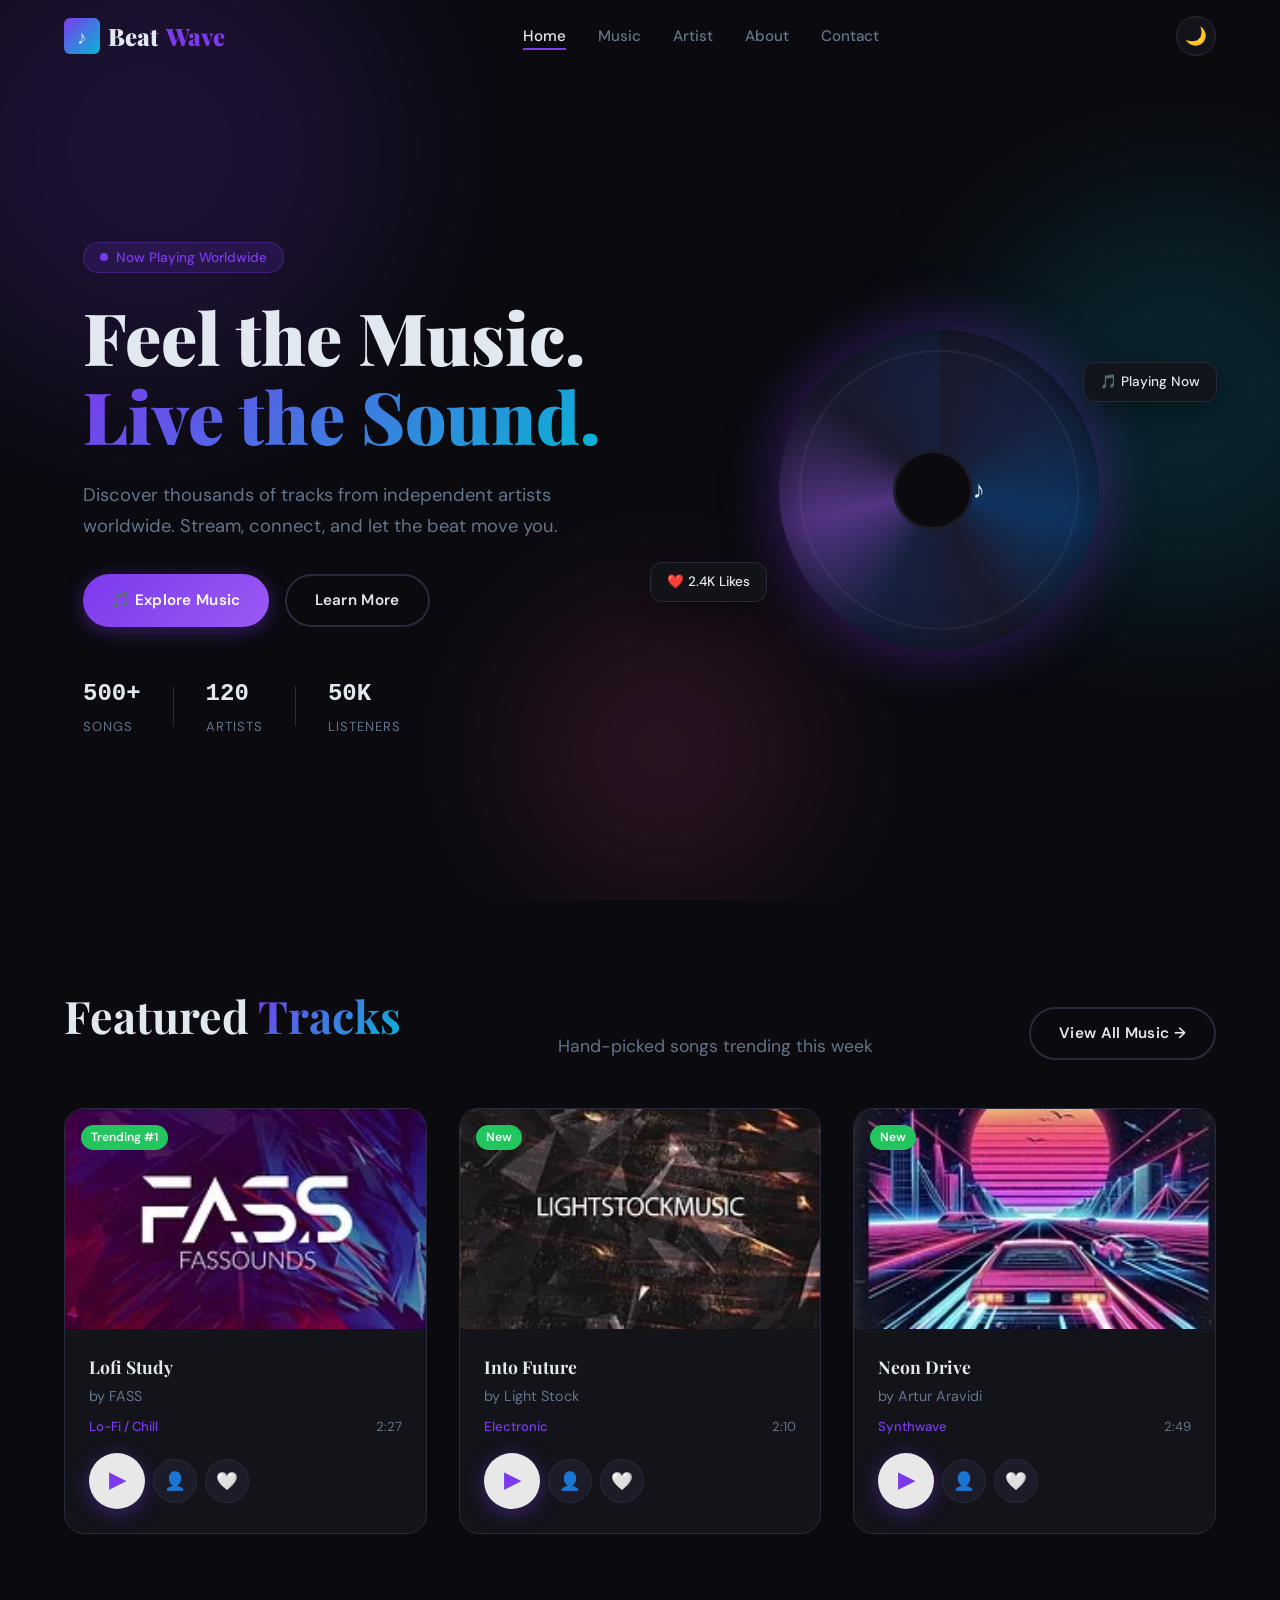
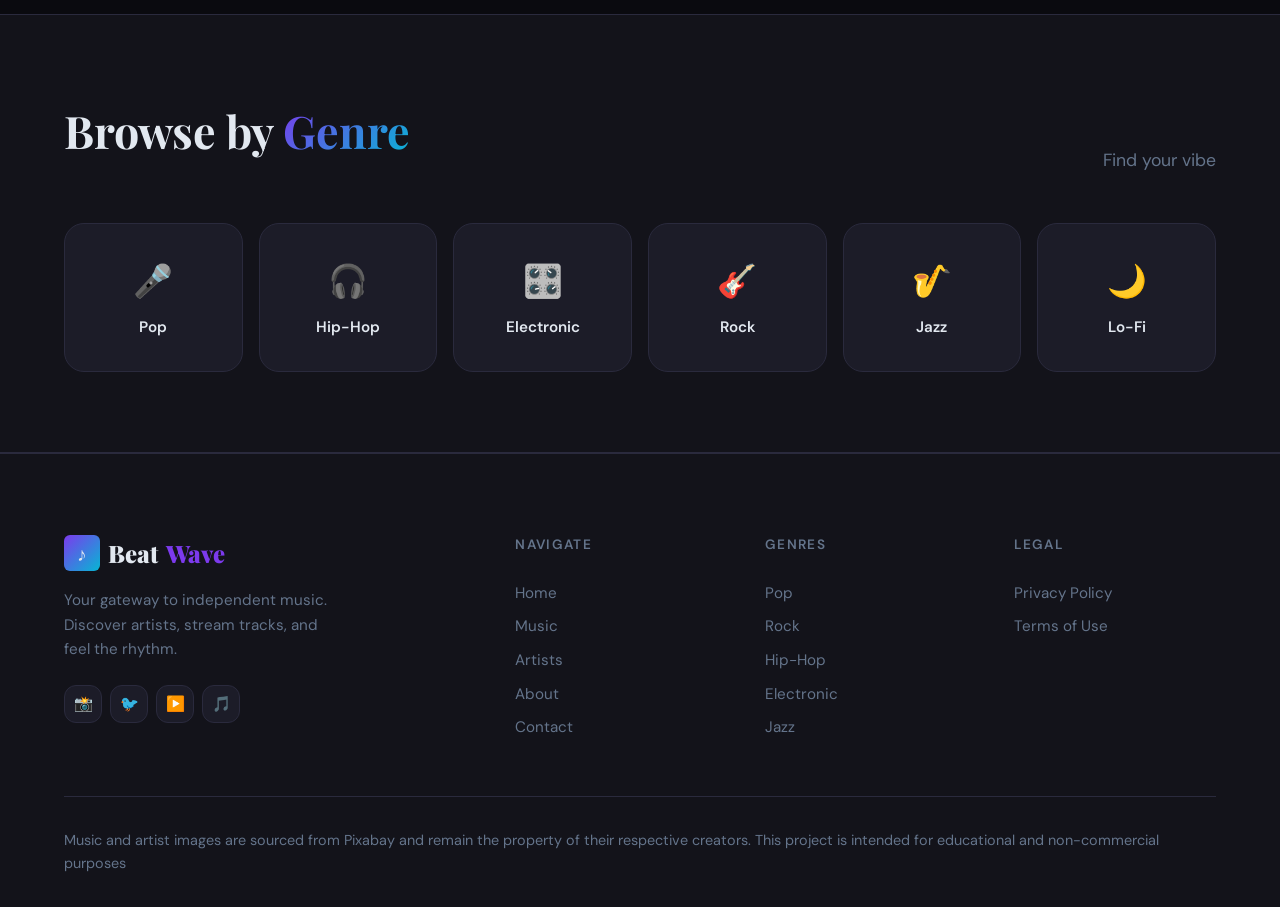
<file: index.html>
<!DOCTYPE html>
<!--
  CONCEPT: <!DOCTYPE html> tells the browser "this is modern HTML5".
  Always the FIRST line of every HTML file.
-->
<html lang="en">
<!--
  CONCEPT: <html> is the ROOT element — everything lives inside it.
  lang="en" helps screen readers and search engines.
-->

<head>
  <!--
    CONCEPT: <head> contains METADATA — info about the page
    that doesn't display in the browser window directly.
    Think of it as the page's "settings".
  -->
  <meta charset="UTF-8">
  <!--
    UTF-8: character encoding — ensures special characters
    like ©, é, ♪ display correctly.
  -->

  <meta name="viewport" content="width=device-width, initial-scale=1.0">
  <!--
    CRITICAL for responsive design!
    width=device-width: page width = screen width
    initial-scale=1.0: don't zoom in/out on load
    Without this, mobile browsers zoom out to show desktop version.
  -->

  <meta name="description" content="BeatWave — Discover and stream the music you love">
  <!-- Used by search engines and when sharing the link -->

  <title>BeatWave — Home</title>
  <!-- Tab title in the browser -->

  <!-- Google Fonts: load our custom fonts -->
  <link rel="preconnect" href="https://fonts.googleapis.com">
  <link href="https://fonts.googleapis.com/css2?family=Playfair+Display:wght@400;700;900&family=DM+Sans:wght@300;400;500;600&display=swap" rel="stylesheet">

  <!--
    CONCEPT: Link external CSS files.
    The browser reads these files and applies the styles.
    ORDER MATTERS: style.css first (base), responsive.css second (overrides).
  -->
  <link rel="stylesheet" href="css/style.css">
  <link rel="stylesheet" href="css/home.css">
  <link rel="stylesheet" href="css/music.css"> <!-- New CSS for music page -->
  <link rel="stylesheet" href="css/responsive.css">
  <!-- Tells browser not to request a favicon file -->
  <link rel="icon" href="data:image/svg+xml,<svg xmlns='http://www.w3.org/2000/svg' viewBox='0 0 100 100'><text y='.9em' font-size='90'>♪</text></svg>">
</head>

<body>
  <!--
    CONCEPT: <body> contains everything VISIBLE on the page.
    We structure it with SEMANTIC HTML tags:
    <header>, <nav>, <main>, <section>, <footer>
    These tags tell the browser (and screen readers) what
    each part of the page IS, not just how it looks.
  -->

  <!-- ═══════════════════════════════════════════════════════
       NAVIGATION BAR
       Used on ALL pages — same code, copy-paste to other pages.
       ═══════════════════════════════════════════════════════ -->
  <header>
    <nav class="navbar" role="navigation" aria-label="Main navigation">
      <div class="container">

        <!-- Logo -->
        <a href="index.html" class="nav-logo">
          <div class="logo-icon">♪</div>
          Beat<span class="accent-text">Wave</span>
        </a>

        <!-- Navigation Links -->
        <!-- CONCEPT: <ul> = unordered list, <li> = list item.
             Using a list for nav links is semantic HTML best practice. -->
        <ul class="nav-links">
          <li><a href="index.html"   class="nav-link">Home</a></li>
          <li><a href="music.html"   class="nav-link">Music</a></li>
          <li><a href="artist.html"  class="nav-link">Artist</a></li>
          <li><a href="about.html"   class="nav-link">About</a></li>
          <li><a href="contact.html" class="nav-link">Contact</a></li>
        </ul>

        <!-- Actions: theme toggle + hamburger -->
        <div class="nav-actions">
          <button class="theme-toggle" aria-label="Toggle theme">
            <span class="theme-icon">🌙</span>
          </button>
          <!-- Hamburger: 3 spans become the 3 lines -->
          <button class="hamburger" aria-label="Open menu" aria-expanded="false">
            <span></span>
            <span></span>
            <span></span>
          </button>
        </div>

      </div>
    </nav>
  </header>

  <!-- ═══════════════════════════════════════════════════════
       MAIN CONTENT
       ═══════════════════════════════════════════════════════ -->
  <main>

    <!-- ── HERO / BANNER SECTION ──────────────────────────── -->
    <!--
      CONCEPT: The "hero" is the first big section users see.
      data-reveal is a custom attribute our JS watches to
      animate elements as they scroll into view.
    -->
    <section class="hero" id="home">
      <!-- Background animated orbs (decorative) -->
      <div class="hero-bg">
        <div class="orb orb-1"></div>
        <div class="orb orb-2"></div>
        <div class="orb orb-3"></div>
      </div>

      <div class="container">
        <div class="hero-content" data-reveal>

          <div class="hero-badge">
            <span class="badge-dot"></span>
            Now Playing Worldwide
          </div>

          <h1 class="hero-title">
            Feel the Music.<br>
            <span class="gradient-text">Live the Sound.</span>
          </h1>

          <p class="hero-subtitle">
            Discover thousands of tracks from independent artists worldwide.
            Stream, connect, and let the beat move you.
          </p>

          <div class="hero-actions">
            <a href="music.html" class="btn btn-primary">
              🎵 Explore Music
            </a>
            <a href="about.html" class="btn btn-outline">
              Learn More
            </a>
          </div>

          <!-- Floating music stats -->
          <div class="hero-stats">
            <div class="stat">
              <span class="stat-number">500+</span>
              <span class="stat-label">Songs</span>
            </div>
            <div class="stat-divider"></div>
            <div class="stat">
              <span class="stat-number">120</span>
              <span class="stat-label">Artists</span>
            </div>
            <div class="stat-divider"></div>
            <div class="stat">
              <span class="stat-number">50K</span>
              <span class="stat-label">Listeners</span>
            </div>
          </div>

        </div>

        <!-- Floating album art preview -->
        <div class="hero-visual" data-reveal>
          <div class="vinyl-disc">
            <div class="vinyl-inner"></div>
            <div class="vinyl-label">♪</div>
          </div>
          <div class="floating-card card-1">
            <span>🎵</span> Playing Now
          </div>
          <div class="floating-card card-2">
            <span>❤️</span> 2.4K Likes
          </div>
        </div>
      </div>
    </section>

    <!-- ── FEATURED MUSIC SECTION ─────────────────────────── -->
    <section class="section featured-section" id="featured">
      <div class="container">

        <div class="section-header" data-reveal>
          <h2 class="section-title">
            Featured <span class="gradient-text">Tracks</span>
          </h2>
          <p class="section-subtitle">
            Hand-picked songs trending this week
          </p>
          <a href="music.html" class="btn btn-outline">View All Music →</a>
        </div>

        <!--
          CONCEPT: We're creating PLACEHOLDER cards here.
          In a real app, these would be generated dynamically
          by JavaScript fetching from a database.
          For now, we hard-code 3 sample cards.
        -->
        <div class="featured-grid">

          <!-- Featured Card 1 -->

          <article class="featured-card card" data-reveal>
            <div class="card-image">
              <div class="album-art art-1">
                <div class="album-art-overlay">
                  <button class="play-pause-btn" data-src="audio/song1.mp3" data-song="Lofi Study" aria-label="Play Lofi Study">
                  <span class="play-icon">▶</span>
                  </button>
                </div>
                <div class="music-waves" style="display:none">
                  <span></span><span></span><span></span><span></span><span></span>
                </div>
              </div>
              <span class="card-badge new-badge">Trending #1</span>
            </div>
            <div class="card-body">
              <h3 class="card-title">Lofi Study</h3>
              <p class="card-artist">by FASS</p>
              <div class="card-meta">
                <span class="card-genre">Lo-Fi / Chill</span>
                <span class="card-duration">2:27</span>
              </div>
              <div class="card-actions">
                <button class="btn btn-primary btn-sm play-pause-btn" 
                  data-src="audio/song1.mp3" 
                  data-song="Lofi Study">▶
                </button>
                <a href="artist.html?artist=FASS" class="btn-icon" title="View Artist">👤</a>
                <button class="btn-icon fav-btn" onclick="toggleFavorite(this, 'Lofi Study')" title="Add to Favorites">
                  🤍
                </button>
              </div>
            </div>
          </article>

          
          <!-- Featured Card 2 -->
          <article class="featured-card card" data-reveal>
            <div class="card-image">
              <div class="album-art art-2">
                <div class="album-art-overlay">
                  <button class="play-pause-btn" data-src="audio/song2.mp3" data-song="Into Future" aria-label="Play Into Future">
                  <span class="play-icon">▶</span>
                  </button>
                </div>
                <div class="music-waves" style="display:none">
                  <span></span><span></span><span></span><span></span><span></span>
                </div>
              </div>
              <span class="card-badge new-badge">New</span>
            </div>
            <div class="card-body">
              <h3 class="card-title">Into Future</h3>
              <p class="card-artist">by Light Stock</p>
              <div class="card-meta">
                <span class="card-genre">Electronic</span>
                <span class="card-duration">2:10</span>
              </div>
              <div class="card-actions">
                <button class="btn btn-primary btn-sm play-pause-btn" 
                  data-src="audio/song2.mp3" 
                  data-song="Midnight Drive">▶
                </button>
                <a href="artist.html?artist=axis-echo" class="btn-icon" title="View Artist">👤</a>
                <button class="btn-icon fav-btn" onclick="toggleFavorite(this, 'Into Future')" title="Add to Favorites">
                  🤍
                </button>
              </div>
            </div>
          </article>

          <!-- Featured Card 3 -->

          <article class="featured-card card" data-reveal>
            <div class="card-image">
              <div class="album-art art-3">
                <div class="album-art-overlay">
                  <button class="play-pause-btn" data-src="audio/song3.mp3" data-song="Neon Drive" aria-label="Play Neon Drive">
                    <span class="play-icon">▶</span>
                  </button>
                </div>
                <div class="music-waves" style="display:none">
                  <span></span><span></span><span></span><span></span><span></span>
                </div>
              </div>
              <span class="card-badge new-badge">New</span>
            </div>
            <div class="card-body">
              <h3 class="card-title">Neon Drive</h3>
              <p class="card-artist">by Artur Aravidi</p>
              <div class="card-meta">
                <span class="card-genre">Synthwave</span>
                <span class="card-duration">2:49</span>
              </div>
              <div class="card-actions">
                <button class="btn btn-primary btn-sm play-pause-btn" 
                  data-src="audio/song3.mp3" 
                  data-song="Neon Drive">▶
                </button>
                <a href="artist.html?artist=axis-echo" class="btn-icon" title="View Artist">👤</a>
                <button class="btn-icon fav-btn" onclick="toggleFavorite(this, 'Neon Drive')" title="Add to Favorites">
                  🤍
                </button>
              </div>
            </div>
          </article>

         

        </div>
      </div>
    </section>

    <!-- ── GENRE SECTION ──────────────────────────────────── -->
    <section class="section genre-section">
      <div class="container">

        <div class="section-header" data-reveal>
          <h2 class="section-title">Browse by <span class="gradient-text">Genre</span></h2>
          <p class="section-subtitle">Find your vibe</p>
        </div>

        <div class="genre-grid" data-reveal>
          <a href="music.html?genre=pop" class="genre-card">
            <span class="genre-icon">🎤</span>
            <span>Pop</span>
          </a>
          <a href="music.html?genre=hiphop" class="genre-card">
            <span class="genre-icon">🎧</span>
            <span>Hip-Hop</span>
          </a>
          <a href="music.html?genre=electronic" class="genre-card">
            <span class="genre-icon">🎛️</span>
            <span>Electronic</span>
          </a>
          <a href="music.html?genre=rock" class="genre-card">
            <span class="genre-icon">🎸</span>
            <span>Rock</span>
          </a>
          <a href="music.html?genre=jazz" class="genre-card">
            <span class="genre-icon">🎷</span>
            <span>Jazz</span>
          </a>
          <a href="music.html?genre=lofi" class="genre-card">
            <span class="genre-icon">🌙</span>
            <span>Lo-Fi</span>
          </a>
        </div>

      </div>
    </section>

  </main>

  <!-- ═══════════════════════════════════════════════════════
       FOOTER — same on all pages
       ═══════════════════════════════════════════════════════ -->
  <footer class="footer">
    <div class="container">
      <div class="footer-grid">

        <!-- Brand column -->
        <div class="footer-brand">
          <div class="nav-logo">
            <div class="logo-icon">♪</div>
            Beat<span class="accent-text">Wave</span>
          </div>
          <p>Your gateway to independent music. Discover artists, stream tracks, and feel the rhythm.</p>
          <div class="footer-social">
            <a href="#" class="social-btn" aria-label="Instagram">📸</a>
            <a href="#" class="social-btn" aria-label="Twitter">🐦</a>
            <a href="#" class="social-btn" aria-label="YouTube">▶️</a>
            <a href="#" class="social-btn" aria-label="Spotify">🎵</a>
          </div>
        </div>

        <!-- Quick links -->
        <div class="footer-col">
          <h4>Navigate</h4>
          <ul>
            <li><a href="index.html">Home</a></li>
            <li><a href="music.html">Music</a></li>
            <li><a href="artist.html">Artists</a></li>
            <li><a href="about.html">About</a></li>
            <li><a href="contact.html">Contact</a></li>
          </ul>
        </div>

        <!-- Genres -->
        <div class="footer-col">
          <h4>Genres</h4>
          <ul>
            <li><a href="music.html?genre=pop">Pop</a></li>
            <li><a href="music.html?genre=rock">Rock</a></li>
            <li><a href="music.html?genre=hiphop">Hip-Hop</a></li>
            <li><a href="music.html?genre=electronic">Electronic</a></li>
            <li><a href="music.html?genre=jazz">Jazz</a></li>
          </ul>
        </div>

        <!-- Legal -->
        <div class="footer-col">
          <h4>Legal</h4>
          <ul>
            <li><a href="privacy.html">Privacy Policy</a></li><li><a href="terms.html">Terms of Use</a></li>
          </ul>
        </div>

      </div>

      <!-- Copyright bar -->
      <div class="footer-bottom">
        <p>Music and artist images are sourced from Pixabay and remain the property of their respective creators.
          This project is intended for educational and non-commercial purposes
        </p>
      </div>
    </div>
  </footer>

  <!-- Toast container (JS creates toasts inside this) -->
  <div class="toast-container"></div>

  <!--
    CONCEPT: Scripts go at the END of <body>.
    WHY? The browser reads HTML top to bottom.
    If JS loads before the HTML elements exist, it can't
    find them. Putting scripts at the bottom ensures all
    elements are ready.

    main.js runs on EVERY page.
    home.js only runs on the home page.
  -->
  <script src="js/main.js"></script>
  <script src="js/home.js"></script>
  <script src="js/music.js"></script>
</body>
</html>
</file>
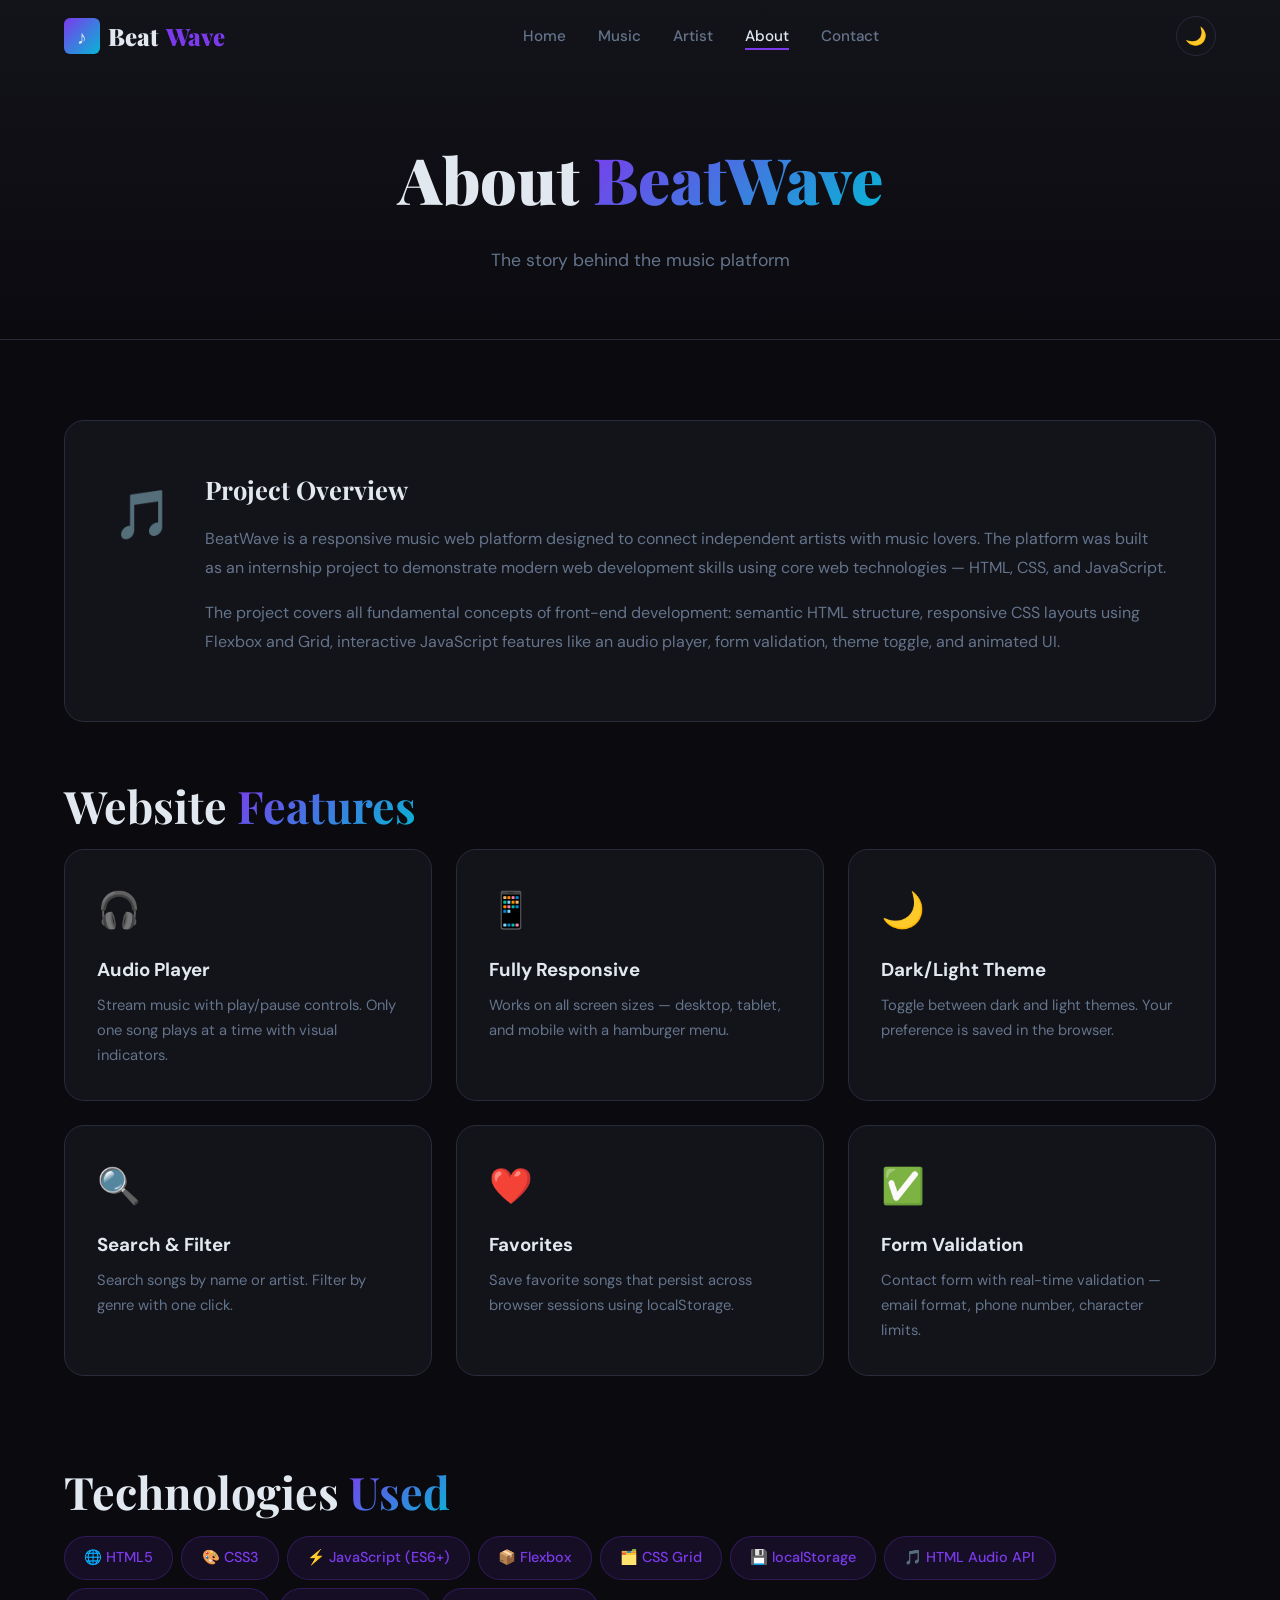
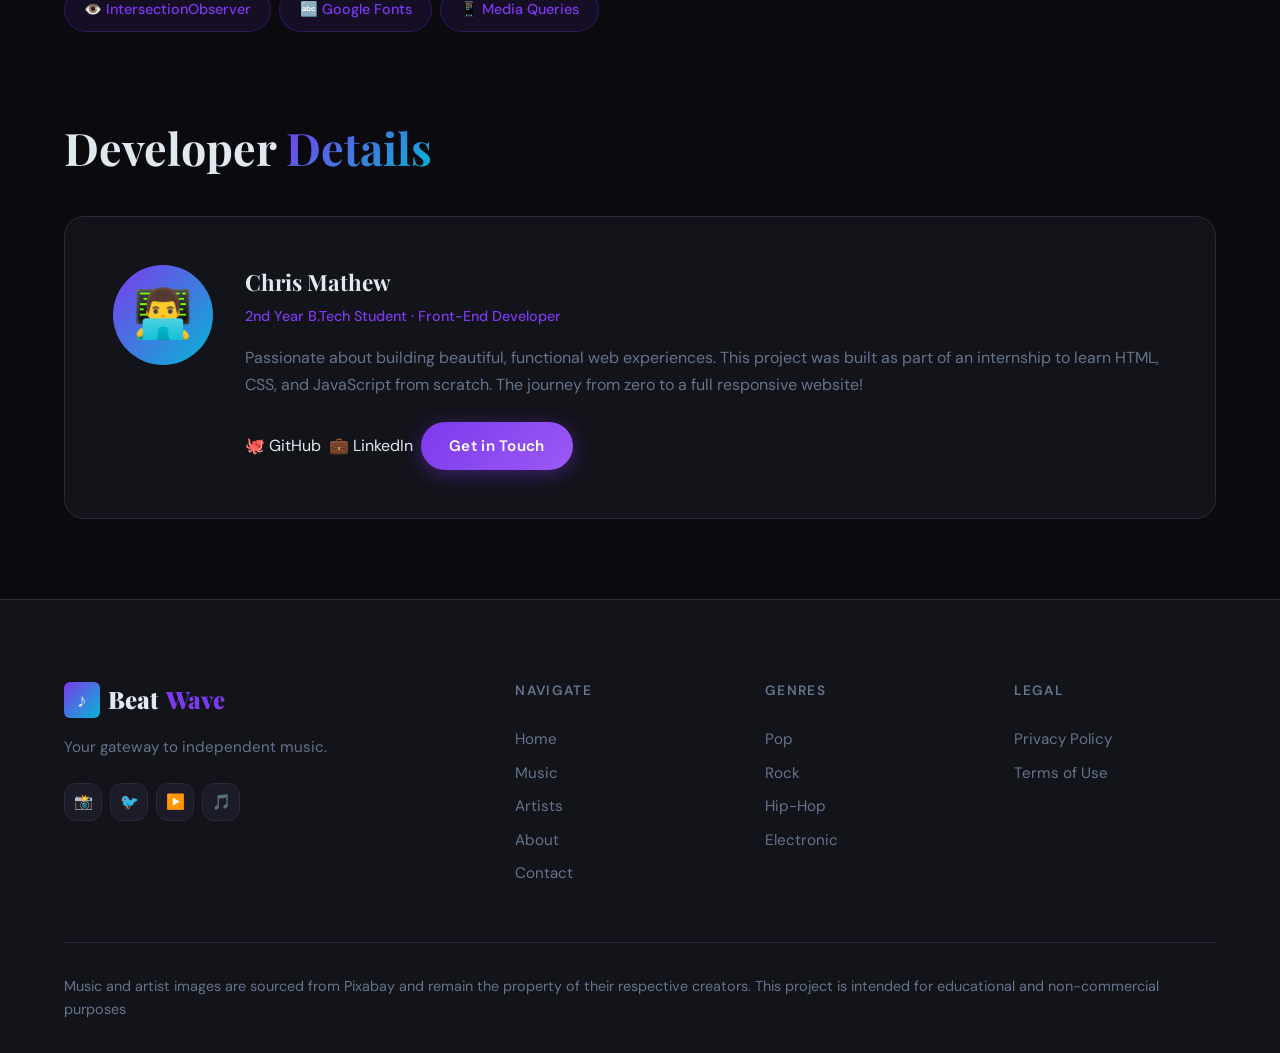
<file: about.html>
<!DOCTYPE html>
<html lang="en">
<head>
  <meta charset="UTF-8">
  <meta name="viewport" content="width=device-width, initial-scale=1.0">
  <title>BeatWave — About</title>
  <link rel="preconnect" href="https://fonts.googleapis.com">
  <link href="https://fonts.googleapis.com/css2?family=Playfair+Display:wght@400;700;900&family=DM+Sans:wght@300;400;500;600&display=swap" rel="stylesheet">
  <link rel="stylesheet" href="css/style.css">
  <link rel="stylesheet" href="css/about.css">
  <link rel="stylesheet" href="css/responsive.css">
  <!-- Tells browser not to request a favicon file -->
  <link rel="icon" href="data:image/svg+xml,<svg xmlns='http://www.w3.org/2000/svg' viewBox='0 0 100 100'><text y='.9em' font-size='90'>♪</text></svg>">
</head>
<body>

  <header>
    <nav class="navbar">
      <div class="container">
        <a href="index.html" class="nav-logo"><div class="logo-icon">♪</div>Beat<span class="accent-text">Wave</span></a>
        <ul class="nav-links">
          <li><a href="index.html" class="nav-link">Home</a></li>
          <li><a href="music.html" class="nav-link">Music</a></li>
          <li><a href="artist.html" class="nav-link">Artist</a></li>
          <li><a href="about.html" class="nav-link">About</a></li>
          <li><a href="contact.html" class="nav-link">Contact</a></li>
        </ul>
        <div class="nav-actions">
          <button class="theme-toggle"><span class="theme-icon">🌙</span></button>
          <button class="hamburger"><span></span><span></span><span></span></button>
        </div>
      </div>
    </nav>
  </header>

  <main>
    <div class="page-header">
      <div class="container">
        <h1>About <span class="gradient-text">BeatWave</span></h1>
        <p>The story behind the music platform</p>
      </div>
    </div>

    <section class="section">
      <div class="container">

        <!-- Project Overview -->
        <div class="about-block" data-reveal>
          <div class="about-icon">🎵</div>
          <div class="about-content">
            <h2>Project Overview</h2>
            <p>
              BeatWave is a responsive music web platform designed to connect independent artists
              with music lovers. The platform was built as an internship project to demonstrate
              modern web development skills using core web technologies — HTML, CSS, and JavaScript.
            </p>
            <p>
              The project covers all fundamental concepts of front-end development: semantic HTML
              structure, responsive CSS layouts using Flexbox and Grid, interactive JavaScript
              features like an audio player, form validation, theme toggle, and animated UI.
            </p>
          </div>
        </div>

        <!-- Features Grid -->
        <div class="section-header" data-reveal>
          <h2 class="section-title">Website <span class="gradient-text">Features</span></h2>
        </div>

        <div class="features-grid" data-reveal>
          <div class="feature-card">
            <div class="feature-icon">🎧</div>
            <h3>Audio Player</h3>
            <p>Stream music with play/pause controls. Only one song plays at a time with visual indicators.</p>
          </div>
          <div class="feature-card">
            <div class="feature-icon">📱</div>
            <h3>Fully Responsive</h3>
            <p>Works on all screen sizes — desktop, tablet, and mobile with a hamburger menu.</p>
          </div>
          <div class="feature-card">
            <div class="feature-icon">🌙</div>
            <h3>Dark/Light Theme</h3>
            <p>Toggle between dark and light themes. Your preference is saved in the browser.</p>
          </div>
          <div class="feature-card">
            <div class="feature-icon">🔍</div>
            <h3>Search & Filter</h3>
            <p>Search songs by name or artist. Filter by genre with one click.</p>
          </div>
          <div class="feature-card">
            <div class="feature-icon">❤️</div>
            <h3>Favorites</h3>
            <p>Save favorite songs that persist across browser sessions using localStorage.</p>
          </div>
          <div class="feature-card">
            <div class="feature-icon">✅</div>
            <h3>Form Validation</h3>
            <p>Contact form with real-time validation — email format, phone number, character limits.</p>
          </div>
        </div>

        <!-- Technologies Used -->
        <div class="section-header" data-reveal style="margin-top: 3rem">
          <h2 class="section-title">Technologies <span class="gradient-text">Used</span></h2>
        </div>

        <div class="tech-grid" data-reveal>
          <div class="tech-pill">🌐 HTML5</div>
          <div class="tech-pill">🎨 CSS3</div>
          <div class="tech-pill">⚡ JavaScript (ES6+)</div>
          <div class="tech-pill">📦 Flexbox</div>
          <div class="tech-pill">🗂️ CSS Grid</div>
          <div class="tech-pill">💾 localStorage</div>
          <div class="tech-pill">🎵 HTML Audio API</div>
          <div class="tech-pill">👁️ IntersectionObserver</div>
          <div class="tech-pill">🔤 Google Fonts</div>
          <div class="tech-pill">📱 Media Queries</div>
        </div>

        <!-- Developer Details -->
        <div class="developer-section" data-reveal>
          <h2 class="section-title" style="margin-bottom: 2rem">Developer <span class="gradient-text">Details</span></h2>
          <div class="developer-card">
            <div class="developer-avatar">👨‍💻</div>
            <div class="developer-info">
              <h3>Chris Mathew</h3>
              <p class="developer-role">2nd Year B.Tech Student · Front-End Developer</p>
              <p class="developer-bio">
                Passionate about building beautiful, functional web experiences. This project was
                built as part of an internship to learn HTML, CSS, and JavaScript from scratch.
                The journey from zero to a full responsive website!
              </p>
              <div class="developer-links">
                <a href="https://github.com/cmatver-2" class="social-link">🐙 GitHub</a>
                <a href="https://www.linkedin.com/in/chrismathewv/" class="social-link">💼 LinkedIn</a>
                <a href="contact.html" class="btn btn-primary btn-sm">Get in Touch</a>
              </div>
            </div>
          </div>
        </div>

      </div>
    </section>
  </main>

  <footer class="footer">
    <div class="container">
      <div class="footer-grid">
        <div class="footer-brand">
          <div class="nav-logo"><div class="logo-icon">♪</div>Beat<span class="accent-text">Wave</span></div>
          <p>Your gateway to independent music.</p>
          <div class="footer-social">
            <a href="#" class="social-btn">📸</a><a href="#" class="social-btn">🐦</a>
            <a href="#" class="social-btn">▶️</a><a href="#" class="social-btn">🎵</a>
          </div>
        </div>
        <div class="footer-col"><h4>Navigate</h4><ul>
          <li><a href="index.html">Home</a></li><li><a href="music.html">Music</a></li>
          <li><a href="artist.html">Artists</a></li><li><a href="about.html">About</a></li>
          <li><a href="contact.html">Contact</a></li>
        </ul></div>
        <div class="footer-col"><h4>Genres</h4><ul>
          <li><a href="music.html?genre=pop">Pop</a></li><li><a href="music.html?genre=rock">Rock</a></li>
          <li><a href="music.html?genre=hiphop">Hip-Hop</a></li><li><a href="music.html?genre=electronic">Electronic</a></li>
        </ul></div>
        <div class="footer-col"><h4>Legal</h4><ul>
          <li><a href="privacy.html">Privacy Policy</a></li><li><a href="terms.html">Terms of Use</a></li>
        </ul></div>
      </div>
      <div class="footer-bottom">
        <p>Music and artist images are sourced from Pixabay and remain the property of their respective creators.
          This project is intended for educational and non-commercial purposes
        </p>
      </div>
    </div>
  </footer>

  <div class="toast-container"></div>
  <script src="js/main.js"></script>
</body>
</html>
</file>
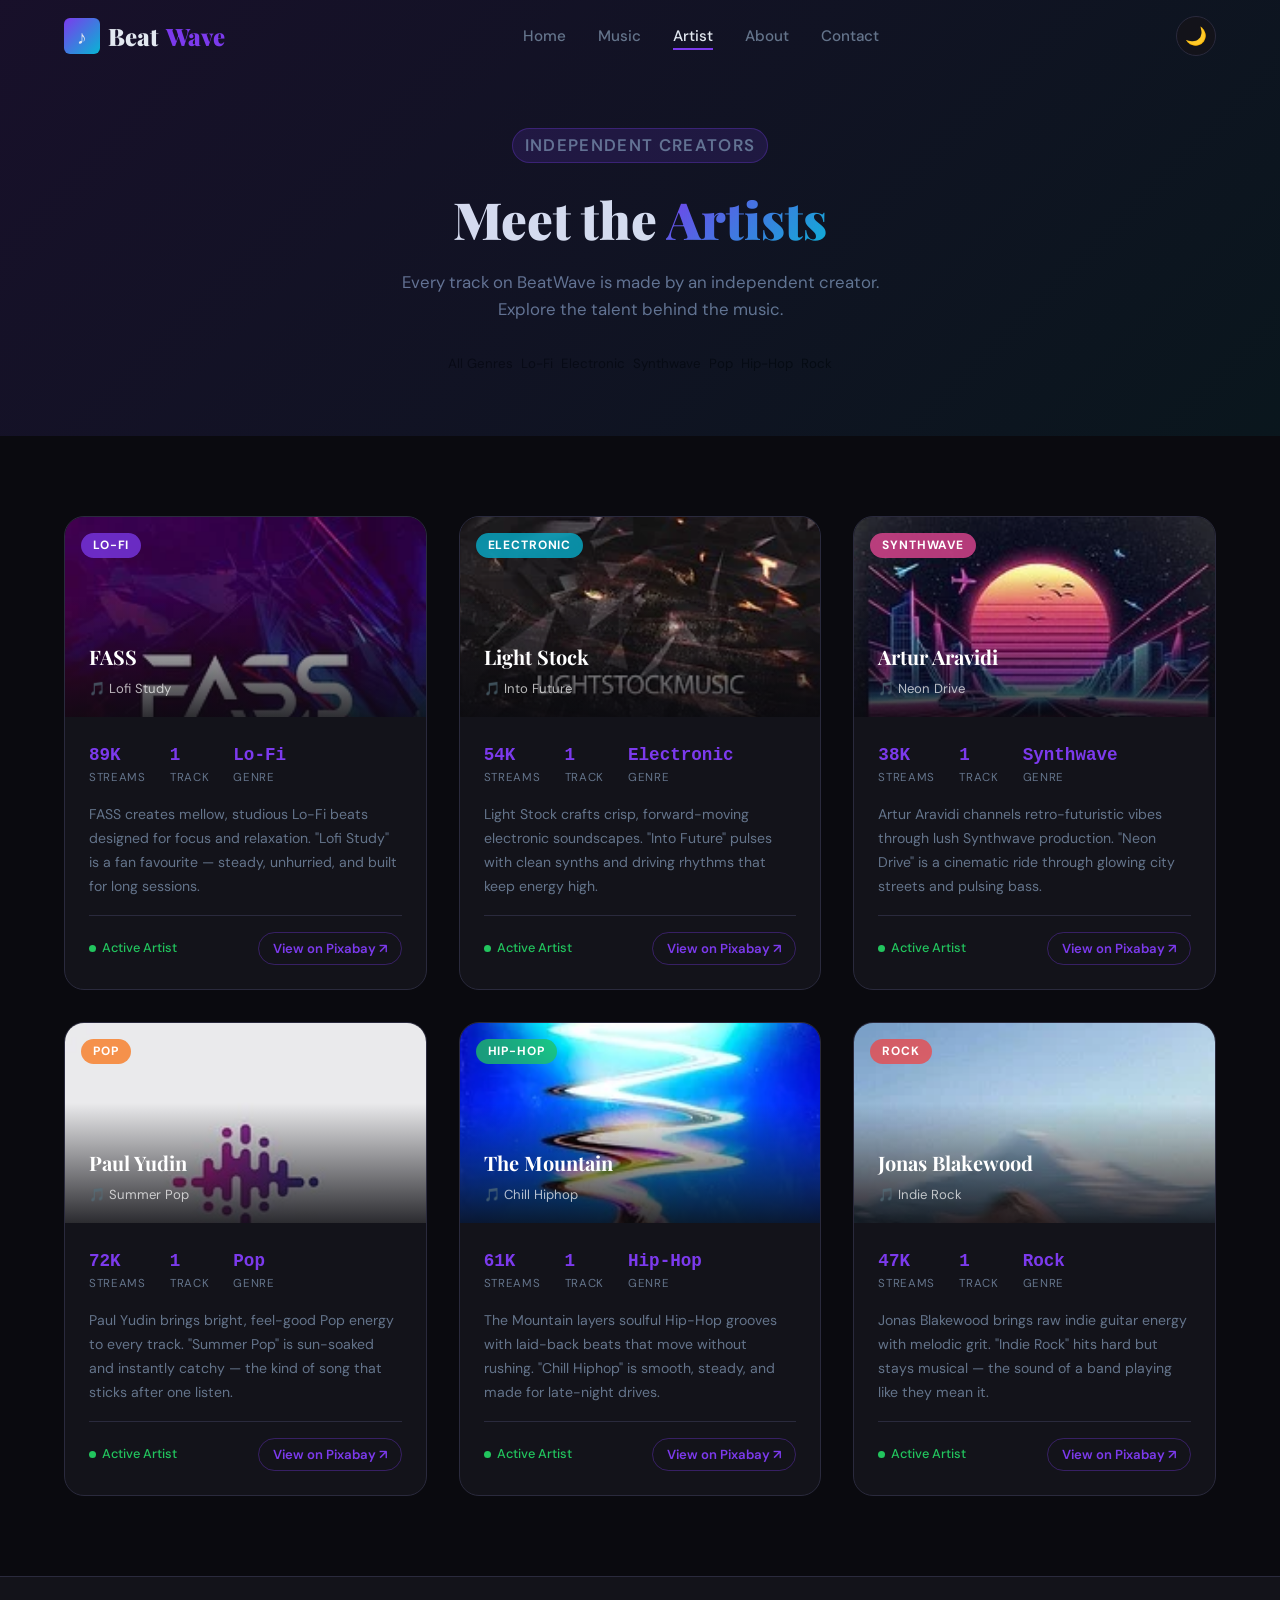
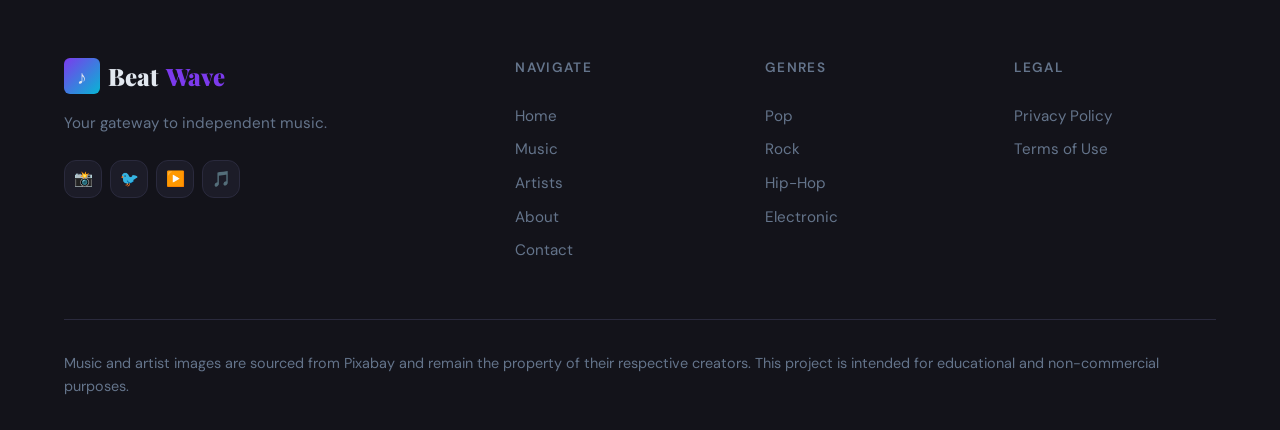
<file: artist.html>
<!DOCTYPE html>
<html lang="en">
<head>
  <meta charset="UTF-8">
  <meta name="viewport" content="width=device-width, initial-scale=1.0">
  <title>BeatWave — Artists</title>
  <link rel="preconnect" href="https://fonts.googleapis.com">
  <link href="https://fonts.googleapis.com/css2?family=Playfair+Display:wght@400;700;900&family=DM+Sans:wght@300;400;500;600&display=swap" rel="stylesheet">
  <link rel="stylesheet" href="css/style.css">
  <link rel="stylesheet" href="css/artist.css">
  <link rel="stylesheet" href="css/responsive.css">
  <link rel="icon" href="data:image/svg+xml,<svg xmlns='http://www.w3.org/2000/svg' viewBox='0 0 100 100'><text y='.9em' font-size='90'>♪</text></svg>">
  <style>
    /* ── ARTISTS PAGE SPECIFIC STYLES ── */

    /* Page intro banner */
    .artists-hero {
      padding: 8rem 0 4rem;
      position: relative;
      overflow: hidden;
      text-align: center;
    }

    .artists-hero-bg {
      position: absolute;
      inset: 0;
      background: linear-gradient(135deg, rgba(124,58,237,0.12), rgba(6,182,212,0.07));
      pointer-events: none;
    }

    .artists-hero h1 {
      font-family: var(--font-display);
      font-size: clamp(2rem, 5vw, 3.2rem);
      font-weight: 900;
      margin-bottom: var(--space-sm);
    }

    .artists-hero p {
      color: var(--color-text-muted);
      font-size: 1.05rem;
      max-width: 520px;
      margin: 0 auto var(--space-xl);
    }

    /* Genre filter bar */
    .artist-filters {
      display: flex;
      justify-content: center;
      flex-wrap: wrap;
      gap: var(--space-sm);
      margin-top: var(--space-lg);
    }

    /* ── ARTIST GRID ── */
    .artists-grid {
      display: grid;
      grid-template-columns: repeat(3, 1fr);
      gap: var(--space-xl);
    }

    /* ── ARTIST CARD ── */
    .artist-card {
      background: var(--color-surface);
      border: 1px solid var(--color-border);
      border-radius: var(--radius-lg);
      overflow: hidden;
      transition: all var(--transition);
      display: flex;
      flex-direction: column;
    }

    .artist-card:hover {
      border-color: var(--color-accent);
      transform: translateY(-6px);
      box-shadow: var(--shadow-card), 0 0 0 1px var(--color-accent);
    }

    /* Card art header — uses real artist images */
    .artist-card-art {
      height: 200px;
      position: relative;
      overflow: hidden;
      background-size: cover;
      background-position: center top;
    }

    .artist-card-art::after {
      content: '';
      position: absolute;
      inset: 0;
      background: linear-gradient(to bottom, transparent 40%, rgba(10,10,15,0.85) 100%);
    }

    /* Genre badge overlaid on image */
    .artist-genre-badge {
      position: absolute;
      top: var(--space-md);
      left: var(--space-md);
      padding: 3px 12px;
      border-radius: var(--radius-full);
      font-size: 0.75rem;
      font-weight: 700;
      text-transform: uppercase;
      letter-spacing: 0.07em;
      z-index: 1;
      backdrop-filter: blur(6px);
    }

    /* Genre colour coding */
    .badge-lofi       { background: rgba(124,58,237,0.75); color: #fff; }
    .badge-electronic { background: rgba(6,182,212,0.75);  color: #fff; }
    .badge-synthwave  { background: rgba(236,72,153,0.75); color: #fff; }
    .badge-pop        { background: rgba(249,115,22,0.75); color: #fff; }
    .badge-hiphop     { background: rgba(34,197,94,0.75);  color: #fff; }
    .badge-rock       { background: rgba(239,68,68,0.75);  color: #fff; }

    /* Artist name sits on the gradient at the bottom of the image */
    .artist-card-name-overlay {
      position: absolute;
      bottom: 0;
      left: 0;
      right: 0;
      padding: var(--space-md) var(--space-lg);
      z-index: 1;
    }

    .artist-card-name-overlay h3 {
      font-family: var(--font-display);
      font-size: 1.25rem;
      font-weight: 700;
      color: #fff;
      margin-bottom: 2px;
    }

    .artist-card-name-overlay .artist-song {
      font-size: 0.82rem;
      color: rgba(255,255,255,0.7);
    }

    /* Card body */
    .artist-card-body {
      padding: var(--space-lg);
      display: flex;
      flex-direction: column;
      gap: var(--space-md);
      flex: 1;
    }

    /* Stats row */
    .artist-card-stats {
      display: flex;
      gap: var(--space-lg);
    }

    .ac-stat {
      display: flex;
      flex-direction: column;
    }

    .ac-stat-num {
      font-family: var(--font-mono);
      font-size: 1.1rem;
      font-weight: 700;
      color: var(--color-accent);
    }

    .ac-stat-label {
      font-size: 0.72rem;
      color: var(--color-text-muted);
      text-transform: uppercase;
      letter-spacing: 0.06em;
    }

    /* Short artist blurb */
    .artist-card-bio {
      color: var(--color-text-muted);
      font-size: 0.88rem;
      line-height: 1.7;
      flex: 1;
    }

    /* Card footer: active status + link */
    .artist-card-footer {
      display: flex;
      align-items: center;
      justify-content: space-between;
      padding-top: var(--space-md);
      border-top: 1px solid var(--color-border);
      margin-top: auto;
    }

    .artist-active-pill {
      display: flex;
      align-items: center;
      gap: 6px;
      font-size: 0.8rem;
      color: var(--color-success);
      font-weight: 500;
    }

    .active-dot {
      width: 7px; height: 7px;
      border-radius: 50%;
      background: var(--color-success);
      animation: pulse 2s infinite;
    }

    .artist-pixabay-link {
      display: inline-flex;
      align-items: center;
      gap: 5px;
      font-size: 0.82rem;
      font-weight: 600;
      color: var(--color-accent);
      padding: 5px 14px;
      border: 1px solid rgba(124,58,237,0.35);
      border-radius: var(--radius-full);
      transition: all var(--transition);
    }

    .artist-pixabay-link:hover {
      background: var(--color-accent);
      color: #fff;
      border-color: var(--color-accent);
    }

    /* ── ARTIST IMAGES using site's existing art classes ── */
    .acard-art-1 { background-image: url('images/FASS.webp'); }
    .acard-art-2 { background-image: url('images/light-stock.webp'); }
    .acard-art-3 { background-image: url('images/artur-aravidi.webp'); }
    .acard-art-4 { background-image: url('images/paul-yudin.webp'); }
    .acard-art-5 { background-image: url('images/the-mountain.webp'); }
    .acard-art-6 { background-image: url('images/jonas-blakewood.webp'); }

    /* ── HIDDEN (filtered out) ── */
    .artist-card.hidden { display: none; }

    /* ── RESPONSIVE ── */
    @media (max-width: 1024px) {
      .artists-grid { grid-template-columns: repeat(2, 1fr); }
    }
    @media (max-width: 600px) {
      .artists-grid { grid-template-columns: 1fr; }
    }
  </style>
</head>
<body>

  <!-- NAVBAR -->
  <header>
    <nav class="navbar">
      <div class="container">
        <a href="index.html" class="nav-logo">
          <div class="logo-icon">♪</div>Beat<span class="accent-text">Wave</span>
        </a>
        <ul class="nav-links">
          <li><a href="index.html"   class="nav-link">Home</a></li>
          <li><a href="music.html"   class="nav-link">Music</a></li>
          <li><a href="artist.html"  class="nav-link">Artist</a></li>
          <li><a href="about.html"   class="nav-link">About</a></li>
          <li><a href="contact.html" class="nav-link">Contact</a></li>
        </ul>
        <div class="nav-actions">
          <button class="theme-toggle"><span class="theme-icon">🌙</span></button>
          <button class="hamburger"><span></span><span></span><span></span></button>
        </div>
      </div>
    </nav>
  </header>

  <main>

    <!-- HERO / PAGE HEADER -->
    <section class="artists-hero">
      <div class="artists-hero-bg"></div>
      <div class="container">
        <p class="artist-meta-tag" style="display:inline-block; margin-bottom: var(--space-md);">Independent Creators</p>
        <h1>Meet the <span class="gradient-text">Artists</span></h1>
        <p>Every track on BeatWave is made by an independent creator. Explore the talent behind the music.</p>

        <!-- Genre filter buttons -->
        <div class="artist-filters" data-reveal>
          <button class="filter-btn active" data-filter="all">All Genres</button>
          <button class="filter-btn" data-filter="lofi">Lo-Fi</button>
          <button class="filter-btn" data-filter="electronic">Electronic</button>
          <button class="filter-btn" data-filter="synthwave">Synthwave</button>
          <button class="filter-btn" data-filter="pop">Pop</button>
          <button class="filter-btn" data-filter="hiphop">Hip-Hop</button>
          <button class="filter-btn" data-filter="rock">Rock</button>
        </div>
      </div>
    </section>

    <!-- ARTISTS GRID -->
    <section class="section">
      <div class="container">
        <div class="artists-grid" id="artists-grid">

          <!-- ── 1. FASS ── -->
          <article class="artist-card" data-genre="lofi" data-reveal>
            <div class="artist-card-art acard-art-1">
              <span class="artist-genre-badge badge-lofi">Lo-Fi</span>
              <div class="artist-card-name-overlay">
                <h3>FASS</h3>
                <span class="artist-song">🎵 Lofi Study</span>
              </div>
            </div>
            <div class="artist-card-body">
              <div class="artist-card-stats">
                <div class="ac-stat">
                  <span class="ac-stat-num">89K</span>
                  <span class="ac-stat-label">Streams</span>
                </div>
                <div class="ac-stat">
                  <span class="ac-stat-num">1</span>
                  <span class="ac-stat-label">Track</span>
                </div>
                <div class="ac-stat">
                  <span class="ac-stat-num">Lo-Fi</span>
                  <span class="ac-stat-label">Genre</span>
                </div>
              </div>
              <p class="artist-card-bio">
                FASS creates mellow, studious Lo-Fi beats designed for focus and relaxation.
                "Lofi Study" is a fan favourite — steady, unhurried, and built for long sessions.
              </p>
              <div class="artist-card-footer">
                <span class="artist-active-pill">
                  <span class="active-dot"></span> Active Artist
                </span>
                <a
                  href="https://pixabay.com/users/fassounds-3433550/"
                  target="_blank"
                  rel="noopener"
                  class="artist-pixabay-link"
                >
                  View on Pixabay ↗
                </a>
              </div>
            </div>
          </article>

          <!-- ── 2. LIGHT STOCK ── -->
          <article class="artist-card" data-genre="electronic" data-reveal>
            <div class="artist-card-art acard-art-2">
              <span class="artist-genre-badge badge-electronic">Electronic</span>
              <div class="artist-card-name-overlay">
                <h3>Light Stock</h3>
                <span class="artist-song">🎵 Into Future</span>
              </div>
            </div>
            <div class="artist-card-body">
              <div class="artist-card-stats">
                <div class="ac-stat">
                  <span class="ac-stat-num">54K</span>
                  <span class="ac-stat-label">Streams</span>
                </div>
                <div class="ac-stat">
                  <span class="ac-stat-num">1</span>
                  <span class="ac-stat-label">Track</span>
                </div>
                <div class="ac-stat">
                  <span class="ac-stat-num">Electronic</span>
                  <span class="ac-stat-label">Genre</span>
                </div>
              </div>
              <p class="artist-card-bio">
                Light Stock crafts crisp, forward-moving electronic soundscapes.
                "Into Future" pulses with clean synths and driving rhythms that keep energy high.
              </p>
              <div class="artist-card-footer">
                <span class="artist-active-pill">
                  <span class="active-dot"></span> Active Artist
                </span>
                <a
                  href="https://pixabay.com/users/lightstockmusic-42423261/"
                  target="_blank"
                  rel="noopener"
                  class="artist-pixabay-link"
                >
                  View on Pixabay ↗
                </a>
              </div>
            </div>
          </article>

          <!-- ── 3. ARTUR ARAVIDI ── -->
          <article class="artist-card" data-genre="synthwave" data-reveal>
            <div class="artist-card-art acard-art-3">
              <span class="artist-genre-badge badge-synthwave">Synthwave</span>
              <div class="artist-card-name-overlay">
                <h3>Artur Aravidi</h3>
                <span class="artist-song">🎵 Neon Drive</span>
              </div>
            </div>
            <div class="artist-card-body">
              <div class="artist-card-stats">
                <div class="ac-stat">
                  <span class="ac-stat-num">38K</span>
                  <span class="ac-stat-label">Streams</span>
                </div>
                <div class="ac-stat">
                  <span class="ac-stat-num">1</span>
                  <span class="ac-stat-label">Track</span>
                </div>
                <div class="ac-stat">
                  <span class="ac-stat-num">Synthwave</span>
                  <span class="ac-stat-label">Genre</span>
                </div>
              </div>
              <p class="artist-card-bio">
                Artur Aravidi channels retro-futuristic vibes through lush Synthwave production.
                "Neon Drive" is a cinematic ride through glowing city streets and pulsing bass.
              </p>
              <div class="artist-card-footer">
                <span class="artist-active-pill">
                  <span class="active-dot"></span> Active Artist
                </span>
                <a
                  href="https://pixabay.com/users/artur_aravidi_music-37133175/"
                  target="_blank"
                  rel="noopener"
                  class="artist-pixabay-link"
                >
                  View on Pixabay ↗
                </a>
              </div>
            </div>
          </article>

          <!-- ── 4. PAUL YUDIN ── -->
          <article class="artist-card" data-genre="pop" data-reveal>
            <div class="artist-card-art acard-art-4">
              <span class="artist-genre-badge badge-pop">Pop</span>
              <div class="artist-card-name-overlay">
                <h3>Paul Yudin</h3>
                <span class="artist-song">🎵 Summer Pop</span>
              </div>
            </div>
            <div class="artist-card-body">
              <div class="artist-card-stats">
                <div class="ac-stat">
                  <span class="ac-stat-num">72K</span>
                  <span class="ac-stat-label">Streams</span>
                </div>
                <div class="ac-stat">
                  <span class="ac-stat-num">1</span>
                  <span class="ac-stat-label">Track</span>
                </div>
                <div class="ac-stat">
                  <span class="ac-stat-num">Pop</span>
                  <span class="ac-stat-label">Genre</span>
                </div>
              </div>
              <p class="artist-card-bio">
                Paul Yudin brings bright, feel-good Pop energy to every track. "Summer Pop"
                is sun-soaked and instantly catchy — the kind of song that sticks after one listen.
              </p>
              <div class="artist-card-footer">
                <span class="artist-active-pill">
                  <span class="active-dot"></span> Active Artist
                </span>
                <a
                  href="https://pixabay.com/users/paulyudin-27739282/"
                  target="_blank"
                  rel="noopener"
                  class="artist-pixabay-link"
                >
                  View on Pixabay ↗
                </a>
              </div>
            </div>
          </article>

          <!-- ── 5. THE MOUNTAIN ── -->
          <article class="artist-card" data-genre="hiphop" data-reveal>
            <div class="artist-card-art acard-art-5">
              <span class="artist-genre-badge badge-hiphop">Hip-Hop</span>
              <div class="artist-card-name-overlay">
                <h3>The Mountain</h3>
                <span class="artist-song">🎵 Chill Hiphop</span>
              </div>
            </div>
            <div class="artist-card-body">
              <div class="artist-card-stats">
                <div class="ac-stat">
                  <span class="ac-stat-num">61K</span>
                  <span class="ac-stat-label">Streams</span>
                </div>
                <div class="ac-stat">
                  <span class="ac-stat-num">1</span>
                  <span class="ac-stat-label">Track</span>
                </div>
                <div class="ac-stat">
                  <span class="ac-stat-num">Hip-Hop</span>
                  <span class="ac-stat-label">Genre</span>
                </div>
              </div>
              <p class="artist-card-bio">
                The Mountain layers soulful Hip-Hop grooves with laid-back beats that move
                without rushing. "Chill Hiphop" is smooth, steady, and made for late-night drives.
              </p>
              <div class="artist-card-footer">
                <span class="artist-active-pill">
                  <span class="active-dot"></span> Active Artist
                </span>
                <a
                  href="https://pixabay.com/users/the_mountain-3616498/"
                  target="_blank"
                  rel="noopener"
                  class="artist-pixabay-link"
                >
                  View on Pixabay ↗
                </a>
              </div>
            </div>
          </article>

          <!-- ── 6. JONAS BLAKEWOOD ── -->
          <article class="artist-card" data-genre="rock" data-reveal>
            <div class="artist-card-art acard-art-6">
              <span class="artist-genre-badge badge-rock">Rock</span>
              <div class="artist-card-name-overlay">
                <h3>Jonas Blakewood</h3>
                <span class="artist-song">🎵 Indie Rock</span>
              </div>
            </div>
            <div class="artist-card-body">
              <div class="artist-card-stats">
                <div class="ac-stat">
                  <span class="ac-stat-num">47K</span>
                  <span class="ac-stat-label">Streams</span>
                </div>
                <div class="ac-stat">
                  <span class="ac-stat-num">1</span>
                  <span class="ac-stat-label">Track</span>
                </div>
                <div class="ac-stat">
                  <span class="ac-stat-num">Rock</span>
                  <span class="ac-stat-label">Genre</span>
                </div>
              </div>
              <p class="artist-card-bio">
                Jonas Blakewood brings raw indie guitar energy with melodic grit. "Indie Rock"
                hits hard but stays musical — the sound of a band playing like they mean it.
              </p>
              <div class="artist-card-footer">
                <span class="artist-active-pill">
                  <span class="active-dot"></span> Active Artist
                </span>
                <a
                  href="https://pixabay.com/users/jonasblakewood-48502311/"
                  target="_blank"
                  rel="noopener"
                  class="artist-pixabay-link"
                >
                  View on Pixabay ↗
                </a>
              </div>
            </div>
          </article>

        </div><!-- /artists-grid -->

        <!-- No results message -->
        <div id="no-artist-results" style="display:none; text-align:center; padding: var(--space-3xl); color: var(--color-text-muted); font-size:1.1rem;">
          😕 No artists found for that genre.
        </div>

      </div>
    </section>

  </main>

  <!-- FOOTER -->
  <footer class="footer">
    <div class="container">
      <div class="footer-grid">
        <div class="footer-brand">
          <div class="nav-logo"><div class="logo-icon">♪</div>Beat<span class="accent-text">Wave</span></div>
          <p>Your gateway to independent music.</p>
          <div class="footer-social">
            <a href="#" class="social-btn">📸</a><a href="#" class="social-btn">🐦</a>
            <a href="#" class="social-btn">▶️</a><a href="#" class="social-btn">🎵</a>
          </div>
        </div>
        <div class="footer-col"><h4>Navigate</h4><ul>
          <li><a href="index.html">Home</a></li><li><a href="music.html">Music</a></li>
          <li><a href="artist.html">Artists</a></li><li><a href="about.html">About</a></li>
          <li><a href="contact.html">Contact</a></li>
        </ul></div>
        <div class="footer-col"><h4>Genres</h4><ul>
          <li><a href="music.html?genre=pop">Pop</a></li><li><a href="music.html?genre=rock">Rock</a></li>
          <li><a href="music.html?genre=hiphop">Hip-Hop</a></li><li><a href="music.html?genre=electronic">Electronic</a></li>
        </ul></div>
        <div class="footer-col"><h4>Legal</h4><ul>
          <li><a href="privacy.html">Privacy Policy</a></li><li><a href="terms.html">Terms of Use</a></li>
        </ul></div>
      </div>
      <div class="footer-bottom">
        <p>Music and artist images are sourced from Pixabay and remain the property of their respective creators.
          This project is intended for educational and non-commercial purposes.
        </p>
      </div>
    </div>
  </footer>

  <div class="toast-container"></div>
  <script src="js/main.js"></script>
  <script>
    // ── ARTIST GENRE FILTER ──────────────────────────────────
    // Same pattern as music.js — reads data-genre from each card
    // and shows/hides based on the active filter button.
    document.addEventListener('DOMContentLoaded', function () {

      const filterBtns    = document.querySelectorAll('.artist-filters .filter-btn');
      const artistCards   = document.querySelectorAll('.artist-card');
      const noResults     = document.getElementById('no-artist-results');

      filterBtns.forEach(function (btn) {
        btn.addEventListener('click', function () {
          // Update active button
          filterBtns.forEach(function (b) { b.classList.remove('active'); });
          btn.classList.add('active');

          const genre = btn.dataset.filter;
          let visible = 0;

          artistCards.forEach(function (card) {
            const match = genre === 'all' || card.dataset.genre === genre;
            card.classList.toggle('hidden', !match);
            if (match) visible++;
          });

          noResults.style.display = visible === 0 ? 'block' : 'none';
        });
      });

    });
  </script>
</body>
</html>
</file>
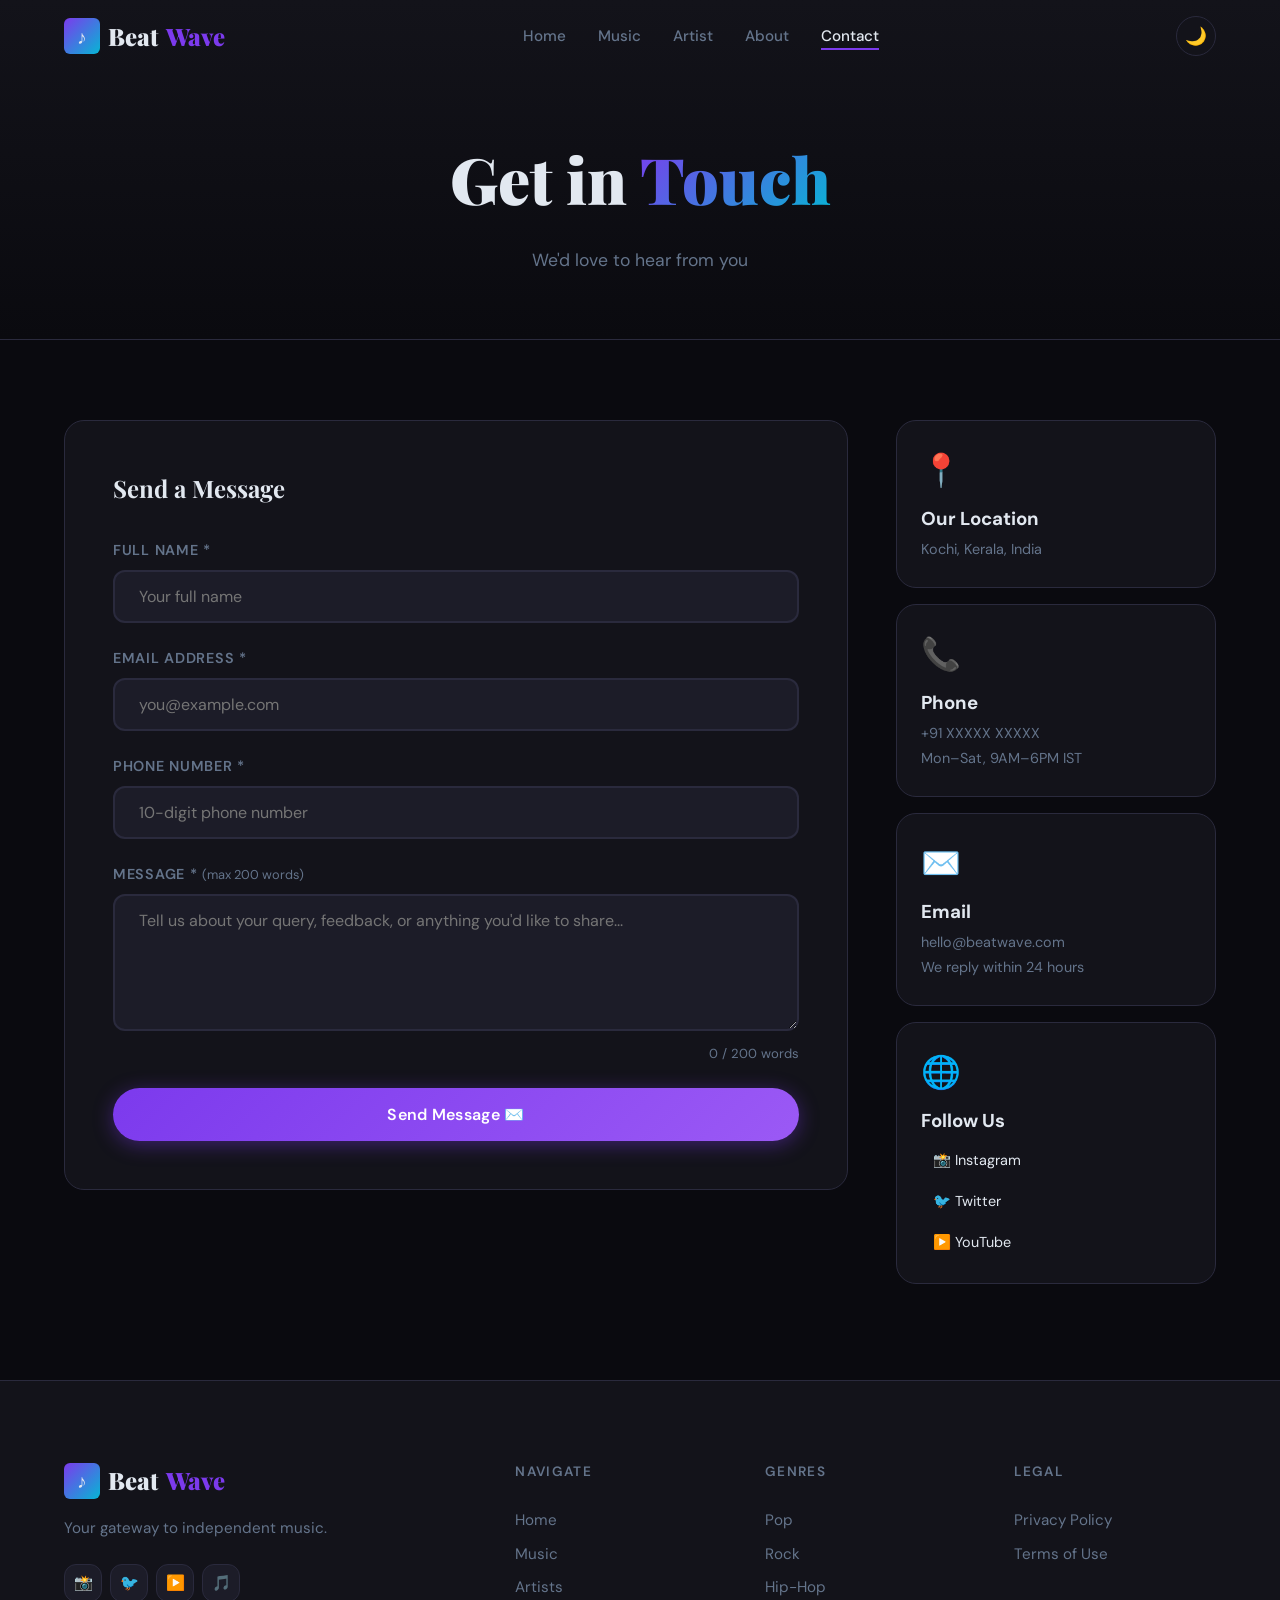
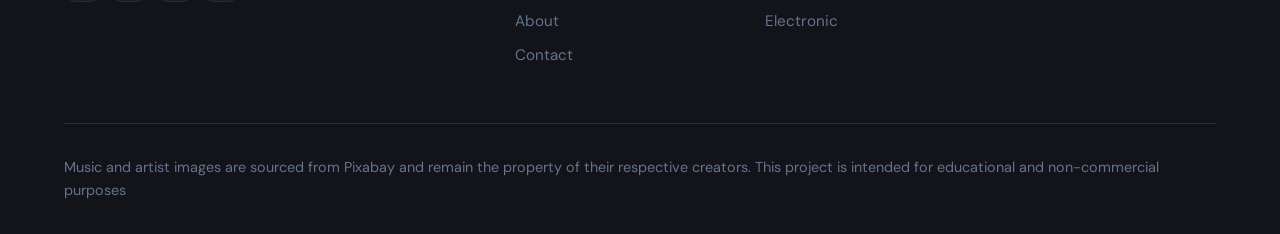
<file: contact.html>
<!DOCTYPE html>
<html lang="en">
<head>
  <meta charset="UTF-8">
  <meta name="viewport" content="width=device-width, initial-scale=1.0">
  <title>BeatWave — Contact</title>
  <link rel="preconnect" href="https://fonts.googleapis.com">
  <link href="https://fonts.googleapis.com/css2?family=Playfair+Display:wght@400;700;900&family=DM+Sans:wght@300;400;500;600&display=swap" rel="stylesheet">
  <link rel="stylesheet" href="css/style.css">
  <link rel="stylesheet" href="css/contact.css">
  <link rel="stylesheet" href="css/responsive.css">
  <!-- Tells browser not to request a favicon file -->
  <link rel="icon" href="data:image/svg+xml,<svg xmlns='http://www.w3.org/2000/svg' viewBox='0 0 100 100'><text y='.9em' font-size='90'>♪</text></svg>">
</head>
<body>

  <header>
    <nav class="navbar">
      <div class="container">
        <a href="index.html" class="nav-logo"><div class="logo-icon">♪</div>Beat<span class="accent-text">Wave</span></a>
        <ul class="nav-links">
          <li><a href="index.html" class="nav-link">Home</a></li>
          <li><a href="music.html" class="nav-link">Music</a></li>
          <li><a href="artist.html" class="nav-link">Artist</a></li>
          <li><a href="about.html" class="nav-link">About</a></li>
          <li><a href="contact.html" class="nav-link">Contact</a></li>
        </ul>
        <div class="nav-actions">
          <button class="theme-toggle"><span class="theme-icon">🌙</span></button>
          <button class="hamburger"><span></span><span></span><span></span></button>
        </div>
      </div>
    </nav>
  </header>

  <main>
    <div class="page-header">
      <div class="container">
        <h1>Get in <span class="gradient-text">Touch</span></h1>
        <p>We'd love to hear from you</p>
      </div>
    </div>

    <section class="section">
      <div class="container">
        <div class="contact-layout">

          <!-- Contact Form -->
          <div class="contact-form-wrap" data-reveal>
            <h2 class="form-heading">Send a Message</h2>

            <!--
              CONCEPT: The <form> element groups input fields.
              novalidate disables browser's built-in validation
              so our JS validation runs instead (we have more control).
              id="contact-form" lets JS find this form.
            -->
            <form id="contact-form" novalidate>

              <!-- Name Field -->
              <div class="form-group">
                <label for="name">Full Name *</label>
                <!--
                  CONCEPT: id and for must MATCH to link the label to the input.
                  This improves accessibility — clicking the label focuses the input.
                  name attribute is used when forms submit to a server.
                -->
                <input
                  type="text"
                  id="name"
                  name="name"
                  placeholder="Your full name"
                  autocomplete="name"
                >
                <span class="error-msg" id="name-error">Name is required.</span>
              </div>

              <!-- Email Field -->
              <div class="form-group">
                <label for="email">Email Address *</label>
                <input
                  type="email"
                  id="email"
                  name="email"
                  placeholder="you@example.com"
                  autocomplete="email"
                >
                <span class="error-msg" id="email-error">Please enter a valid email address.</span>
              </div>

              <!-- Phone Field -->
              <div class="form-group">
                <label for="phone">Phone Number *</label>
                <input
                  type="tel"
                  id="phone"
                  name="phone"
                  placeholder="10-digit phone number"
                  maxlength="10"
                  autocomplete="tel"
                >
                <span class="error-msg" id="phone-error">Phone must be exactly 10 digits.</span>
              </div>

              <!-- Message Field -->
              <div class="form-group">
                <label for="message">Message * <span class="optional-note">(max 200 words)</span></label>
                <textarea
                  id="message"
                  name="message"
                  rows="5"
                  placeholder="Tell us about your query, feedback, or anything you'd like to share..."
                ></textarea>
                <!-- Character counter updated by JS -->
                <div class="char-counter" id="word-counter">0 / 200 words</div>
                <span class="error-msg" id="message-error">Message is required and must not exceed 200 words.</span>
              </div>

              <button type="submit" class="btn btn-primary submit-btn">
                <span class="btn-text">Send Message ✉️</span>
                <span class="btn-loading" style="display:none">Sending...</span>
              </button>

            </form>
          </div>

          <!-- Contact Info Sidebar -->
          <aside class="contact-info" data-reveal>

            <div class="info-card">
              <div class="info-icon">📍</div>
              <h3>Our Location</h3>
              <p>Kochi, Kerala, India</p>
            </div>

            <div class="info-card">
              <div class="info-icon">📞</div>
              <h3>Phone</h3>
              <p>+91 XXXXX XXXXX</p>
              <p>Mon–Sat, 9AM–6PM IST</p>
            </div>

            <div class="info-card">
              <div class="info-icon">✉️</div>
              <h3>Email</h3>
              <p>hello@beatwave.com</p>
              <p>We reply within 24 hours</p>
            </div>

            <div class="info-card">
              <div class="info-icon">🌐</div>
              <h3>Follow Us</h3>
              <div class="info-social">
                <a href="#" class="social-link">📸 Instagram</a>
                <a href="#" class="social-link">🐦 Twitter</a>
                <a href="#" class="social-link">▶️ YouTube</a>
              </div>
            </div>

          </aside>

        </div>
      </div>
    </section>
  </main>

  <footer class="footer">
    <div class="container">
      <div class="footer-grid">
        <div class="footer-brand">
          <div class="nav-logo"><div class="logo-icon">♪</div>Beat<span class="accent-text">Wave</span></div>
          <p>Your gateway to independent music.</p>
          <div class="footer-social">
            <a href="#" class="social-btn">📸</a><a href="#" class="social-btn">🐦</a>
            <a href="#" class="social-btn">▶️</a><a href="#" class="social-btn">🎵</a>
          </div>
        </div>
        <div class="footer-col"><h4>Navigate</h4><ul>
          <li><a href="index.html">Home</a></li><li><a href="music.html">Music</a></li>
          <li><a href="artist.html">Artists</a></li><li><a href="about.html">About</a></li>
          <li><a href="contact.html">Contact</a></li>
        </ul></div>
        <div class="footer-col"><h4>Genres</h4><ul>
          <li><a href="music.html?genre=pop">Pop</a></li><li><a href="music.html?genre=rock">Rock</a></li>
          <li><a href="music.html?genre=hiphop">Hip-Hop</a></li><li><a href="music.html?genre=electronic">Electronic</a></li>
        </ul></div>
        <div class="footer-col"><h4>Legal</h4><ul>
          <li><a href="privacy.html">Privacy Policy</a></li><li><a href="terms.html">Terms of Use</a></li>
        </ul></div>
      </div>
      <div class="footer-bottom">
        <p>Music and artist images are sourced from Pixabay and remain the property of their respective creators.
          This project is intended for educational and non-commercial purposes
        </p>
      </div>
    </div>
  </footer>

  <div class="toast-container"></div>
  <script src="js/main.js"></script>
  <script src="js/contact.js"></script>
</body>
</html>
</file>
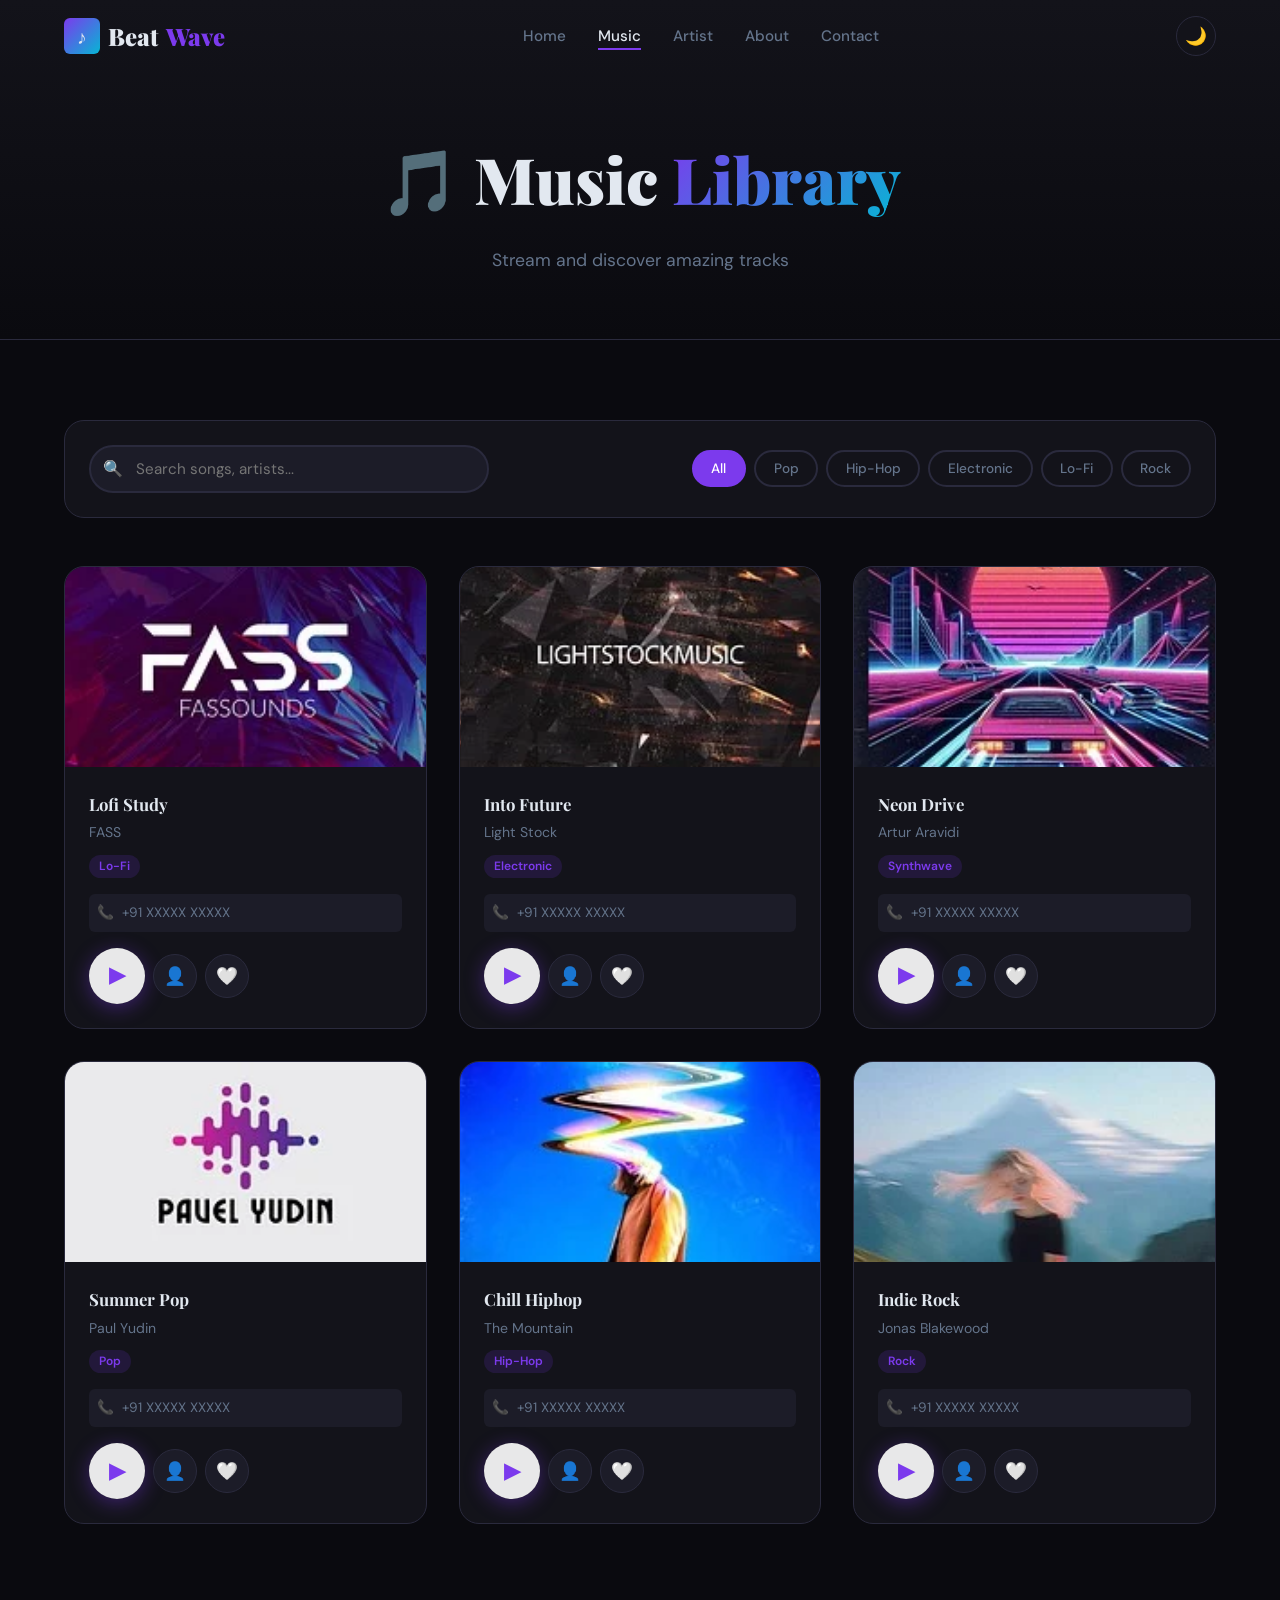
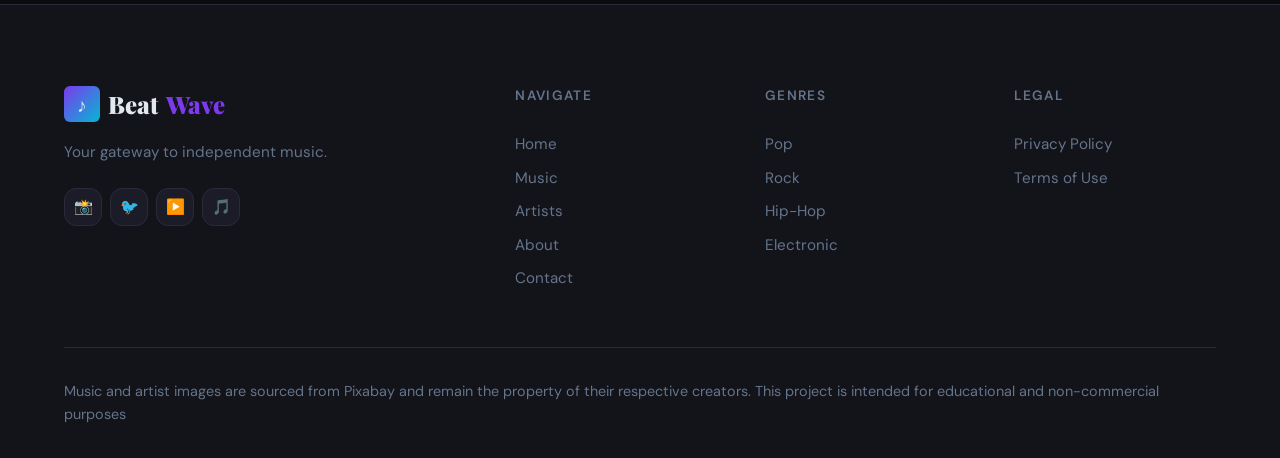
<file: music.html>
<!DOCTYPE html>
<html lang="en">
<head>
  <meta charset="UTF-8">
  <meta name="viewport" content="width=device-width, initial-scale=1.0">
  <title>BeatWave — Music</title>
  <link rel="preconnect" href="https://fonts.googleapis.com">
  <link href="https://fonts.googleapis.com/css2?family=Playfair+Display:wght@400;700;900&family=DM+Sans:wght@300;400;500;600&display=swap" rel="stylesheet">
  <link rel="stylesheet" href="css/style.css">
  <link rel="stylesheet" href="css/music.css">
  <link rel="stylesheet" href="css/responsive.css">
  <!-- Tells browser not to request a favicon file -->
  <link rel="icon" href="data:image/svg+xml,<svg xmlns='http:// www.w3.org/2000/svg' viewBox='0 0 100 100'><text y='.9em' font-size='90'>♪</text></svg>">
</head>
<body>

  <!-- NAVBAR (same as index.html) -->
  <header>
    <nav class="navbar" role="navigation">
      <div class="container">
        <a href="index.html" class="nav-logo">
          <div class="logo-icon">♪</div>
          Beat<span class="accent-text">Wave</span>
        </a>
        <ul class="nav-links">
          <li><a href="index.html"   class="nav-link">Home</a></li>
          <li><a href="music.html"   class="nav-link">Music</a></li>
          <li><a href="artist.html"  class="nav-link">Artist</a></li>
          <li><a href="about.html"   class="nav-link">About</a></li>
          <li><a href="contact.html" class="nav-link">Contact</a></li>
        </ul>
        <div class="nav-actions">
          <button class="theme-toggle" aria-label="Toggle theme">
            <span class="theme-icon">🌙</span>
          </button>
          <button class="hamburger" aria-label="Open menu">
            <span></span><span></span><span></span>
          </button>
        </div>
      </div>
    </nav>
  </header>

  <main>
    <!-- Page header -->
    <div class="page-header">
      <div class="container">
        <h1>🎵 Music <span class="gradient-text">Library</span></h1>
        <p>Stream and discover amazing tracks</p>
      </div>
    </div>

    <section class="section">
      <div class="container">

        <!-- Search & Filter Bar -->
        <!--
          CONCEPT: The search input has an 'id' so JS can target it.
          The filter buttons use data-filter attribute — our JS reads
          this to know which genre to filter by.
        -->
        <div class="music-controls" data-reveal>
          <div class="search-box">
            <span class="search-icon">🔍</span>
            <input
              type="text"
              id="music-search"
              class="search-input"
              placeholder="Search songs, artists..."
              autocomplete="off"
            >
          </div>
          <div class="filter-btns">
            <button class="filter-btn active" data-filter="all">All</button>
            <button class="filter-btn" data-filter="pop">Pop</button>
            <button class="filter-btn" data-filter="hiphop">Hip-Hop</button>
            <button class="filter-btn" data-filter="electronic">Electronic</button>
            <button class="filter-btn" data-filter="lofi">Lo-Fi</button>
            <button class="filter-btn" data-filter="rock">Rock</button>
          </div>
        </div>

        <!-- Music Grid -->
        <!--
          CONCEPT: Each card has:
          - data-genre: used by JS to show/hide when filtering
          - data-song, data-artist: used by JS to play the right audio
          The real audio would be in audio/song1.mp3 etc.
          For demo, we use a placeholder audio (blank).
        -->
        <div class="music-grid" id="music-grid">

          <!-- SONG 1 -->
          <article class="music-card card" data-genre="lofi" data-reveal>
            <div class="music-card-art art-1">
              <div class="art-overlay">
                <button
                  class="play-pause-btn"
                  data-src="audio/song1.mp3"
                  data-song="Lofi Study"
                  aria-label="Play Lofi Study"
                >
                  <span class="play-icon">▶</span>
                </button>
              </div>
              <div class="music-waves" style="display:none">
                <span></span><span></span><span></span><span></span><span></span>
              </div>
            </div>

            <div class="music-card-body">
              <div class="music-info">
                <h3 class="music-name">Lofi Study</h3>
                <p class="music-artist">FASS</p>
                <span class="music-genre-tag">Lo-Fi</span>
              </div>
              <div class="music-contact">
                <span class="contact-icon">📞</span>
                <span class="contact-number">+91 XXXXX XXXXX</span>
              </div>
              <div class="music-card-actions">
                <button
                  class="btn btn-primary btn-sm play-pause-btn"
                  data-src="audio/song1.mp3"
                  data-song="Lofi Study"
                >
                  ▶
                </button>
                <a href="artist.html?id=1" class="btn-icon view-artist-btn" title="View Artist">
                  👤
                </a>
                <button class="btn-icon fav-btn" onclick="toggleFavorite(this, 'Midnight Drive')" title="Favorite">
                  🤍
                </button>
              </div>
            </div>
          </article>

          <!-- SONG 2 -->
          <article class="music-card card" data-genre="electronic" data-reveal>
            <div class="music-card-art art-2">
              <div class="art-overlay">
                <button class="play-pause-btn" data-src="audio/song2.mp3" data-song="Into Future" aria-label="Play Into Future">
                  <span class="play-icon">▶</span>
                </button>
              </div>
              <div class="music-waves" style="display:none">
                <span></span><span></span><span></span><span></span><span></span>
              </div>
            </div>
            <div class="music-card-body">
              <div class="music-info">
                <h3 class="music-name">Into Future</h3>
                <p class="music-artist">Light Stock</p>
                <span class="music-genre-tag">Electronic</span>
              </div>
              <div class="music-contact">
                <span class="contact-icon">📞</span>
                <span class="contact-number">+91 XXXXX XXXXX</span>
              </div>
              <div class="music-card-actions">
                <button class="btn btn-primary btn-sm play-pause-btn" data-src="audio/song2.mp3" data-song="Into Future">▶</button>
                <a href="artist.html?id=2" class="btn-icon" title="View Artist">👤</a>
                <button class="btn-icon fav-btn" onclick="toggleFavorite(this, 'Into Future')" title="Favorite">🤍</button>
              </div>
            </div>
          </article>

          <!-- SONG 3 -->
          <article class="music-card card" data-genre="electronic" data-reveal>
            <div class="music-card-art art-3">
              <div class="art-overlay">
                <button class="play-pause-btn" data-src="audio/song3.mp3" data-song="Neon Drive" aria-label="Play Neon Drive">
                  <span class="play-icon">▶</span>
                </button>
              </div>
              <div class="music-waves" style="display:none">
                <span></span><span></span><span></span><span></span><span></span>
              </div>
            </div>
            <div class="music-card-body">
              <div class="music-info">
                <h3 class="music-name">Neon Drive</h3>
                <p class="music-artist">Artur Aravidi</p>
                <span class="music-genre-tag">Synthwave</span>
              </div>
              <div class="music-contact">
                <span class="contact-icon">📞</span>
                <span class="contact-number">+91 XXXXX XXXXX</span>
              </div>
              <div class="music-card-actions">
                <button class="btn btn-primary btn-sm play-pause-btn" data-src="audio/song3.mp3" data-song="Neon Drive">▶</button>
                <a href="artist.html?id=3" class="btn-icon" title="View Artist">👤</a>
                <button class="btn-icon fav-btn" onclick="toggleFavorite(this, 'Neon Drive')" title="Favorite">🤍</button>
              </div>
            </div>
          </article>

          <!-- SONG 4 -->
          <article class="music-card card" data-genre="pop" data-reveal>
            <div class="music-card-art art-4">
              <div class="art-overlay">
                <button class="play-pause-btn" data-src="audio/song4.mp3" data-song="Summer Pop" aria-label="Play Summer Pop">
                  <span class="play-icon">▶</span>
                </button>
              </div>
              <div class="music-waves" style="display:none">
                <span></span><span></span><span></span><span></span><span></span>
              </div>
            </div>
            <div class="music-card-body">
              <div class="music-info">
                <h3 class="music-name">Summer Pop</h3>
                <p class="music-artist">Paul Yudin</p>
                <span class="music-genre-tag">Pop</span>
              </div>
              <div class="music-contact">
                <span class="contact-icon">📞</span>
                <span class="contact-number">+91 XXXXX XXXXX</span>
              </div>
              <div class="music-card-actions">
                <button class="btn btn-primary btn-sm play-pause-btn" data-src="audio/song4.mp3" data-song="Summer Pop">▶</button>
                <a href="artist.html?id=4" class="btn-icon" title="View Artist">👤</a>
                <button class="btn-icon fav-btn" onclick="toggleFavorite(this, 'Summer Pop')" title="Favorite">🤍</button>
              </div>
            </div>
          </article>

          <!-- SONG 5 -->
          <article class="music-card card" data-genre="hiphop" data-reveal>
            <div class="music-card-art art-5">
              <div class="art-overlay">
                <button class="play-pause-btn" data-src="audio/song5.mp3" data-song="Chill Hiphop" aria-label="Play Chill Hiphop">
                  <span class="play-icon">▶</span>
                </button>
              </div>
              <div class="music-waves" style="display:none">
                <span></span><span></span><span></span><span></span><span></span>
              </div>
            </div>
            <div class="music-card-body">
              <div class="music-info">
                <h3 class="music-name">Chill Hiphop</h3>
                <p class="music-artist">The Mountain</p>
                <span class="music-genre-tag">Hip-Hop</span>
              </div>
              <div class="music-contact">
                <span class="contact-icon">📞</span>
                <span class="contact-number">+91 XXXXX XXXXX</span>
              </div>
              <div class="music-card-actions">
                <button class="btn btn-primary btn-sm play-pause-btn" data-src="audio/song5.mp3" data-song="Chill Hiphop">▶</button>
                <a href="artist.html?id=5" class="btn-icon" title="View Artist">👤</a>
                <button class="btn-icon fav-btn" onclick="toggleFavorite(this, 'Chill Hiphop')" title="Favorite">🤍</button>
              </div>
            </div>
          </article>

          <!-- SONG 6 -->
          <article class="music-card card" data-genre="rock" data-reveal>
            <div class="music-card-art art-6">
              <div class="art-overlay">
                <button class="play-pause-btn" data-src="audio/song6.mp3" data-song="Indie Rock" aria-label="Play Indie Rock">
                  <span class="play-icon">▶</span>
                </button>
              </div>
              <div class="music-waves" style="display:none">
                <span></span><span></span><span></span><span></span><span></span>
              </div>
            </div>
            <div class="music-card-body">
              <div class="music-info">
                <h3 class="music-name">Indie Rock</h3>
                <p class="music-artist">Jonas Blakewood</p>
                <span class="music-genre-tag">Rock</span>
              </div>
              <div class="music-contact">
                <span class="contact-icon">📞</span>
                <span class="contact-number">+91 XXXXX XXXXX</span>
              </div>
              <div class="music-card-actions">
                <button class="btn btn-primary btn-sm play-pause-btn" data-src="audio/song6.mp3" data-song="Indie Rock">▶</button>
                <a href="artist.html?id=6" class="btn-icon" title="View Artist">👤</a>
                <button class="btn-icon fav-btn" onclick="toggleFavorite(this, 'Indie Rock')" title="Favorite">🤍</button>
              </div>
            </div>
          </article>

        </div><!-- /music-grid -->

        <!-- No results message (hidden by default) -->
        <div class="no-results" id="no-results" style="display:none">
          <p>😕 No songs found. Try a different search.</p>
        </div>

      </div>
    </section>
  </main>

  <!-- FOOTER (same as index.html) -->
  <footer class="footer">
    <div class="container">
      <div class="footer-grid">
        <div class="footer-brand">
          <div class="nav-logo">
            <div class="logo-icon">♪</div>Beat<span class="accent-text">Wave</span>
          </div>
          <p>Your gateway to independent music.</p>
          <div class="footer-social">
            <a href="#" class="social-btn">📸</a>
            <a href="#" class="social-btn">🐦</a>
            <a href="#" class="social-btn">▶️</a>
            <a href="#" class="social-btn">🎵</a>
          </div>
        </div>
        <div class="footer-col">
          <h4>Navigate</h4>
          <ul>
            <li><a href="index.html">Home</a></li>
            <li><a href="music.html">Music</a></li>
            <li><a href="artist.html">Artists</a></li>
            <li><a href="about.html">About</a></li>
            <li><a href="contact.html">Contact</a></li>
          </ul>
        </div>
        <div class="footer-col">
          <h4>Genres</h4>
          <ul>
            <li><a href="music.html?genre=pop">Pop</a></li>
            <li><a href="music.html?genre=rock">Rock</a></li>
            <li><a href="music.html?genre=hiphop">Hip-Hop</a></li>
            <li><a href="music.html?genre=electronic">Electronic</a></li>
          </ul>
        </div>
        <div class="footer-col">
          <h4>Legal</h4>
          <ul>
            <li><a href="privacy.html">Privacy Policy</a></li><li><a href="terms.html">Terms of Use</a></li>
          </ul>
        </div>
      </div>
      <div class="footer-bottom">
        <p>Music and artist images are sourced from Pixabay and remain the property of their respective creators.
          This project is intended for educational and non-commercial purposes
        </p>
      </div>
    </div>
  </footer>

  <div class="toast-container"></div>
  <script src="js/main.js"></script>
  <script src="js/home.js"></script>
  <script src="js/music.js"></script>
</body>
</html>
</file>
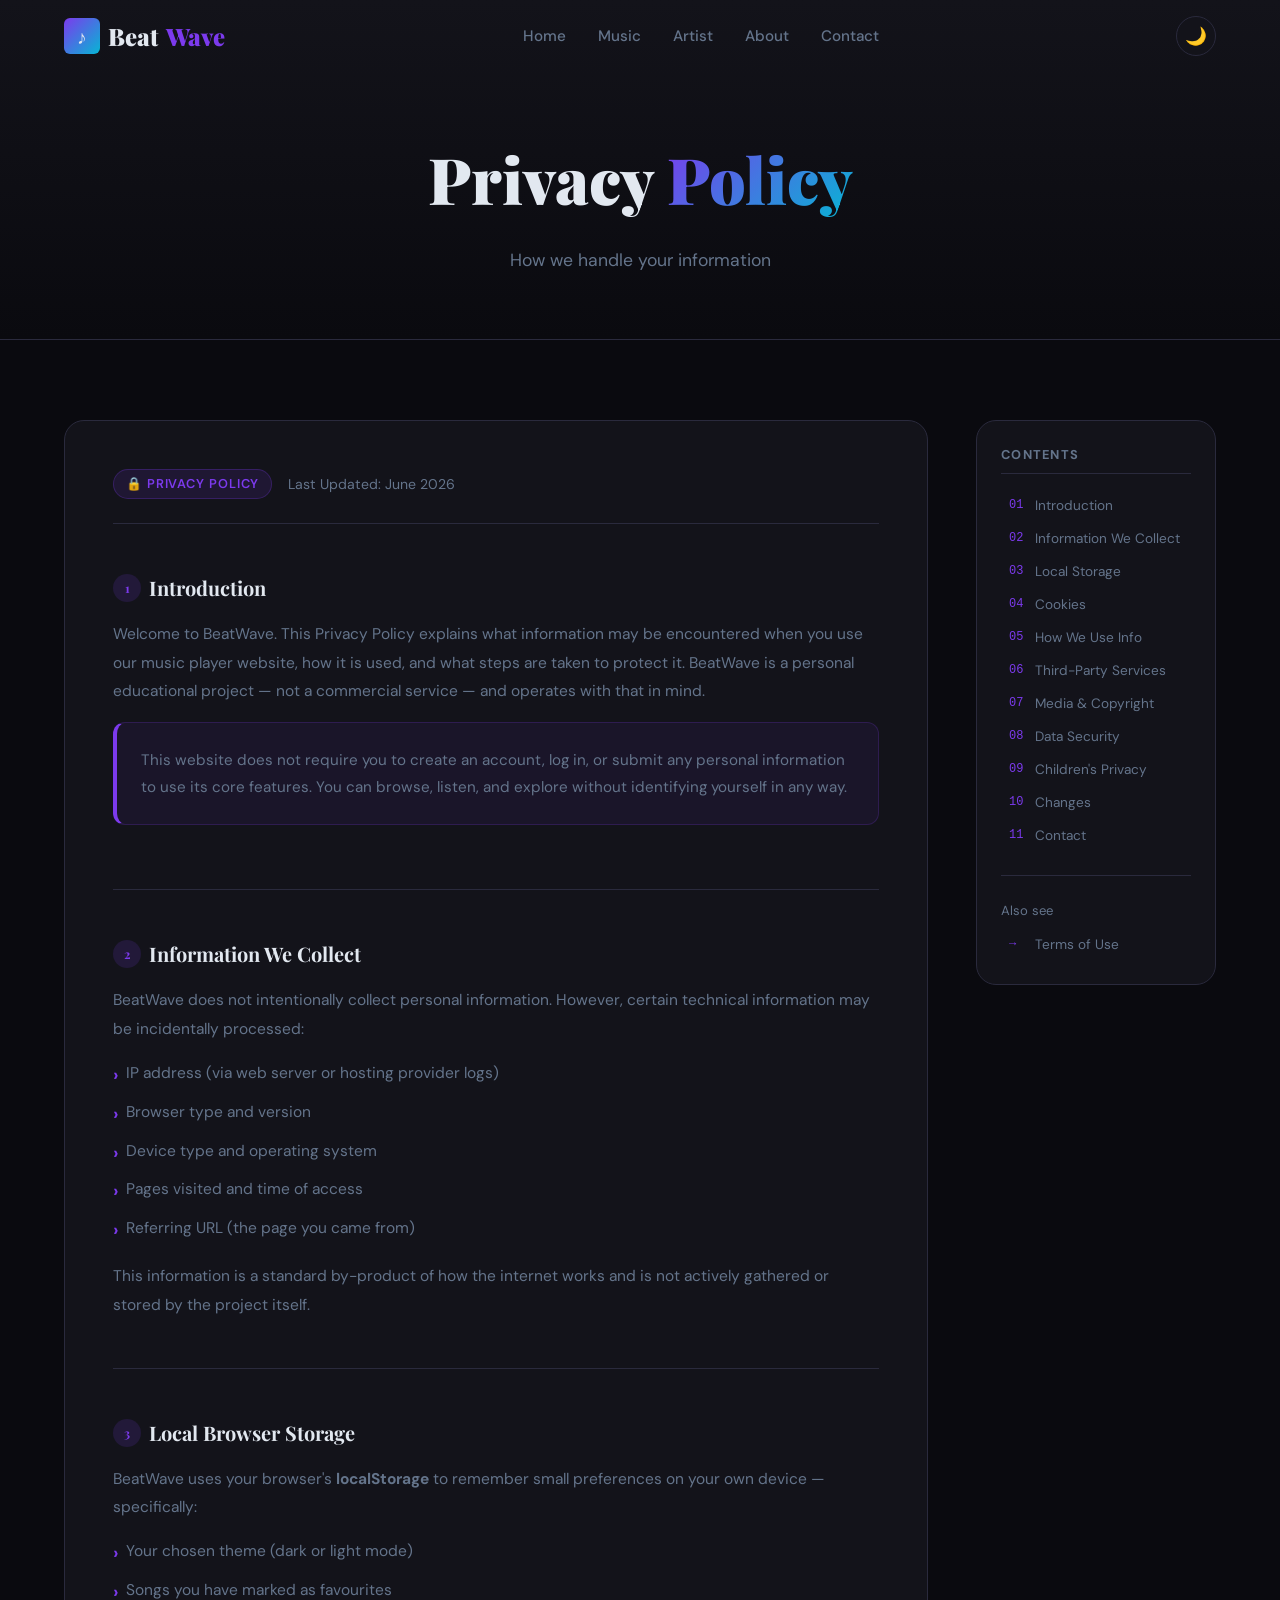
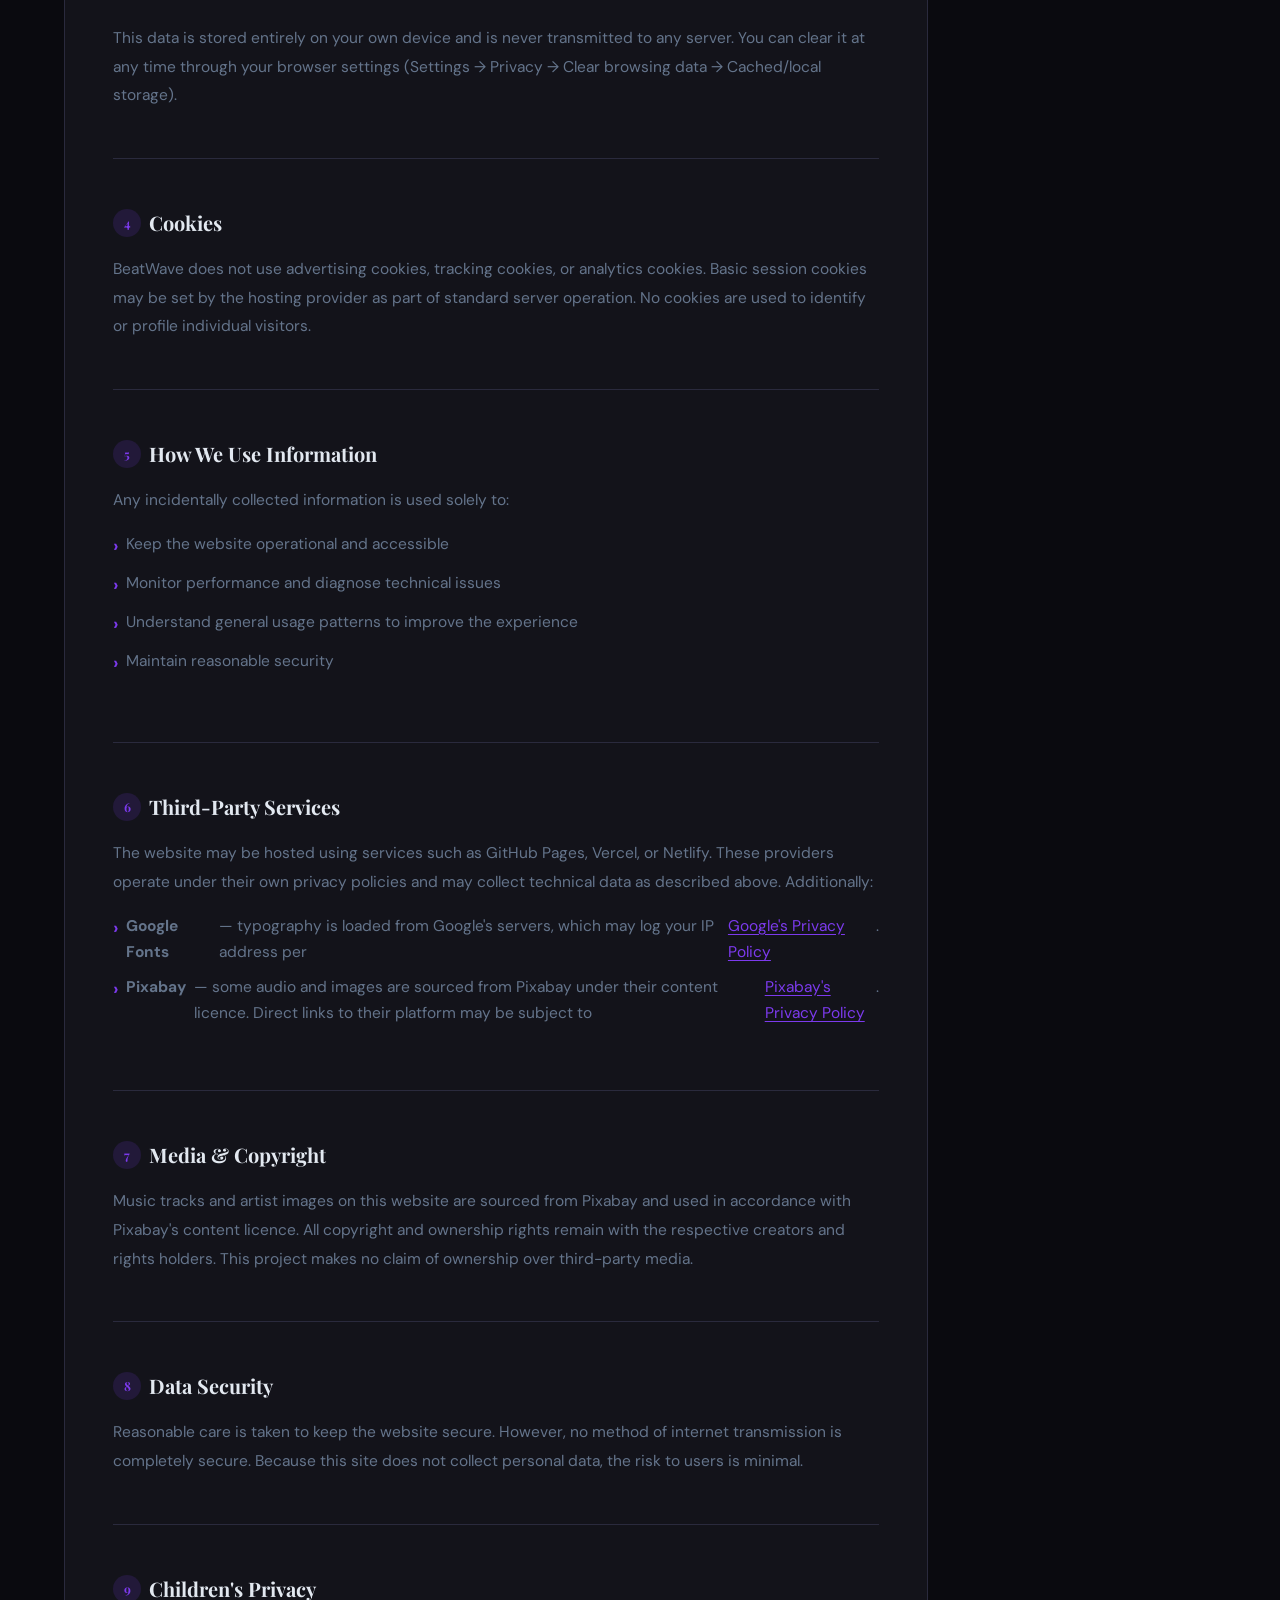
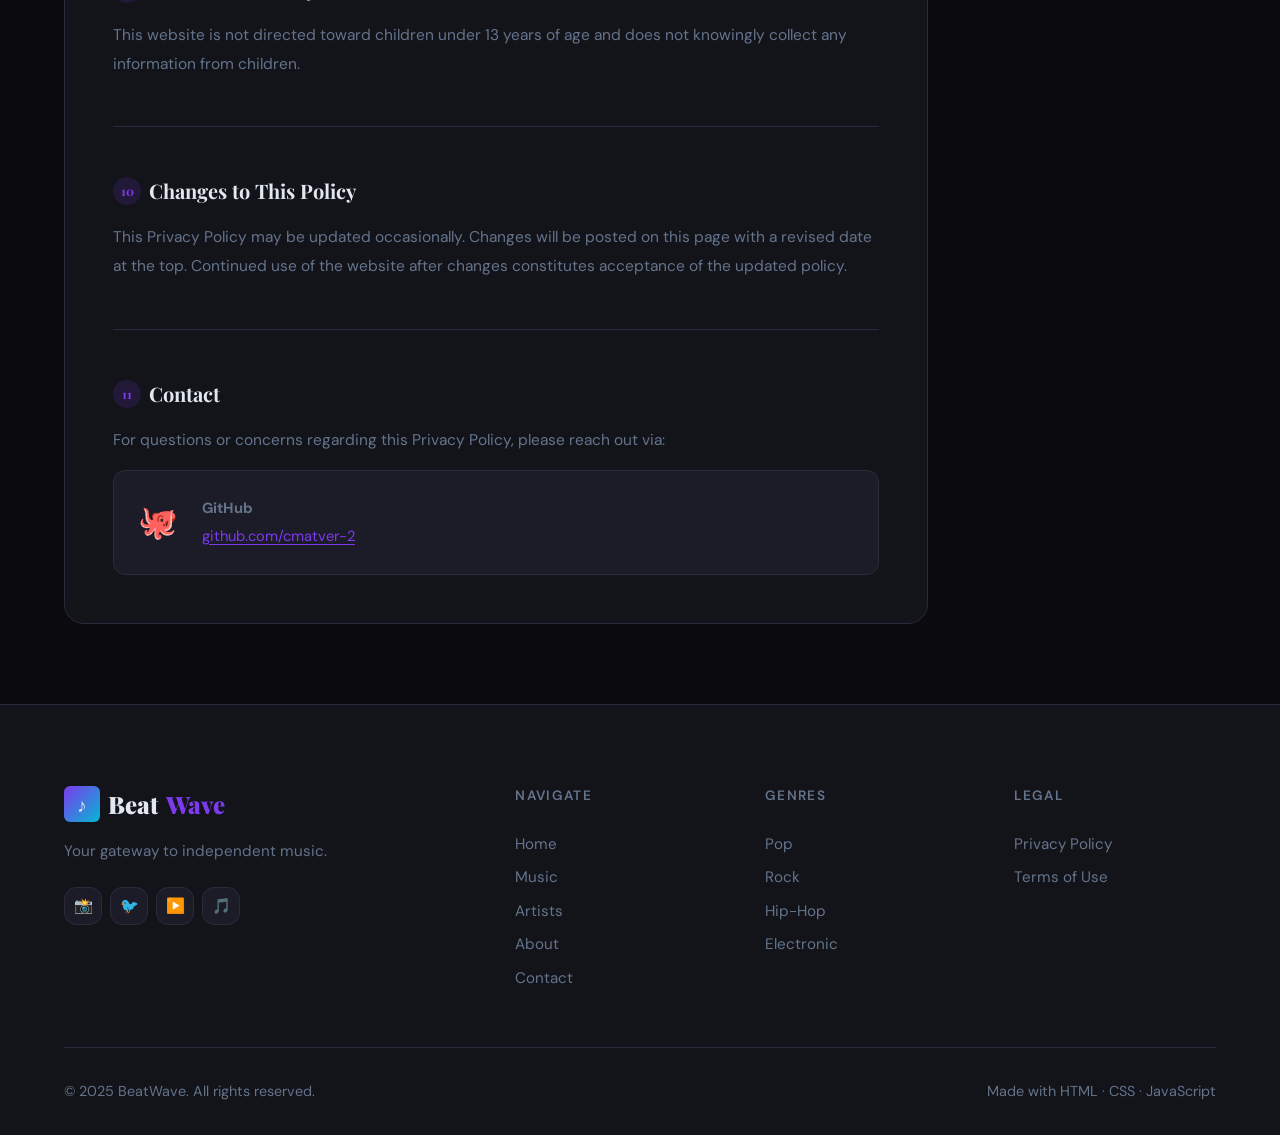
<file: privacy.html>
<!DOCTYPE html>
<html lang="en">
<head>
  <meta charset="UTF-8">
  <meta name="viewport" content="width=device-width, initial-scale=1.0">
  <title>BeatWave — Privacy Policy</title>
  <link rel="icon" href="data:image/svg+xml,<svg xmlns='http://www.w3.org/2000/svg' viewBox='0 0 100 100'><text y='.9em' font-size='90'>♪</text></svg>">
  <link rel="preconnect" href="https://fonts.googleapis.com">
  <link href="https://fonts.googleapis.com/css2?family=Playfair+Display:wght@400;700;900&family=DM+Sans:wght@300;400;500;600&display=swap" rel="stylesheet">
  <link rel="stylesheet" href="css/style.css">
  <link rel="stylesheet" href="css/legal.css">
  <link rel="stylesheet" href="css/responsive.css">
</head>
<body>

  <header>
    <nav class="navbar">
      <div class="container">
        <a href="index.html" class="nav-logo">
          <div class="logo-icon">♪</div>Beat<span class="accent-text">Wave</span>
        </a>
        <ul class="nav-links">
          <li><a href="index.html"   class="nav-link">Home</a></li>
          <li><a href="music.html"   class="nav-link">Music</a></li>
          <li><a href="artist.html"  class="nav-link">Artist</a></li>
          <li><a href="about.html"   class="nav-link">About</a></li>
          <li><a href="contact.html" class="nav-link">Contact</a></li>
        </ul>
        <div class="nav-actions">
          <button class="theme-toggle"><span class="theme-icon">🌙</span></button>
          <button class="hamburger"><span></span><span></span><span></span></button>
        </div>
      </div>
    </nav>
  </header>

  <main>
    <div class="page-header">
      <div class="container">
        <h1>Privacy <span class="gradient-text">Policy</span></h1>
        <p>How we handle your information</p>
      </div>
    </div>

    <section class="section">
      <div class="container">
        <div class="legal-layout">

          <!-- ── MAIN ARTICLE ──────────────────────────────── -->
          <article class="legal-article" data-reveal>

            <div class="legal-meta">
              <span class="legal-badge">🔒 Privacy Policy</span>
              <span class="legal-updated">Last Updated: June 2026</span>
            </div>

            <!-- 1. Introduction -->
            <div class="legal-section" id="pp-intro">
              <h2><span class="section-num">1</span> Introduction</h2>
              <p>
                Welcome to BeatWave. This Privacy Policy explains what information may be encountered
                when you use our music player website, how it is used, and what steps are taken to
                protect it. BeatWave is a personal educational project — not a commercial service —
                and operates with that in mind.
              </p>
              <div class="legal-callout">
                This website does not require you to create an account, log in, or submit any
                personal information to use its core features. You can browse, listen, and explore
                without identifying yourself in any way.
              </div>
            </div>

            <!-- 2. Information We Collect -->
            <div class="legal-section" id="pp-collect">
              <h2><span class="section-num">2</span> Information We Collect</h2>
              <p>
                BeatWave does not intentionally collect personal information. However, certain
                technical information may be incidentally processed:
              </p>
              <ul class="legal-list">
                <li>IP address (via web server or hosting provider logs)</li>
                <li>Browser type and version</li>
                <li>Device type and operating system</li>
                <li>Pages visited and time of access</li>
                <li>Referring URL (the page you came from)</li>
              </ul>
              <p>
                This information is a standard by-product of how the internet works and is not
                actively gathered or stored by the project itself.
              </p>
            </div>

            <!-- 3. Local Storage -->
            <div class="legal-section" id="pp-storage">
              <h2><span class="section-num">3</span> Local Browser Storage</h2>
              <p>
                BeatWave uses your browser's <strong>localStorage</strong> to remember small
                preferences on your own device — specifically:
              </p>
              <ul class="legal-list">
                <li>Your chosen theme (dark or light mode)</li>
                <li>Songs you have marked as favourites</li>
              </ul>
              <p>
                This data is stored entirely on your own device and is never transmitted to any
                server. You can clear it at any time through your browser settings
                (Settings → Privacy → Clear browsing data → Cached/local storage).
              </p>
            </div>

            <!-- 4. Cookies -->
            <div class="legal-section" id="pp-cookies">
              <h2><span class="section-num">4</span> Cookies</h2>
              <p>
                BeatWave does not use advertising cookies, tracking cookies, or analytics cookies.
                Basic session cookies may be set by the hosting provider as part of standard
                server operation. No cookies are used to identify or profile individual visitors.
              </p>
            </div>

            <!-- 5. How We Use Information -->
            <div class="legal-section" id="pp-use">
              <h2><span class="section-num">5</span> How We Use Information</h2>
              <p>Any incidentally collected information is used solely to:</p>
              <ul class="legal-list">
                <li>Keep the website operational and accessible</li>
                <li>Monitor performance and diagnose technical issues</li>
                <li>Understand general usage patterns to improve the experience</li>
                <li>Maintain reasonable security</li>
              </ul>
            </div>

            <!-- 6. Third-Party Services -->
            <div class="legal-section" id="pp-third-party">
              <h2><span class="section-num">6</span> Third-Party Services</h2>
              <p>
                The website may be hosted using services such as GitHub Pages, Vercel, or Netlify.
                These providers operate under their own privacy policies and may collect technical
                data as described above. Additionally:
              </p>
              <ul class="legal-list">
                <li>
                  <strong>Google Fonts</strong> — typography is loaded from Google's servers,
                  which may log your IP address per
                  <a href="https://policies.google.com/privacy" target="_blank" rel="noopener" class="legal-link">Google's Privacy Policy</a>.
                </li>
                <li>
                  <strong>Pixabay</strong> — some audio and images are sourced from Pixabay under
                  their content licence. Direct links to their platform may be subject to
                  <a href="https://pixabay.com/service/privacy/" target="_blank" rel="noopener" class="legal-link">Pixabay's Privacy Policy</a>.
                </li>
              </ul>
            </div>

            <!-- 7. Media & Copyright -->
            <div class="legal-section" id="pp-media">
              <h2><span class="section-num">7</span> Media &amp; Copyright</h2>
              <p>
                Music tracks and artist images on this website are sourced from Pixabay and used
                in accordance with Pixabay's content licence. All copyright and ownership rights
                remain with the respective creators and rights holders. This project makes no
                claim of ownership over third-party media.
              </p>
            </div>

            <!-- 8. Data Security -->
            <div class="legal-section" id="pp-security">
              <h2><span class="section-num">8</span> Data Security</h2>
              <p>
                Reasonable care is taken to keep the website secure. However, no method of
                internet transmission is completely secure. Because this site does not collect
                personal data, the risk to users is minimal.
              </p>
            </div>

            <!-- 9. Children's Privacy -->
            <div class="legal-section" id="pp-children">
              <h2><span class="section-num">9</span> Children's Privacy</h2>
              <p>
                This website is not directed toward children under 13 years of age and does not
                knowingly collect any information from children.
              </p>
            </div>

            <!-- 10. Changes -->
            <div class="legal-section" id="pp-changes">
              <h2><span class="section-num">10</span> Changes to This Policy</h2>
              <p>
                This Privacy Policy may be updated occasionally. Changes will be posted on this
                page with a revised date at the top. Continued use of the website after changes
                constitutes acceptance of the updated policy.
              </p>
            </div>

            <!-- 11. Contact -->
            <div class="legal-section" id="pp-contact">
              <h2><span class="section-num">11</span> Contact</h2>
              <p>For questions or concerns regarding this Privacy Policy, please reach out via:</p>
              <div class="legal-contact-card">
                <span class="contact-icon">🐙</span>
                <div>
                  <p><strong>GitHub</strong></p>
                  <p>
                    <a href="https://github.com/cmatver-2" target="_blank" rel="noopener" class="legal-link">
                      github.com/cmatver-2
                    </a>
                  </p>
                </div>
              </div>
            </div>

          </article>

          <!-- ── TABLE OF CONTENTS SIDEBAR ─────────────────── -->
          <aside class="legal-toc" data-reveal>
            <h3>Contents</h3>
            <nav class="toc-list">
              <a href="#pp-intro"       class="toc-link"><span class="toc-num">01</span> Introduction</a>
              <a href="#pp-collect"     class="toc-link"><span class="toc-num">02</span> Information We Collect</a>
              <a href="#pp-storage"     class="toc-link"><span class="toc-num">03</span> Local Storage</a>
              <a href="#pp-cookies"     class="toc-link"><span class="toc-num">04</span> Cookies</a>
              <a href="#pp-use"         class="toc-link"><span class="toc-num">05</span> How We Use Info</a>
              <a href="#pp-third-party" class="toc-link"><span class="toc-num">06</span> Third-Party Services</a>
              <a href="#pp-media"       class="toc-link"><span class="toc-num">07</span> Media &amp; Copyright</a>
              <a href="#pp-security"    class="toc-link"><span class="toc-num">08</span> Data Security</a>
              <a href="#pp-children"    class="toc-link"><span class="toc-num">09</span> Children's Privacy</a>
              <a href="#pp-changes"     class="toc-link"><span class="toc-num">10</span> Changes</a>
              <a href="#pp-contact"     class="toc-link"><span class="toc-num">11</span> Contact</a>
            </nav>
            <div class="legal-crosslink">
              <p>Also see</p>
              <a href="terms.html" class="toc-link">
                <span class="toc-num">→</span> Terms of Use
              </a>
            </div>
          </aside>

        </div>
      </div>
    </section>
  </main>

  <!-- FOOTER -->
  <footer class="footer">
    <div class="container">
      <div class="footer-grid">
        <div class="footer-brand">
          <div class="nav-logo"><div class="logo-icon">♪</div>Beat<span class="accent-text">Wave</span></div>
          <p>Your gateway to independent music.</p>
          <div class="footer-social">
            <a href="#" class="social-btn">📸</a><a href="#" class="social-btn">🐦</a>
            <a href="#" class="social-btn">▶️</a><a href="#" class="social-btn">🎵</a>
          </div>
        </div>
        <div class="footer-col"><h4>Navigate</h4><ul>
          <li><a href="index.html">Home</a></li><li><a href="music.html">Music</a></li>
          <li><a href="artist.html">Artists</a></li><li><a href="about.html">About</a></li>
          <li><a href="contact.html">Contact</a></li>
        </ul></div>
        <div class="footer-col"><h4>Genres</h4><ul>
          <li><a href="music.html?genre=pop">Pop</a></li>
          <li><a href="music.html?genre=rock">Rock</a></li>
          <li><a href="music.html?genre=hiphop">Hip-Hop</a></li>
          <li><a href="music.html?genre=electronic">Electronic</a></li>
        </ul></div>
        <div class="footer-col"><h4>Legal</h4><ul>
          <li><a href="privacy.html">Privacy Policy</a></li>
          <li><a href="terms.html">Terms of Use</a></li>
        </ul></div>
      </div>
      <div class="footer-bottom">
        <p>© 2025 BeatWave. All rights reserved.</p>
        <p>Made with HTML · CSS · JavaScript</p>
      </div>
    </div>
  </footer>

  <div class="toast-container"></div>
  <script src="js/main.js"></script>
  <script>
    // Highlight active TOC link on scroll
    // CONCEPT: As user scrolls, we check which section is visible
    // and highlight the matching TOC link.
    const sections = document.querySelectorAll('.legal-section');
    const tocLinks = document.querySelectorAll('.toc-link');

    window.addEventListener('scroll', function () {
      let current = '';
      sections.forEach(function (section) {
        if (window.scrollY >= section.offsetTop - 120) {
          current = section.id;
        }
      });
      tocLinks.forEach(function (link) {
        link.classList.remove('active');
        if (link.getAttribute('href') === '#' + current) {
          link.classList.add('active');
        }
      });
    });
  </script>
</body>
</html>
</file>
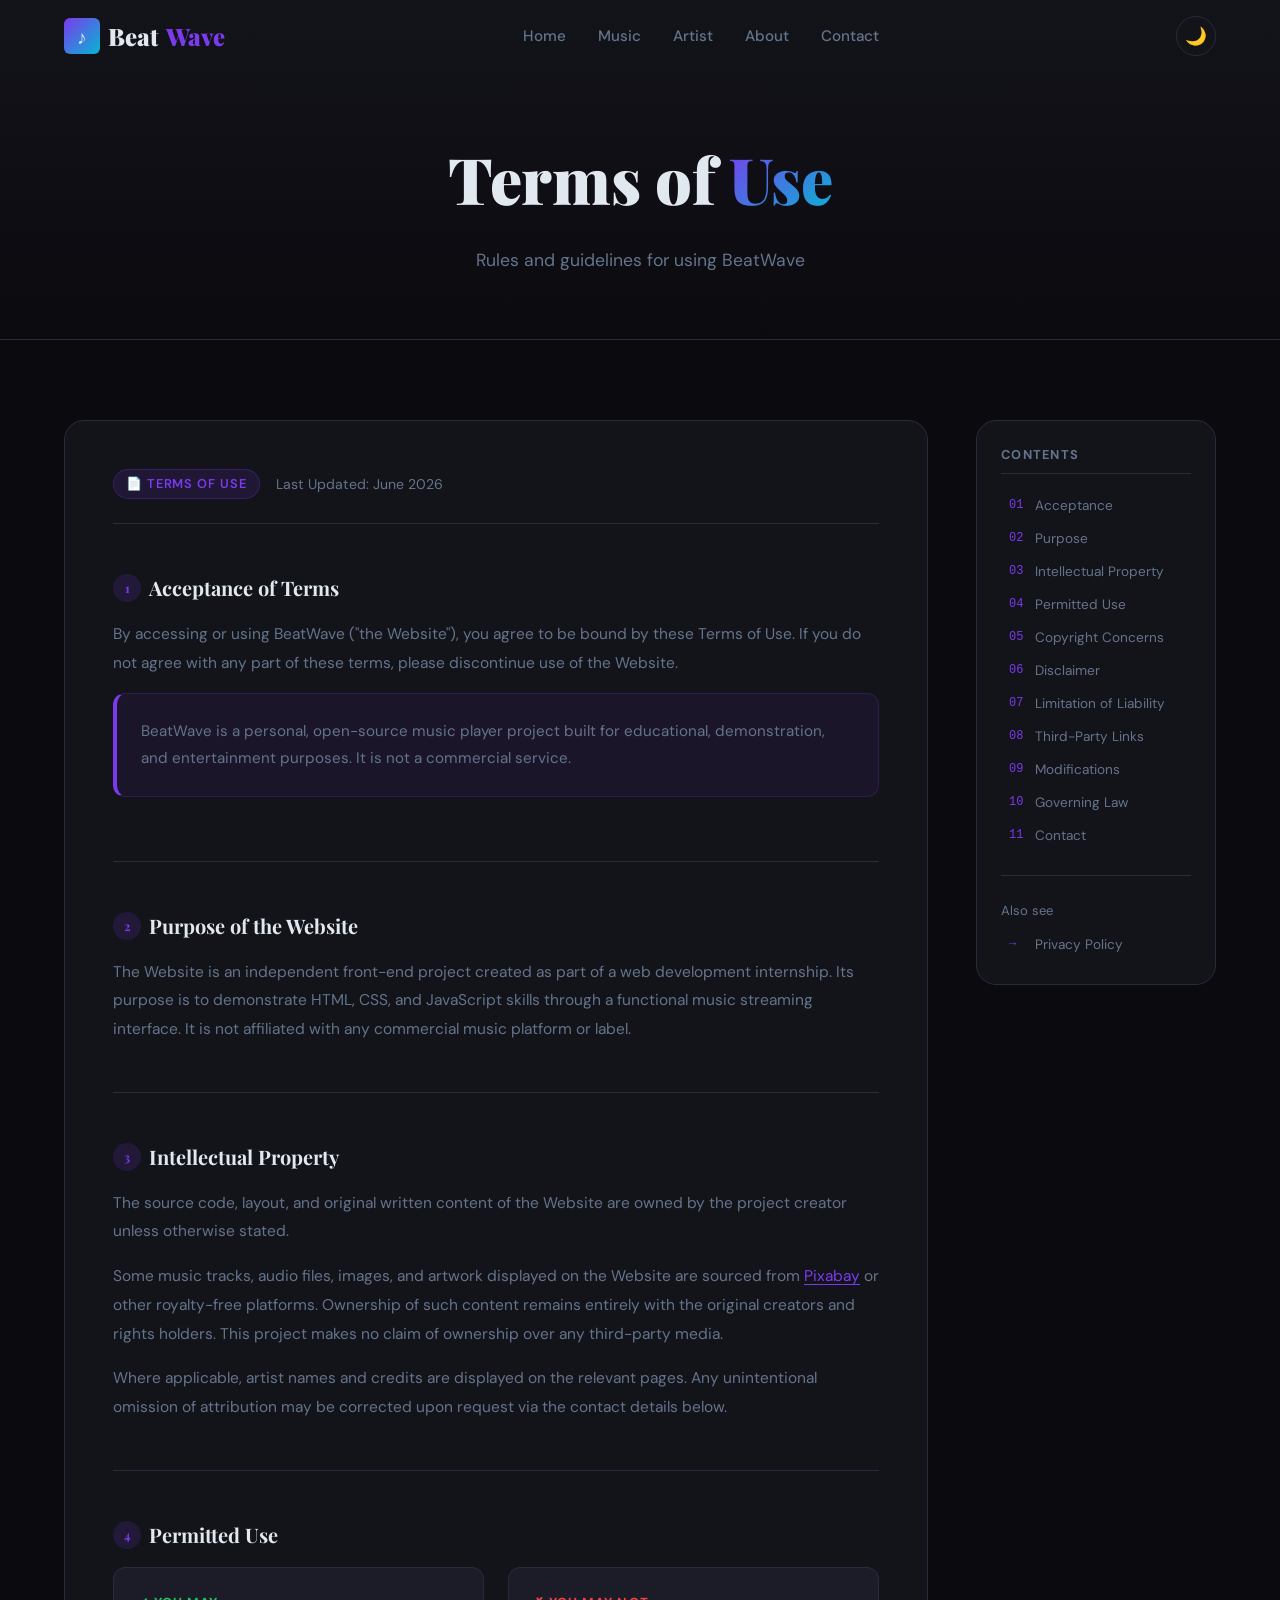
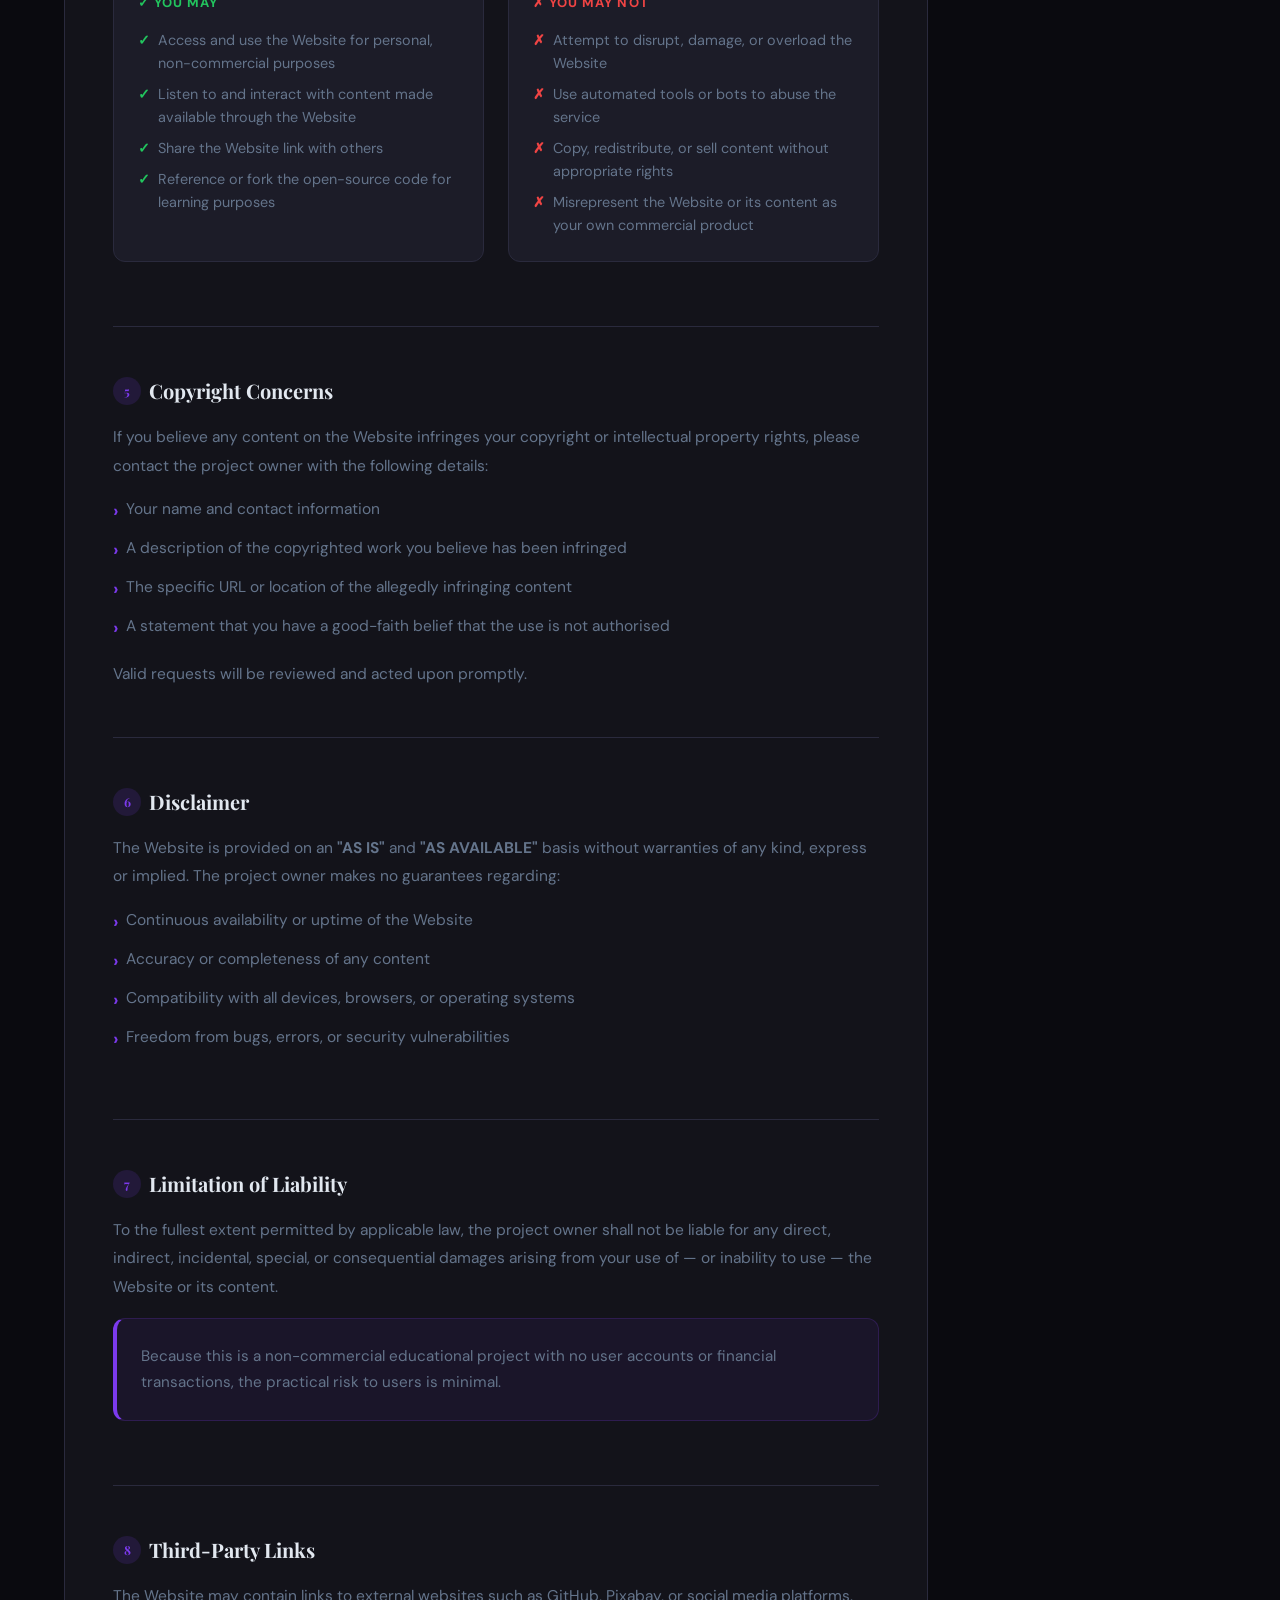
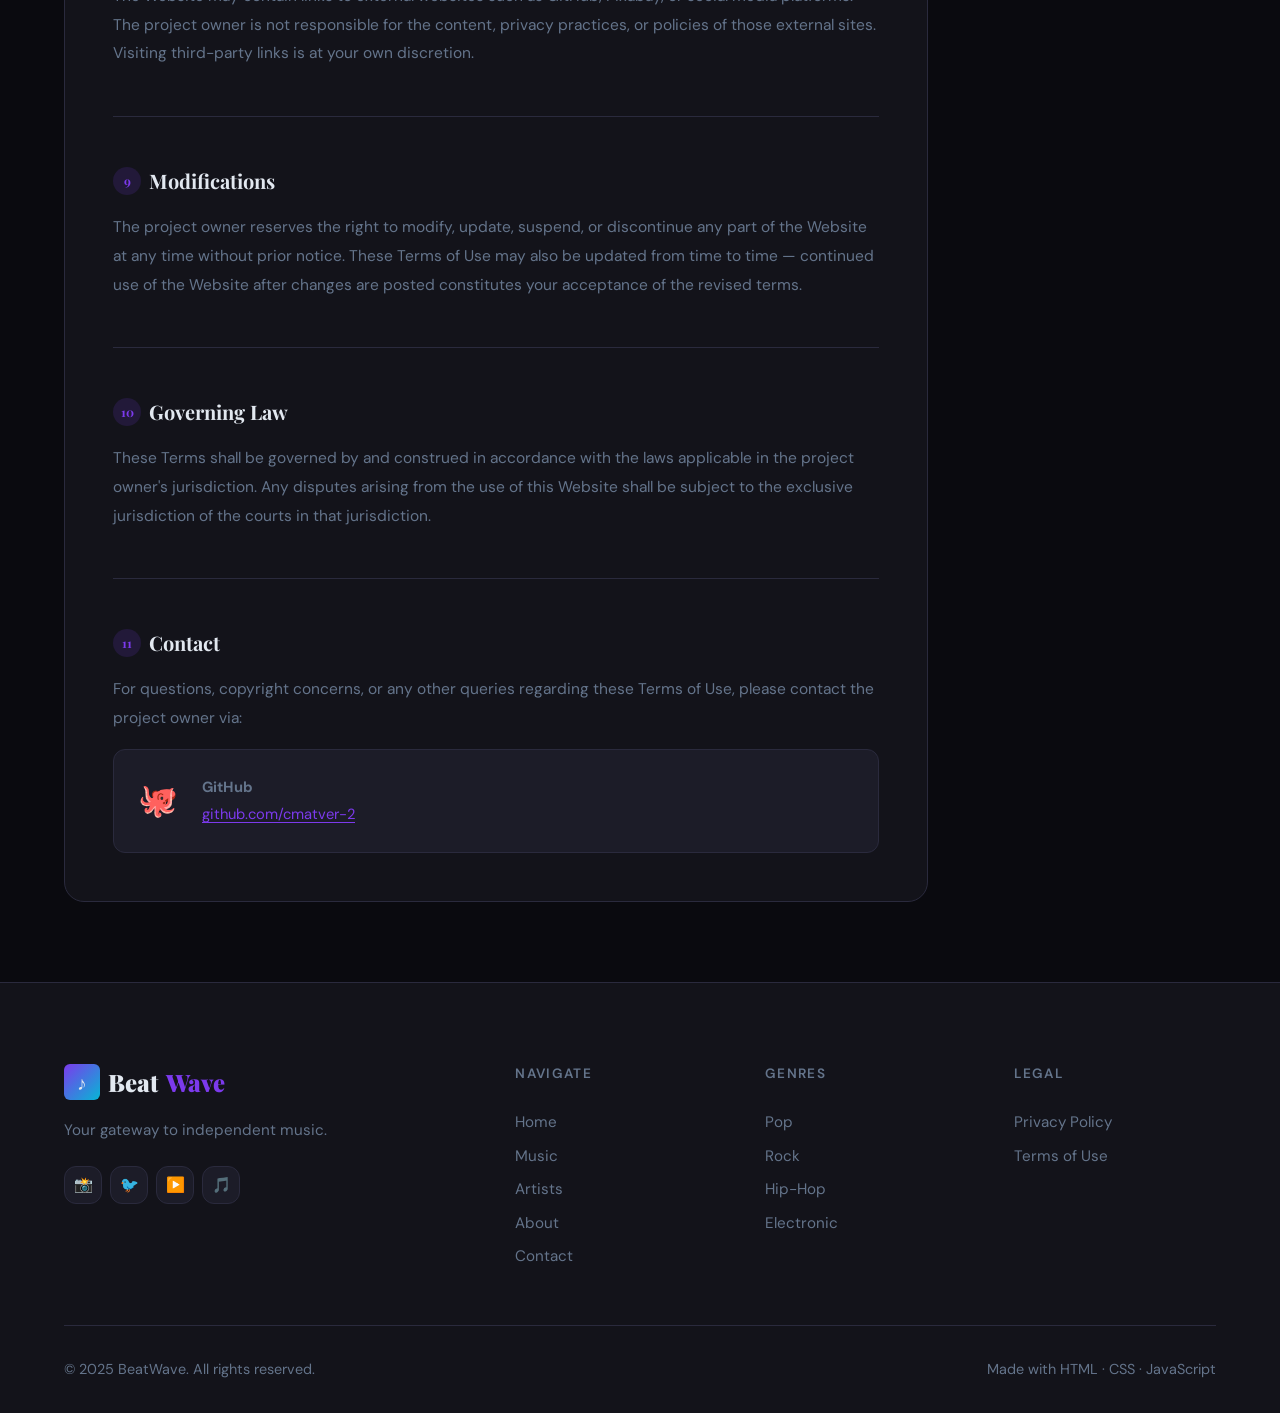
<file: terms.html>
<!DOCTYPE html>
<html lang="en">
<head>
  <meta charset="UTF-8">
  <meta name="viewport" content="width=device-width, initial-scale=1.0">
  <title>BeatWave — Terms of Use</title>
  <link rel="icon" href="data:image/svg+xml,<svg xmlns='http://www.w3.org/2000/svg' viewBox='0 0 100 100'><text y='.9em' font-size='90'>♪</text></svg>">
  <link rel="preconnect" href="https://fonts.googleapis.com">
  <link href="https://fonts.googleapis.com/css2?family=Playfair+Display:wght@400;700;900&family=DM+Sans:wght@300;400;500;600&display=swap" rel="stylesheet">
  <link rel="stylesheet" href="css/style.css">
  <link rel="stylesheet" href="css/legal.css">
  <link rel="stylesheet" href="css/responsive.css">
</head>
<body>

  <header>
    <nav class="navbar">
      <div class="container">
        <a href="index.html" class="nav-logo">
          <div class="logo-icon">♪</div>Beat<span class="accent-text">Wave</span>
        </a>
        <ul class="nav-links">
          <li><a href="index.html"   class="nav-link">Home</a></li>
          <li><a href="music.html"   class="nav-link">Music</a></li>
          <li><a href="artist.html"  class="nav-link">Artist</a></li>
          <li><a href="about.html"   class="nav-link">About</a></li>
          <li><a href="contact.html" class="nav-link">Contact</a></li>
        </ul>
        <div class="nav-actions">
          <button class="theme-toggle"><span class="theme-icon">🌙</span></button>
          <button class="hamburger"><span></span><span></span><span></span></button>
        </div>
      </div>
    </nav>
  </header>

  <main>
    <div class="page-header">
      <div class="container">
        <h1>Terms of <span class="gradient-text">Use</span></h1>
        <p>Rules and guidelines for using BeatWave</p>
      </div>
    </div>

    <section class="section">
      <div class="container">
        <div class="legal-layout">

          <!-- ── MAIN ARTICLE ──────────────────────────────── -->
          <article class="legal-article" data-reveal>

            <div class="legal-meta">
              <span class="legal-badge">📄 Terms of Use</span>
              <span class="legal-updated">Last Updated: June 2026</span>
            </div>

            <!-- 1. Acceptance -->
            <div class="legal-section" id="tu-acceptance">
              <h2><span class="section-num">1</span> Acceptance of Terms</h2>
              <p>
                By accessing or using BeatWave ("the Website"), you agree to be bound by these
                Terms of Use. If you do not agree with any part of these terms, please discontinue
                use of the Website.
              </p>
              <div class="legal-callout">
                BeatWave is a personal, open-source music player project built for educational,
                demonstration, and entertainment purposes. It is not a commercial service.
              </div>
            </div>

            <!-- 2. Purpose -->
            <div class="legal-section" id="tu-purpose">
              <h2><span class="section-num">2</span> Purpose of the Website</h2>
              <p>
                The Website is an independent front-end project created as part of a web development
                internship. Its purpose is to demonstrate HTML, CSS, and JavaScript skills through
                a functional music streaming interface. It is not affiliated with any commercial
                music platform or label.
              </p>
            </div>

            <!-- 3. Intellectual Property -->
            <div class="legal-section" id="tu-ip">
              <h2><span class="section-num">3</span> Intellectual Property</h2>
              <p>
                The source code, layout, and original written content of the Website are owned
                by the project creator unless otherwise stated.
              </p>
              <p>
                Some music tracks, audio files, images, and artwork displayed on the Website are
                sourced from <a href="https://pixabay.com" target="_blank" rel="noopener" class="legal-link">Pixabay</a> or
                other royalty-free platforms. Ownership of such content remains entirely with the
                original creators and rights holders. This project makes no claim of ownership
                over any third-party media.
              </p>
              <p>
                Where applicable, artist names and credits are displayed on the relevant pages.
                Any unintentional omission of attribution may be corrected upon request via the
                contact details below.
              </p>
            </div>

            <!-- 4. Permitted Use -->
            <div class="legal-section" id="tu-permitted">
              <h2><span class="section-num">4</span> Permitted Use</h2>
              <div class="dual-list">
                <div class="dual-list-block allowed">
                  <h4>✓ You May</h4>
                  <ul>
                    <li>Access and use the Website for personal, non-commercial purposes</li>
                    <li>Listen to and interact with content made available through the Website</li>
                    <li>Share the Website link with others</li>
                    <li>Reference or fork the open-source code for learning purposes</li>
                  </ul>
                </div>
                <div class="dual-list-block disallowed">
                  <h4>✗ You May Not</h4>
                  <ul>
                    <li>Attempt to disrupt, damage, or overload the Website</li>
                    <li>Use automated tools or bots to abuse the service</li>
                    <li>Copy, redistribute, or sell content without appropriate rights</li>
                    <li>Misrepresent the Website or its content as your own commercial product</li>
                  </ul>
                </div>
              </div>
            </div>

            <!-- 5. Copyright Concerns -->
            <div class="legal-section" id="tu-copyright">
              <h2><span class="section-num">5</span> Copyright Concerns</h2>
              <p>
                If you believe any content on the Website infringes your copyright or intellectual
                property rights, please contact the project owner with the following details:
              </p>
              <ul class="legal-list">
                <li>Your name and contact information</li>
                <li>A description of the copyrighted work you believe has been infringed</li>
                <li>The specific URL or location of the allegedly infringing content</li>
                <li>A statement that you have a good-faith belief that the use is not authorised</li>
              </ul>
              <p>
                Valid requests will be reviewed and acted upon promptly.
              </p>
            </div>

            <!-- 6. Disclaimer -->
            <div class="legal-section" id="tu-disclaimer">
              <h2><span class="section-num">6</span> Disclaimer</h2>
              <p>
                The Website is provided on an <strong>"AS IS"</strong> and
                <strong>"AS AVAILABLE"</strong> basis without warranties of any kind, express
                or implied. The project owner makes no guarantees regarding:
              </p>
              <ul class="legal-list">
                <li>Continuous availability or uptime of the Website</li>
                <li>Accuracy or completeness of any content</li>
                <li>Compatibility with all devices, browsers, or operating systems</li>
                <li>Freedom from bugs, errors, or security vulnerabilities</li>
              </ul>
            </div>

            <!-- 7. Limitation of Liability -->
            <div class="legal-section" id="tu-liability">
              <h2><span class="section-num">7</span> Limitation of Liability</h2>
              <p>
                To the fullest extent permitted by applicable law, the project owner shall not
                be liable for any direct, indirect, incidental, special, or consequential damages
                arising from your use of — or inability to use — the Website or its content.
              </p>
              <div class="legal-callout">
                Because this is a non-commercial educational project with no user accounts or
                financial transactions, the practical risk to users is minimal.
              </div>
            </div>

            <!-- 8. Third-Party Links -->
            <div class="legal-section" id="tu-links">
              <h2><span class="section-num">8</span> Third-Party Links</h2>
              <p>
                The Website may contain links to external websites such as GitHub, Pixabay, or
                social media platforms. The project owner is not responsible for the content,
                privacy practices, or policies of those external sites. Visiting third-party
                links is at your own discretion.
              </p>
            </div>

            <!-- 9. Modifications -->
            <div class="legal-section" id="tu-modifications">
              <h2><span class="section-num">9</span> Modifications</h2>
              <p>
                The project owner reserves the right to modify, update, suspend, or discontinue
                any part of the Website at any time without prior notice. These Terms of Use may
                also be updated from time to time — continued use of the Website after changes
                are posted constitutes your acceptance of the revised terms.
              </p>
            </div>

            <!-- 10. Governing Law -->
            <div class="legal-section" id="tu-law">
              <h2><span class="section-num">10</span> Governing Law</h2>
              <p>
                These Terms shall be governed by and construed in accordance with the laws
                applicable in the project owner's jurisdiction. Any disputes arising from the
                use of this Website shall be subject to the exclusive jurisdiction of the courts
                in that jurisdiction.
              </p>
            </div>

            <!-- 11. Contact -->
            <div class="legal-section" id="tu-contact">
              <h2><span class="section-num">11</span> Contact</h2>
              <p>
                For questions, copyright concerns, or any other queries regarding these Terms
                of Use, please contact the project owner via:
              </p>
              <div class="legal-contact-card">
                <span class="contact-icon">🐙</span>
                <div>
                  <p><strong>GitHub</strong></p>
                  <p>
                    <a href="https://github.com/cmatver-2" target="_blank" rel="noopener" class="legal-link">
                      github.com/cmatver-2
                    </a>
                  </p>
                </div>
              </div>
            </div>

          </article>

          <!-- ── TABLE OF CONTENTS SIDEBAR ─────────────────── -->
          <aside class="legal-toc" data-reveal>
            <h3>Contents</h3>
            <nav class="toc-list">
              <a href="#tu-acceptance"   class="toc-link"><span class="toc-num">01</span> Acceptance</a>
              <a href="#tu-purpose"      class="toc-link"><span class="toc-num">02</span> Purpose</a>
              <a href="#tu-ip"           class="toc-link"><span class="toc-num">03</span> Intellectual Property</a>
              <a href="#tu-permitted"    class="toc-link"><span class="toc-num">04</span> Permitted Use</a>
              <a href="#tu-copyright"    class="toc-link"><span class="toc-num">05</span> Copyright Concerns</a>
              <a href="#tu-disclaimer"   class="toc-link"><span class="toc-num">06</span> Disclaimer</a>
              <a href="#tu-liability"    class="toc-link"><span class="toc-num">07</span> Limitation of Liability</a>
              <a href="#tu-links"        class="toc-link"><span class="toc-num">08</span> Third-Party Links</a>
              <a href="#tu-modifications"class="toc-link"><span class="toc-num">09</span> Modifications</a>
              <a href="#tu-law"          class="toc-link"><span class="toc-num">10</span> Governing Law</a>
              <a href="#tu-contact"      class="toc-link"><span class="toc-num">11</span> Contact</a>
            </nav>
            <div class="legal-crosslink">
              <p>Also see</p>
              <a href="privacy.html" class="toc-link">
                <span class="toc-num">→</span> Privacy Policy
              </a>
            </div>
          </aside>

        </div>
      </div>
    </section>
  </main>

  <!-- FOOTER -->
  <footer class="footer">
    <div class="container">
      <div class="footer-grid">
        <div class="footer-brand">
          <div class="nav-logo"><div class="logo-icon">♪</div>Beat<span class="accent-text">Wave</span></div>
          <p>Your gateway to independent music.</p>
          <div class="footer-social">
            <a href="#" class="social-btn">📸</a><a href="#" class="social-btn">🐦</a>
            <a href="#" class="social-btn">▶️</a><a href="#" class="social-btn">🎵</a>
          </div>
        </div>
        <div class="footer-col"><h4>Navigate</h4><ul>
          <li><a href="index.html">Home</a></li><li><a href="music.html">Music</a></li>
          <li><a href="artist.html">Artists</a></li><li><a href="about.html">About</a></li>
          <li><a href="contact.html">Contact</a></li>
        </ul></div>
        <div class="footer-col"><h4>Genres</h4><ul>
          <li><a href="music.html?genre=pop">Pop</a></li>
          <li><a href="music.html?genre=rock">Rock</a></li>
          <li><a href="music.html?genre=hiphop">Hip-Hop</a></li>
          <li><a href="music.html?genre=electronic">Electronic</a></li>
        </ul></div>
        <div class="footer-col"><h4>Legal</h4><ul>
          <li><a href="privacy.html">Privacy Policy</a></li>
          <li><a href="terms.html">Terms of Use</a></li>
        </ul></div>
      </div>
      <div class="footer-bottom">
        <p>© 2025 BeatWave. All rights reserved.</p>
        <p>Made with HTML · CSS · JavaScript</p>
      </div>
    </div>
  </footer>

  <div class="toast-container"></div>
  <script src="js/main.js"></script>
  <script>
    // Highlight active TOC link on scroll (same logic as privacy.html)
    const sections = document.querySelectorAll('.legal-section');
    const tocLinks = document.querySelectorAll('.toc-link');

    window.addEventListener('scroll', function () {
      let current = '';
      sections.forEach(function (section) {
        if (window.scrollY >= section.offsetTop - 120) {
          current = section.id;
        }
      });
      tocLinks.forEach(function (link) {
        link.classList.remove('active');
        if (link.getAttribute('href') === '#' + current) {
          link.classList.add('active');
        }
      });
    });
  </script>
</body>
</html>
</file>
<file: css/style.css>
/* ============================================================
   style.css — Main Stylesheet for BeatWave Music Website
   ============================================================
   CONCEPT: What is CSS?
   CSS (Cascading Style Sheets) controls HOW HTML looks.
   HTML = structure (bones), CSS = appearance (skin + clothes)

   CONCEPT: CSS Variables (Custom Properties)
   We define colors and fonts ONCE here using --variable-name.
   Then use them everywhere with var(--variable-name).
   WHY? If you want to change your main color, you change it
   in ONE place instead of 100 places. This is called DRY:
   Don't Repeat Yourself.
   ============================================================ */

   
/* Import Google Fonts */
@import url('https://fonts.googleapis.com/css2?family=Playfair+Display:wght@400;700;900&family=DM+Sans:wght@300;400;500;600&display=swap');

/* --- 1. CSS VARIABLES (Design Tokens) ---------------------- */
:root {
  /* Colors */
  --color-bg:         #0a0a0f;        /* Near-black background */
  --color-surface:    #13131a;        /* Card/panel backgrounds */
  --color-surface-2:  #1c1c28;        /* Slightly lighter surface */
  --color-border:     #2a2a3d;        /* Subtle borders */
  --color-accent:     #7c3aed;        /* Purple — our brand color */
  --color-accent-2:   #06b6d4;        /* Cyan — secondary accent */
  --color-text:       #e2e8f0;        /* Main readable text */
  --color-text-muted: #64748b;        /* Dimmed/secondary text */
  --color-success:    #22c55e;
  --color-error:      #ef4444;

  /* Typography */
  --font-display: 'Playfair Display', serif;   /* Headings — elegant */
  --font-body:    'DM Sans', sans-serif;        /* Body text — clean */
  --font-mono:    'JetBrains Mono', monospace; /* Code/numbers */

  /* Spacing scale — consistent spacing throughout */
  --space-xs:   0.25rem;   /*  4px */
  --space-sm:   0.5rem;    /*  8px */
  --space-md:   1rem;      /* 16px */
  --space-lg:   1.5rem;    /* 24px */
  --space-xl:   2rem;      /* 32px */
  --space-2xl:  3rem;      /* 48px */
  --space-3xl:  5rem;      /* 80px */

  /* Radii (rounded corners) */
  --radius-sm:  6px;
  --radius-md:  12px;
  --radius-lg:  20px;
  --radius-full: 9999px;  /* Makes a perfect pill/circle */

  /* Transitions — smooth animations */
  --transition: 0.3s ease;

  /* Shadows */
  --shadow-glow: 0 0 30px rgba(124, 58, 237, 0.3);
  --shadow-card: 0 8px 32px rgba(0,0,0,0.4);
}

/* --- 2. LIGHT THEME OVERRIDE ------------------------------- */
/* CONCEPT: When we add class="light-theme" to <body>, ALL
   the variables below get overridden. This is how theme
   toggle works — just swap one class! */
body.light-theme {
  --color-bg:         #f0f0f8;
  --color-surface:    #ffffff;
  --color-surface-2:  #e8e8f0;
  --color-border:     #d0d0e0;
  --color-text:       #1a1a2e;
  --color-text-muted: #6b7280;
  --shadow-glow: 0 0 30px rgba(124, 58, 237, 0.15);
  --shadow-card: 0 8px 32px rgba(0,0,0,0.1);
}

/* --- 3. RESET & BASE STYLES -------------------------------- */
/* CONCEPT: Browsers have DEFAULT styles that differ between
   Chrome, Firefox, Safari etc. This "reset" makes everything
   start from zero, so YOUR design looks the same everywhere. */
*,
*::before,
*::after {
  margin: 0;
  padding: 0;
  box-sizing: border-box; /* Include padding in width calc */
}

html {
  scroll-behavior: smooth; /* Smooth scroll when clicking anchor links */
  font-size: 16px;          /* Base font size — 1rem = 16px */
}

body {
  font-family: var(--font-body);
  background-color: var(--color-bg);
  color: var(--color-text);
  line-height: 1.6;          /* Space between lines of text */
  overflow-x: hidden;        /* Prevent horizontal scroll */
  transition: background-color var(--transition), color var(--transition);
}

/* Links — remove default underline, inherit color */
a {
  text-decoration: none;
  color: inherit;
  transition: color var(--transition);
}

/* Images — always fit their container */
img {
  max-width: 100%;
  height: auto;
  display: block;
}

/* Lists — remove default bullet points */
ul, ol {
  list-style: none;
}

/* Buttons — remove browser default styling */
button {
  cursor: pointer;
  border: none;
  background: none;
  font-family: var(--font-body);
}

/* --- 4. REUSABLE UTILITY CLASSES --------------------------- */
/* CONCEPT: Utility classes are small, single-purpose classes
   you can mix and match. You'll use these all over your HTML.
   e.g. <div class="container"> centers content on the page. */

.container {
  max-width: 1200px;   /* Never wider than 1200px */
  margin: 0 auto;      /* Centers the container */
  padding: 0 var(--space-lg);
}

.section {
  padding: var(--space-3xl) 0;
}

.section-title {
  font-family: var(--font-display);
  font-size: clamp(1.8rem, 4vw, 2.8rem); /* Fluid — scales with screen */
  font-weight: 700;
  margin-bottom: var(--space-sm);
}

.section-subtitle {
  color: var(--color-text-muted);
  font-size: 1.1rem;
  margin-bottom: var(--space-2xl);
}

.accent-text {
  color: var(--color-accent);
}

.gradient-text {
  background: linear-gradient(135deg, var(--color-accent), var(--color-accent-2));
  -webkit-background-clip: text;
  -webkit-text-fill-color: transparent;
  background-clip: text;
}

/* --- 5. BUTTONS -------------------------------------------- */
/* CONCEPT: We define multiple button "variants" using classes.
   .btn is the BASE style, then .btn-primary adds the specific color. */

.btn {
  display: inline-flex;
  align-items: center;
  gap: var(--space-sm);
  padding: 0.75rem 1.75rem;
  border-radius: var(--radius-full);
  font-size: 0.95rem;
  font-weight: 600;
  letter-spacing: 0.02em;
  transition: all var(--transition);
  white-space: nowrap;
}

.btn-primary {
  background: linear-gradient(135deg, var(--color-accent), #9b59f5);
  color: #fff;
  box-shadow: 0 4px 20px rgba(124, 58, 237, 0.4);
}

.btn-primary:hover {
  transform: translateY(-2px);       /* Lift up on hover */
  box-shadow: 0 8px 30px rgba(124, 58, 237, 0.6);
}

.btn-outline {
  background: transparent;
  border: 2px solid var(--color-border);
  color: var(--color-text);
}

.btn-outline:hover {
  border-color: var(--color-accent);
  color: var(--color-accent);
  transform: translateY(-2px);
}

.btn-icon {
  width: 44px;
  height: 44px;
  border-radius: var(--radius-full);
  display: flex;
  align-items: center;
  justify-content: center;
  background: var(--color-surface-2);
  border: 1px solid var(--color-border);
  transition: all var(--transition);
  font-size: 1.1rem;
}

.btn-icon:hover {
  background: var(--color-accent);
  border-color: var(--color-accent);
  color: #fff;
  transform: scale(1.1);
}

/* --- 6. NAVIGATION BAR ------------------------------------- */
/* CONCEPT: The navbar is FIXED — it stays at top when scrolling.
   We use FLEXBOX to lay items in a row and space them out.
   Flexbox is THE most important CSS layout tool to learn. */

.navbar {
  position: fixed;            /* Sticks to top of screen */
  top: 0;
  left: 0;
  right: 0;
  z-index: 1000;              /* Stays above all other content */
  padding: var(--space-md) 0;
  transition: all var(--transition);
  border-bottom: 1px solid transparent;
}

/* When JS adds .scrolled class, the navbar gets a background */
.navbar.scrolled {
  background: rgba(10, 10, 15, 0.9);
  backdrop-filter: blur(20px);        /* Frosted glass effect */
  border-bottom-color: var(--color-border);
}

body.light-theme .navbar.scrolled {
  background: rgba(240, 240, 248, 0.9);
}

.navbar .container {
  display: flex;              /* FLEXBOX: puts children in a row */
  align-items: center;        /* FLEXBOX: centers vertically */
  justify-content: space-between; /* FLEXBOX: pushes logo left, links right */
}

/* Logo */
.nav-logo {
  display: flex;
  align-items: center;
  gap: var(--space-sm);
  font-family: var(--font-display);
  font-size: 1.5rem;
  font-weight: 900;
}

.nav-logo .logo-icon {
  width: 36px;
  height: 36px;
  background: linear-gradient(135deg, var(--color-accent), var(--color-accent-2));
  border-radius: var(--radius-sm);
  display: flex;
  align-items: center;
  justify-content: center;
  font-size: 1.2rem;
}

/* Navigation Links */
.nav-links {
  display: flex;              /* Links in a row */
  align-items: center;
  gap: var(--space-xl);
}

.nav-link {
  font-size: 0.95rem;
  font-weight: 500;
  color: var(--color-text-muted);
  position: relative;
  padding-bottom: 4px;
  transition: color var(--transition);
}

/* Underline animation on hover */
.nav-link::after {
  content: '';                /* Creates a pseudo-element (fake element) */
  position: absolute;
  bottom: 0;
  left: 0;
  width: 0;                   /* Starts at 0 width */
  height: 2px;
  background: var(--color-accent);
  transition: width var(--transition); /* Animates width */
}

.nav-link:hover,
.nav-link.active {
  color: var(--color-text);
}

.nav-link:hover::after,
.nav-link.active::after {
  width: 100%;                /* Expands to full width on hover */
}

/* Right side actions (theme toggle + hamburger) */
.nav-actions {
  display: flex;
  align-items: center;
  gap: var(--space-md);
}

/* Theme toggle button */
.theme-toggle {
  width: 40px;
  height: 40px;
  border-radius: var(--radius-full);
  background: var(--color-surface);
  border: 1px solid var(--color-border);
  display: flex;
  align-items: center;
  justify-content: center;
  font-size: 1.1rem;
  transition: all var(--transition);
}

.theme-toggle:hover {
  background: var(--color-accent);
  border-color: var(--color-accent);
  transform: rotate(20deg);
}

/* Hamburger menu — hidden on desktop, shown on mobile */
.hamburger {
  display: none;             /* Hidden by default */
  flex-direction: column;
  gap: 5px;
  width: 32px;
  cursor: pointer;
}

.hamburger span {
  height: 2px;
  background: var(--color-text);
  border-radius: 2px;
  transition: all var(--transition);
}

/* When .open class is added, create an X shape */
.hamburger.open span:nth-child(1) { transform: translateY(7px) rotate(45deg); }
.hamburger.open span:nth-child(2) { opacity: 0; }
.hamburger.open span:nth-child(3) { transform: translateY(-7px) rotate(-45deg); }

/* --- 7. FOOTER --------------------------------------------- */
.footer {
  background: var(--color-surface);
  border-top: 1px solid var(--color-border);
  padding: var(--space-3xl) 0 var(--space-xl);
}

.footer-grid {
  display: grid;
  /* CONCEPT: CSS Grid creates 2D layouts. Here: 4 equal columns */
  grid-template-columns: 2fr 1fr 1fr 1fr;
  gap: var(--space-2xl);
  margin-bottom: var(--space-2xl);
}

.footer-brand p {
  color: var(--color-text-muted);
  margin: var(--space-md) 0 var(--space-lg);
  max-width: 280px;
  font-size: 0.95rem;
}

.footer-social {
  display: flex;
  gap: var(--space-sm);
}

.social-btn {
  width: 38px;
  height: 38px;
  border-radius: var(--radius-md);
  background: var(--color-surface-2);
  border: 1px solid var(--color-border);
  display: flex;
  align-items: center;
  justify-content: center;
  font-size: 0.95rem;
  transition: all var(--transition);
}

.social-btn:hover {
  background: var(--color-accent);
  border-color: var(--color-accent);
  transform: translateY(-3px);
}

.footer-col h4 {
  font-size: 0.85rem;
  font-weight: 600;
  text-transform: uppercase;
  letter-spacing: 0.1em;
  color: var(--color-text-muted);
  margin-bottom: var(--space-lg);
}

.footer-col ul li {
  margin-bottom: var(--space-sm);
}

.footer-col ul li a {
  color: var(--color-text-muted);
  font-size: 0.95rem;
  transition: color var(--transition);
}

.footer-col ul li a:hover {
  color: var(--color-accent);
}

.footer-bottom {
  border-top: 1px solid var(--color-border);
  padding-top: var(--space-xl);
  display: flex;
  justify-content: space-between;
  align-items: center;
  color: var(--color-text-muted);
  font-size: 0.9rem;
}

/* --- 8. TOAST NOTIFICATIONS -------------------------------- */
/* CONCEPT: Toasts are small popups that appear temporarily
   to give feedback ("Song added!", "Form submitted!") */

.toast-container {
  position: fixed;
  bottom: var(--space-xl);
  right: var(--space-xl);
  z-index: 9999;
  display: flex;
  flex-direction: column;
  gap: var(--space-sm);
}

.toast {
  display: flex;
  align-items: center;
  gap: var(--space-md);
  padding: var(--space-md) var(--space-lg);
  border-radius: var(--radius-md);
  background: var(--color-surface);
  border: 1px solid var(--color-border);
  box-shadow: var(--shadow-card);
  min-width: 280px;
  max-width: 380px;
  /* Start invisible and below */
  opacity: 0;
  transform: translateY(20px);
  animation: toastIn 0.3s ease forwards;
}

.toast.success { border-left: 4px solid var(--color-success); }
.toast.error   { border-left: 4px solid var(--color-error); }
.toast.info    { border-left: 4px solid var(--color-accent); }

.toast-icon { font-size: 1.3rem; }
.toast-message { font-size: 0.95rem; }

.toast.hide {
  animation: toastOut 0.3s ease forwards;
}

@keyframes toastIn {
  to { opacity: 1; transform: translateY(0); }
}

@keyframes toastOut {
  to { opacity: 0; transform: translateX(100px); }
}

/* --- 9. PAGE HEADER (for inner pages) ---------------------- */
.page-header {
  padding: 8rem 0 4rem;
  text-align: center;
  background: linear-gradient(to bottom, var(--color-surface), var(--color-bg));
  border-bottom: 1px solid var(--color-border);
}

.page-header h1 {
  font-family: var(--font-display);
  font-size: clamp(2.5rem, 6vw, 4rem);
  font-weight: 900;
  margin-bottom: var(--space-md);
}

.page-header p {
  color: var(--color-text-muted);
  font-size: 1.1rem;
  max-width: 500px;
  margin: 0 auto;
}

/* --- 10. CARDS --------------------------------------------- */
.card {
  background: var(--color-surface);
  border: 1px solid var(--color-border);
  border-radius: var(--radius-lg);
  overflow: hidden;           /* Content won't leak outside rounded corners */
  transition: all var(--transition);
}

.card:hover {
  transform: translateY(-6px);
  box-shadow: var(--shadow-card);
  border-color: var(--color-accent);
}

/* --- 11. FORM ELEMENTS ------------------------------------- */
.form-group {
  margin-bottom: var(--space-lg);
}

.form-group label {
  display: block;
  font-size: 0.9rem;
  font-weight: 600;
  margin-bottom: var(--space-sm);
  color: var(--color-text-muted);
  text-transform: uppercase;
  letter-spacing: 0.05em;
}

.form-group input,
.form-group textarea,
.form-group select {
  width: 100%;
  padding: 0.875rem var(--space-lg);
  background: var(--color-surface-2);
  border: 2px solid var(--color-border);
  border-radius: var(--radius-md);
  color: var(--color-text);
  font-family: var(--font-body);
  font-size: 1rem;
  transition: border-color var(--transition);
  outline: none;
}

.form-group input:focus,
.form-group textarea:focus {
  border-color: var(--color-accent); /* Highlight on focus */
}

/* Error state */
.form-group input.error,
.form-group textarea.error {
  border-color: var(--color-error);
}

.form-group .error-msg {
  color: var(--color-error);
  font-size: 0.82rem;
  margin-top: var(--space-xs);
  display: none; /* Hidden until JS shows it */
}

.form-group .error-msg.visible {
  display: block;
}

/* Character counter */
.char-counter {
  text-align: right;
  font-size: 0.82rem;
  color: var(--color-text-muted);
  margin-top: var(--space-xs);
}

.char-counter.warning { color: var(--color-error); }
</file>
<file: css/home.css>
/* ============================================================
   home.css — Styles specific to the Home page (index.html)
   ============================================================ */

/* --- HERO SECTION ------------------------------------------ */
.hero {
  min-height: 100vh;          /* Full viewport height */
  display: flex;
  align-items: center;
  position: relative;
  overflow: hidden;
  padding-top: 80px;          /* Offset for fixed navbar */
}

.hero .container {
  display: grid;
  grid-template-columns: 1fr 1fr;  /* Two equal columns */
  gap: var(--space-3xl);
  align-items: center;
}

/* Animated background orbs */
.hero-bg {
  position: absolute;
  inset: 0;              /* shorthand for top/right/bottom/left: 0 */
  pointer-events: none;  /* Don't block clicks */
}

.orb {
  position: absolute;
  border-radius: 50%;
  filter: blur(80px);
  opacity: 0.15;
  animation: float 6s ease-in-out infinite;
}

.orb-1 {
  width: 500px; height: 500px;
  background: var(--color-accent);
  top: -100px; left: -100px;
  animation-delay: 0s;
}

.orb-2 {
  width: 400px; height: 400px;
  background: var(--color-accent-2);
  top: 200px; right: -100px;
  animation-delay: 2s;
}

.orb-3 {
  width: 300px; height: 300px;
  background: #ec4899;
  bottom: 0; left: 40%;
  animation-delay: 4s;
}

/* Floating animation */
@keyframes float {
  0%, 100% { transform: translateY(0) scale(1); }
  50%       { transform: translateY(-30px) scale(1.05); }
}

/* Hero content (left side) */
.hero-content {
  z-index: 1;
}

/* Scroll reveal — elements start invisible and slide up */
[data-reveal] {
  opacity: 0;
  transform: translateY(30px);
  transition: opacity 0.7s ease, transform 0.7s ease;
}

[data-reveal].revealed {
  opacity: 1;
  transform: translateY(0);
}

/* Badge */
.hero-badge {
  display: inline-flex;
  align-items: center;
  gap: var(--space-sm);
  padding: var(--space-xs) var(--space-md);
  background: rgba(124, 58, 237, 0.15);
  border: 1px solid rgba(124, 58, 237, 0.3);
  border-radius: var(--radius-full);
  font-size: 0.85rem;
  font-weight: 500;
  margin-bottom: var(--space-lg);
  color: var(--color-accent);
}

.badge-dot {
  width: 8px; height: 8px;
  border-radius: 50%;
  background: var(--color-accent);
  animation: pulse 2s ease-in-out infinite;
}

@keyframes pulse {
  0%, 100% { opacity: 1; transform: scale(1); }
  50%       { opacity: 0.5; transform: scale(0.8); }
}

.hero-title {
  font-family: var(--font-display);
  font-size: clamp(2.5rem, 6vw, 4.5rem);
  font-weight: 900;
  line-height: 1.1;
  margin-bottom: var(--space-lg);
}

.hero-subtitle {
  font-size: 1.15rem;
  color: var(--color-text-muted);
  max-width: 480px;
  margin-bottom: var(--space-xl);
  line-height: 1.7;
}

.hero-actions {
  display: flex;
  gap: var(--space-md);
  flex-wrap: wrap;
  margin-bottom: var(--space-2xl);
}

/* Stats row */
.hero-stats {
  display: flex;
  align-items: center;
  gap: var(--space-xl);
}

.stat-number {
  display: block;
  font-family: var(--font-mono);
  font-size: 1.5rem;
  font-weight: 700;
  color: var(--color-text);
}

.stat-label {
  font-size: 0.82rem;
  color: var(--color-text-muted);
  text-transform: uppercase;
  letter-spacing: 0.08em;
}

.stat-divider {
  width: 1px;
  height: 40px;
  background: var(--color-border);
}

/* Hero Visual (right side) — vinyl disc */
.hero-visual {
  position: relative;
  display: flex;
  align-items: center;
  justify-content: center;
  z-index: 1;
}

.vinyl-disc {
  width: 320px;
  height: 320px;
  border-radius: 50%;
  background: conic-gradient(
    #1a1a2e, #16213e, #0f3460,
    #1a1a2e, #16213e, #533483,
    #1a1a2e, #16213e
  );
  display: flex;
  align-items: center;
  justify-content: center;
  box-shadow: 0 0 60px rgba(124, 58, 237, 0.4),
              inset 0 0 40px rgba(0,0,0,0.5);
  animation: spin 8s linear infinite;
  position: relative;
}

.vinyl-disc::before {
  content: '';
  position: absolute;
  inset: 20px;
  border-radius: 50%;
  border: 2px solid rgba(255,255,255,0.05);
}

.vinyl-inner {
  width: 80px;
  height: 80px;
  border-radius: 50%;
  background: var(--color-bg);
  border: 3px solid var(--color-surface-2);
  display: flex;
  align-items: center;
  justify-content: center;
}

.vinyl-label {
  font-size: 1.5rem;
}

@keyframes spin {
  from { transform: rotate(0deg); }
  to   { transform: rotate(360deg); }
}

/* Floating cards over the vinyl */
.floating-card {
  position: absolute;
  background: rgba(19, 19, 26, 0.9);
  border: 1px solid var(--color-border);
  border-radius: var(--radius-md);
  padding: var(--space-sm) var(--space-md);
  font-size: 0.85rem;
  font-weight: 500;
  backdrop-filter: blur(10px);
  white-space: nowrap;
  box-shadow: var(--shadow-card);
}

.card-1 {
  top: 10%;
  right: -20px;
  animation: floatCard 3s ease-in-out infinite;
}

.card-2 {
  bottom: 15%;
  left: -30px;
  animation: floatCard 3s ease-in-out infinite 1.5s;
}

@keyframes floatCard {
  0%, 100% { transform: translateY(0); }
  50%       { transform: translateY(-10px); }
}

/* --- FEATURED SECTION -------------------------------------- */
.section-header {
  display: flex;
  align-items: flex-end;
  justify-content: space-between;
  flex-wrap: wrap;
  gap: var(--space-md);
  margin-bottom: var(--space-2xl);
}

.section-header .section-subtitle {
  margin-bottom: 0;
}

.featured-grid {
  display: grid;
  grid-template-columns: repeat(3, 1fr);
  gap: var(--space-xl);
}

/* Album art placeholder */
.album-art {
  height: 220px;
  position: relative;
  overflow: hidden;
}

.art-1 { background-image: url('../images/FASS.webp'); background-size: cover; background-position: center; }
.art-2 { background-image: url('../images/light-stock.webp'); background-size: cover; background-position: center; }
.art-3 { background-image: url('../images/artur-aravidi.webp'); background-size: cover; background-position: center; }

/* Overlay with play button, visible on hover */
.album-art-overlay {
  position: absolute;
  inset: 0;
  background: rgba(0,0,0,0.5);
  display: flex;
  align-items: center;
  justify-content: center;
  opacity: 0;
  transition: opacity var(--transition);
}

.album-art:hover .album-art-overlay {
  opacity: 1;
}

.play-btn-large {
  width: 60px; height: 60px;
  border-radius: 50%;
  background: rgba(255,255,255,0.9);
  color: var(--color-accent);
  font-size: 1.5rem;
  display: flex;
  align-items: center;
  justify-content: center;
  border: none;
  cursor: pointer;
  transition: transform var(--transition);
}

.play-btn-large:hover {
  transform: scale(1.1);
}

.card-badge {
  position: absolute;
  top: var(--space-md);
  left: var(--space-md);
  padding: 3px 10px;
  border-radius: var(--radius-full);
  font-size: 0.75rem;
  font-weight: 600;
  background: var(--color-accent);
  color: #fff;
}

.new-badge { background: var(--color-success); }

/* Card body content */
.card-body {
  padding: var(--space-lg);
}

.card-title {
  font-family: var(--font-display);
  font-size: 1.1rem;
  font-weight: 700;
  margin-bottom: 4px;
}

.card-artist {
  color: var(--color-text-muted);
  font-size: 0.9rem;
  margin-bottom: var(--space-sm);
}

.card-meta {
  display: flex;
  justify-content: space-between;
  margin-bottom: var(--space-md);
  font-size: 0.82rem;
}

.card-genre {
  color: var(--color-accent);
  font-weight: 500;
}

.card-duration { color: var(--color-text-muted); }

.card-actions {
  display: flex;
  align-items: center;
  gap: var(--space-sm);
}

.btn-sm {
  padding: 0.5rem 1.25rem;
  font-size: 0.85rem;
}

/* --- GENRE SECTION ----------------------------------------- */
.genre-section {
  background: var(--color-surface);
  border-top: 1px solid var(--color-border);
  border-bottom: 1px solid var(--color-border);
}

.genre-grid {
  display: grid;
  grid-template-columns: repeat(6, 1fr);
  gap: var(--space-md);
}

.genre-card {
  background: var(--color-surface-2);
  border: 1px solid var(--color-border);
  border-radius: var(--radius-lg);
  padding: var(--space-xl) var(--space-md);
  display: flex;
  flex-direction: column;
  align-items: center;
  gap: var(--space-sm);
  text-align: center;
  font-weight: 600;
  font-size: 0.95rem;
  transition: all var(--transition);
}

.genre-icon {
  font-size: 2rem;
}

.genre-card:hover {
  border-color: var(--color-accent);
  background: rgba(124, 58, 237, 0.1);
  transform: translateY(-4px);
  color: var(--color-accent);
}

/* --- RESPONSIVE for home.css ------------------------------- */
@media (max-width: 1024px) {
  .featured-grid {
    grid-template-columns: repeat(2, 1fr);
  }
  .genre-grid {
    grid-template-columns: repeat(3, 1fr);
  }
}

@media (max-width: 768px) {
  .hero .container {
    grid-template-columns: 1fr;
    text-align: center;
  }

  .hero-visual {
    display: none; /* Hide vinyl on mobile to save space */
  }

  .hero-actions,
  .hero-stats {
    justify-content: center;
  }

  .hero-subtitle {
    margin-left: auto;
    margin-right: auto;
  }

  .section-header {
    flex-direction: column;
    align-items: flex-start;
  }

  .featured-grid {
    grid-template-columns: 1fr;
  }

  .genre-grid {
    grid-template-columns: repeat(2, 1fr);
  }
}
</file>
<file: css/music.css>
/* ============================================================
   music.css — Styles for the Music page
   ============================================================ */

/* --- SEARCH & FILTER BAR ----------------------------------- */
.music-controls {
  display: flex;
  align-items: center;
  justify-content: space-between;
  flex-wrap: wrap;
  gap: var(--space-md);
  margin-bottom: var(--space-2xl);
  padding: var(--space-lg);
  background: var(--color-surface);
  border: 1px solid var(--color-border);
  border-radius: var(--radius-lg);
}

.search-box {
  position: relative;
  flex: 1;
  min-width: 200px;
  max-width: 400px;
}

.search-icon {
  position: absolute;
  left: 14px;
  top: 50%;
  transform: translateY(-50%);
  font-size: 1rem;
}

.search-input {
  width: 100%;
  padding: 0.75rem 1rem 0.75rem 2.8rem;
  background: var(--color-surface-2);
  border: 2px solid var(--color-border);
  border-radius: var(--radius-full);
  color: var(--color-text);
  font-family: var(--font-body);
  font-size: 0.95rem;
  outline: none;
  transition: border-color var(--transition);
}

.search-input:focus {
  border-color: var(--color-accent);
}

.filter-btns {
  display: flex;
  flex-wrap: wrap;
  gap: var(--space-sm);
}

.filter-btn {
  padding: 0.5rem 1.1rem;
  border-radius: var(--radius-full);
  border: 2px solid var(--color-border);
  background: transparent;
  color: var(--color-text-muted);
  font-size: 0.85rem;
  font-weight: 500;
  cursor: pointer;
  transition: all var(--transition);
}

.filter-btn:hover,
.filter-btn.active {
  background: var(--color-accent);
  border-color: var(--color-accent);
  color: #fff;
}

/* --- MUSIC GRID -------------------------------------------- */
.music-grid {
  display: grid;
  grid-template-columns: repeat(3, 1fr);
  gap: var(--space-xl);
}

/* --- MUSIC CARD -------------------------------------------- */
.music-card {
  transition: all var(--transition);
}

/* Album art area */
.music-card-art {
  height: 200px;
  position: relative;
  overflow: hidden;
}

.art-1 { background-image: url('../images/FASS.webp'); background-size: cover; background-position: center; }
.art-2 { background-image: url('../images/light-stock.webp'); background-size: cover; background-position: center; }
.art-3 { background-image: url('../images/artur-aravidi.webp'); background-size: cover; background-position: center; }
.art-4 { background-image: url('../images/paul-yudin.webp'); background-size: cover; background-position: center; }
.art-5 { background-image: url('../images/the-mountain.webp'); background-size: cover; background-position: center; }
.art-6 { background-image: url('../images/jonas-blakewood.webp'); background-size: cover; background-position: center; }

.art-overlay {
  position: absolute;
  inset: 0;
  background: rgba(0,0,0,0.45);
  display: flex;
  align-items: center;
  justify-content: center;
  opacity: 0;
  transition: opacity var(--transition);
}

.music-card-art:hover .art-overlay {
  opacity: 1;
}

/* Play/Pause button on art */
.play-pause-btn {
  width: 56px; height: 56px;
  border-radius: 50%;
  background: rgba(255,255,255,0.9);
  color: var(--color-accent);
  font-size: 1.3rem;
  white-space: nowrap;
  display: flex;
  align-items: center;
  justify-content: center;
  border: none;
  cursor: pointer;
  transition: transform var(--transition);
  font-weight: bold;
  line-height: 1;            /* ADD: prevents line height from pushing content */
  padding: 0;                /* ADD: removes any default button padding */
  text-align: center;        /* ADD: fallback centering */
  letter-spacing: 0;         /* ADD: ▶ has extra spacing in some fonts */
}

.play-pause-btn:hover { transform: scale(1.1); }

/* Playing state — card glows */
.music-card.playing {
  border-color: var(--color-accent);
  box-shadow: 0 0 0 2px var(--color-accent), var(--shadow-card);
}

.music-card.playing .art-overlay {
  opacity: 1; /* Always show overlay when playing */
}

.featured-card.playing .album-art-overlay {
  opacity: 1;
}

/* Sound wave animation (shows when playing) */
.music-waves {
  position: absolute;
  bottom: 12px;
  left: 50%;
  transform: translateX(-50%);
  display: flex;
  align-items: flex-end;
  gap: 3px;
}

.music-waves span {
  display: block;
  width: 4px;
  border-radius: 2px;
  background: rgba(255,255,255,0.8);
  animation: wave 0.8s ease-in-out infinite;
}

/* Each bar has different height and delay for organic look */
.music-waves span:nth-child(1) { height: 10px; animation-delay: 0.0s; }
.music-waves span:nth-child(2) { height: 20px; animation-delay: 0.1s; }
.music-waves span:nth-child(3) { height: 14px; animation-delay: 0.2s; }
.music-waves span:nth-child(4) { height: 20px; animation-delay: 0.3s; }
.music-waves span:nth-child(5) { height: 10px; animation-delay: 0.4s; }

@keyframes wave {
  0%, 100% { transform: scaleY(0.5); }
  50%       { transform: scaleY(1); }
}

/* Card body */
.music-card-body {
  padding: var(--space-lg);
}

.music-info { margin-bottom: var(--space-md); }

.music-name {
  font-family: var(--font-display);
  font-size: 1.05rem;
  font-weight: 700;
  margin-bottom: 4px;
}

.music-artist {
  color: var(--color-text-muted);
  font-size: 0.88rem;
  margin-bottom: var(--space-sm);
}

.music-genre-tag {
  display: inline-block;
  padding: 2px 10px;
  border-radius: var(--radius-full);
  background: rgba(124, 58, 237, 0.15);
  color: var(--color-accent);
  font-size: 0.75rem;
  font-weight: 600;
}

/* Contact info row */
.music-contact {
  display: flex;
  align-items: center;
  gap: var(--space-sm);
  font-size: 0.85rem;
  color: var(--color-text-muted);
  margin-bottom: var(--space-md);
  padding: var(--space-sm);
  background: var(--color-surface-2);
  border-radius: var(--radius-sm);
}

.music-card-actions {
  display: flex;
  align-items: center;
  gap: var(--space-sm);
}

/* No results state */
.no-results {
  text-align: center;
  padding: var(--space-3xl);
  color: var(--color-text-muted);
  font-size: 1.2rem;
}

/* Card hidden by filter */
.music-card.hidden {
  display: none;
}

/* --- RESPONSIVE -------------------------------------------- */
@media (max-width: 1024px) {
  .music-grid {
    grid-template-columns: repeat(2, 1fr);
  }
}

@media (max-width: 768px) {
  .music-controls {
    flex-direction: column;
    align-items: stretch;
  }

  .search-box {
    max-width: 100%;
  }

  .music-grid {
    grid-template-columns: 1fr;
  }
}
</file>
<file: css/responsive.css>
/* ============================================================
   responsive.css — Mobile & Tablet Styles
   ============================================================
   CONCEPT: Media Queries
   A "media query" checks the screen width and applies styles
   only when that condition is true.

   Syntax:
   @media (max-width: 768px) {
     These styles ONLY apply when screen ≤ 768px wide
    }

   Our breakpoints (screen size cutoffs):
   - Desktop:  > 1024px  (default styles above handle this)
   - Tablet:   768px – 1024px
   - Mobile:   < 768px
   ============================================================ */

/* ---- TABLET (max-width: 1024px) ---- */
@media (max-width: 1024px) {

  /* Footer: collapse from 4 columns to 2 */
  .footer-grid {
    grid-template-columns: 1fr 1fr;
  }

  .footer-brand {
    grid-column: 1 / -1; /* Spans full width */
  }
}

/* ---- MOBILE (max-width: 768px) ---- */
@media (max-width: 768px) {

  /* NAVBAR: hide links, show hamburger */
  .nav-links {
    display: none;              /* Hidden by default on mobile */
    position: fixed;            /* Cover the screen */
    top: 0;
    left: 0;
    right: 0;
    bottom: 0;
    background: rgba(10, 10, 15, 0.98);
    flex-direction: column;     /* Stack vertically */
    align-items: center;
    justify-content: center;
    gap: var(--space-2xl);
    z-index: 999;
  }

  body.light-theme .nav-links {
    background: rgba(240, 240, 248, 0.98);
  }

  /* When JS adds .open, show the menu */
  .nav-links.open {
    display: flex;
  }

  .nav-link {
    font-size: 1.5rem;
    font-weight: 600;
  }

  .hamburger {
    display: flex; /* Show hamburger on mobile */
    z-index: 1000;
  }

  /* FOOTER: stack everything in 1 column */
  .footer-grid {
    grid-template-columns: 1fr;
    gap: var(--space-xl);
  }

  .footer-bottom {
    flex-direction: column;
    gap: var(--space-sm);
    text-align: center;
  }

  /* TOAST: smaller on mobile */
  .toast-container {
    right: var(--space-md);
    left: var(--space-md);
    bottom: var(--space-md);
  }

  .toast {
    min-width: unset;
    max-width: unset;
    width: 100%;
  }

  /* SECTIONS: less padding on mobile */
  .section {
    padding: var(--space-2xl) 0;
  }

  .container {
    padding: 0 var(--space-md);
  }
}

/* ---- SMALL MOBILE (max-width: 480px) ---- */
@media (max-width: 480px) {
  .btn {
    padding: 0.65rem 1.25rem;
    font-size: 0.9rem;
  }

  .page-header {
    padding: 6rem 0 3rem;
  }
}
</file>
<file: css/about.css>
/* about.css */

.about-block {
  display: grid;
  grid-template-columns: auto 1fr;
  gap: var(--space-xl);
  background: var(--color-surface);
  border: 1px solid var(--color-border);
  border-radius: var(--radius-lg);
  padding: var(--space-2xl);
  margin-bottom: var(--space-2xl);
}

.about-icon {
  font-size: 3rem;
  padding-top: var(--space-sm);
}

.about-content h2 {
  font-family: var(--font-display);
  font-size: 1.6rem;
  font-weight: 700;
  margin-bottom: var(--space-md);
}

.about-content p {
  color: var(--color-text-muted);
  line-height: 1.8;
  margin-bottom: var(--space-md);
}

/* Features grid */
.features-grid {
  display: grid;
  grid-template-columns: repeat(3, 1fr);
  gap: var(--space-lg);
  margin-bottom: var(--space-3xl);
}

.feature-card {
  background: var(--color-surface);
  border: 1px solid var(--color-border);
  border-radius: var(--radius-lg);
  padding: var(--space-xl);
  transition: all var(--transition);
}

.feature-card:hover {
  border-color: var(--color-accent);
  transform: translateY(-4px);
  box-shadow: var(--shadow-card);
}

.feature-icon {
  font-size: 2.2rem;
  margin-bottom: var(--space-md);
}

.feature-card h3 {
  font-weight: 700;
  margin-bottom: var(--space-sm);
}

.feature-card p {
  color: var(--color-text-muted);
  font-size: 0.92rem;
  line-height: 1.7;
}

/* Tech pills */
.tech-grid {
  display: flex;
  flex-wrap: wrap;
  gap: var(--space-sm);
  margin-bottom: var(--space-3xl);
}

.tech-pill {
  padding: 0.6rem 1.2rem;
  background: rgba(124, 58, 237, 0.1);
  border: 1px solid rgba(124, 58, 237, 0.25);
  border-radius: var(--radius-full);
  font-size: 0.9rem;
  font-weight: 500;
  color: var(--color-accent);
  transition: all var(--transition);
}

.tech-pill:hover {
  background: var(--color-accent);
  color: #fff;
  transform: translateY(-2px);
}

/* Developer section */
.developer-card {
  display: grid;
  grid-template-columns: auto 1fr;
  gap: var(--space-xl);
  background: var(--color-surface);
  border: 1px solid var(--color-border);
  border-radius: var(--radius-lg);
  padding: var(--space-2xl);
}

.developer-avatar {
  width: 100px; height: 100px;
  border-radius: 50%;
  background: linear-gradient(135deg, var(--color-accent), var(--color-accent-2));
  display: flex;
  align-items: center;
  justify-content: center;
  font-size: 3rem;
  flex-shrink: 0;
}

.developer-info h3 {
  font-family: var(--font-display);
  font-size: 1.4rem;
  font-weight: 700;
  margin-bottom: var(--space-xs);
}

.developer-role {
  color: var(--color-accent);
  font-size: 0.9rem;
  font-weight: 500;
  margin-bottom: var(--space-md);
}

.developer-bio {
  color: var(--color-text-muted);
  line-height: 1.7;
  margin-bottom: var(--space-lg);
}

.developer-links {
  display: flex;
  gap: var(--space-sm);
  flex-wrap: wrap;
  align-items: center;
}

@media (max-width: 768px) {
  .about-block    { grid-template-columns: 1fr; }
  .features-grid  { grid-template-columns: 1fr; }
  .developer-card { grid-template-columns: 1fr; text-align: center; }
  .developer-links { justify-content: center; }
}

@media (max-width: 1024px) {
  .features-grid { grid-template-columns: repeat(2, 1fr); }
}
</file>
<file: css/artist.css>
/* ============================================================
   artist.css — Styles for the Artist Details page
   ============================================================ */

/* --- ARTIST HERO ------------------------------------------- */
.artist-hero {
  padding: 8rem 0 4rem;
  position: relative;
  overflow: hidden;
}

.artist-hero-bg {
  position: absolute;
  inset: 0;
  background: linear-gradient(135deg, rgba(124,58,237,0.15), rgba(6,182,212,0.08));
  pointer-events: none;
}

.artist-profile {
  display: grid;
  grid-template-columns: auto 1fr;
  gap: var(--space-2xl);
  align-items: start;
}

/* Avatar circle */
.artist-avatar {
  display: flex;
  flex-direction: column;
  align-items: center;
  gap: var(--space-sm);
}

.avatar-circle {
  width: 160px;
  height: 160px;
  border-radius: 50%;
  background: linear-gradient(135deg, var(--color-accent), var(--color-accent-2));
  display: flex;
  align-items: center;
  justify-content: center;
  font-size: 4rem;
  border: 4px solid var(--color-border);
  box-shadow: var(--shadow-glow);
}

.artist-status {
  display: flex;
  align-items: center;
  gap: 6px;
  font-size: 0.82rem;
  color: var(--color-success);
  font-weight: 500;
}

.status-dot {
  width: 8px; height: 8px;
  border-radius: 50%;
  background: var(--color-success);
  animation: pulse 2s infinite;
}

/* Artist info */
.artist-meta-tag {
  display: inline-block;
  padding: 3px 12px;
  background: rgba(124, 58, 237, 0.15);
  border: 1px solid rgba(124, 58, 237, 0.3);
  border-radius: var(--radius-full);
  font-size: 0.8rem;
  color: var(--color-accent);
  font-weight: 600;
  text-transform: uppercase;
  letter-spacing: 0.08em;
  margin-bottom: var(--space-md);
}

.artist-name {
  font-family: var(--font-display);
  font-size: clamp(2rem, 5vw, 3.5rem);
  font-weight: 900;
  margin-bottom: var(--space-sm);
}

.artist-tagline {
  color: var(--color-text-muted);
  font-size: 1rem;
  margin-bottom: var(--space-lg);
}

/* Artist stats */
.artist-stats {
  display: flex;
  gap: var(--space-2xl);
  margin-bottom: var(--space-lg);
  padding: var(--space-lg);
  background: var(--color-surface);
  border: 1px solid var(--color-border);
  border-radius: var(--radius-md);
  width: fit-content;
}

.a-stat-num {
  display: block;
  font-family: var(--font-mono);
  font-size: 1.4rem;
  font-weight: 700;
  color: var(--color-accent);
}

.a-stat-label {
  font-size: 0.8rem;
  color: var(--color-text-muted);
  text-transform: uppercase;
  letter-spacing: 0.07em;
}

/* Social links */
.artist-social {
  display: flex;
  flex-wrap: wrap;
  gap: var(--space-sm);
  margin-bottom: var(--space-md);
}

.social-link {
  padding: 6px 14px;
  border-radius: var(--radius-full);
  background: var(--color-surface);
  border: 1px solid var(--color-border);
  font-size: 0.85rem;
  font-weight: 500;
  transition: all var(--transition);
}

.social-link:hover {
  background: var(--color-accent);
  border-color: var(--color-accent);
  color: #fff;
}

.artist-contact-row {
  display: flex;
  gap: var(--space-xl);
  font-size: 0.9rem;
  color: var(--color-text-muted);
  margin-bottom: var(--space-lg);
}

.artist-hero-actions {
  display: flex;
  gap: var(--space-md);
}

/* --- ARTIST CONTENT LAYOUT --------------------------------- */
.artist-layout {
  display: grid;
  grid-template-columns: 1fr 320px;
  gap: var(--space-2xl);
  align-items: start;
}

.artist-block {
  background: var(--color-surface);
  border: 1px solid var(--color-border);
  border-radius: var(--radius-lg);
  padding: var(--space-xl);
  margin-bottom: var(--space-xl);
}

.block-title {
  font-family: var(--font-display);
  font-size: 1.4rem;
  font-weight: 700;
  margin-bottom: var(--space-lg);
  padding-bottom: var(--space-md);
  border-bottom: 1px solid var(--color-border);
}

.artist-block p {
  color: var(--color-text-muted);
  line-height: 1.8;
  margin-bottom: var(--space-md);
}

/* Song list */
.song-list { display: flex; flex-direction: column; gap: var(--space-sm); }

.song-row {
  display: flex;
  align-items: center;
  gap: var(--space-md);
  padding: var(--space-md);
  border-radius: var(--radius-md);
  transition: background var(--transition);
}

.song-row:hover {
  background: var(--color-surface-2);
}

.song-number {
  font-family: var(--font-mono);
  font-size: 0.85rem;
  color: var(--color-text-muted);
  min-width: 24px;
}

.song-art {
  width: 44px; height: 44px;
  border-radius: var(--radius-sm);
  flex-shrink: 0;
}

.song-art.art-1 { background: linear-gradient(135deg, #667eea, #764ba2); }
.song-art.art-2 { background: linear-gradient(135deg, #4facfe, #00f2fe); }
.song-art.art-3 { background: linear-gradient(135deg, #43e97b, #38f9d7); }

.song-details {
  flex: 1;
  min-width: 0;
}

.song-title {
  display: block;
  font-weight: 600;
  font-size: 0.95rem;
  white-space: nowrap;
  overflow: hidden;
  text-overflow: ellipsis;
}

.song-genre {
  font-size: 0.78rem;
  color: var(--color-accent);
}

.song-plays {
  font-size: 0.82rem;
  color: var(--color-text-muted);
  min-width: 70px;
  text-align: right;
}

.song-duration {
  font-family: var(--font-mono);
  font-size: 0.85rem;
  color: var(--color-text-muted);
  min-width: 36px;
  text-align: right;
}

/* Sidebar cards */
.sidebar-card {
  background: var(--color-surface);
  border: 1px solid var(--color-border);
  border-radius: var(--radius-lg);
  padding: var(--space-xl);
  margin-bottom: var(--space-lg);
}

.sidebar-card h3 {
  font-family: var(--font-display);
  font-size: 1.1rem;
  font-weight: 700;
  margin-bottom: var(--space-lg);
  padding-bottom: var(--space-sm);
  border-bottom: 1px solid var(--color-border);
}

.detail-list { display: flex; flex-direction: column; gap: var(--space-sm); }

.detail-list li {
  display: flex;
  justify-content: space-between;
  font-size: 0.9rem;
  padding: var(--space-xs) 0;
}

.detail-label {
  color: var(--color-text-muted);
  font-weight: 500;
}

/* --- RESPONSIVE -------------------------------------------- */
@media (max-width: 1024px) {
  .artist-layout { grid-template-columns: 1fr; }
  .artist-sidebar { display: grid; grid-template-columns: 1fr 1fr; gap: var(--space-lg); }
  .artist-sidebar .sidebar-card { margin-bottom: 0; }
}

@media (max-width: 768px) {
  .artist-profile { grid-template-columns: 1fr; text-align: center; }
  .artist-stats   { margin: 0 auto var(--space-lg); }
  .artist-social, .artist-contact-row, .artist-hero-actions { justify-content: center; }
  .artist-contact-row { flex-direction: column; align-items: center; gap: var(--space-sm); }
  .artist-sidebar { grid-template-columns: 1fr; }
}
</file>
<file: css/contact.css>
/* contact.css */

.contact-layout {
  display: grid;
  grid-template-columns: 1fr 320px;
  gap: var(--space-2xl);
  align-items: start;
}

.contact-form-wrap {
  background: var(--color-surface);
  border: 1px solid var(--color-border);
  border-radius: var(--radius-lg);
  padding: var(--space-2xl);
}

.form-heading {
  font-family: var(--font-display);
  font-size: 1.5rem;
  font-weight: 700;
  margin-bottom: var(--space-xl);
}

.optional-note {
  color: var(--color-text-muted);
  font-size: 0.8rem;
  font-weight: 400;
  text-transform: none;
  letter-spacing: 0;
}

.submit-btn {
  width: 100%;
  justify-content: center;
  padding: 1rem;
  font-size: 1rem;
}

/* Contact info cards */
.info-card {
  background: var(--color-surface);
  border: 1px solid var(--color-border);
  border-radius: var(--radius-lg);
  padding: var(--space-lg);
  margin-bottom: var(--space-md);
  transition: all var(--transition);
}

.info-card:hover {
  border-color: var(--color-accent);
  transform: translateY(-2px);
}

.info-icon {
  font-size: 2rem;
  margin-bottom: var(--space-sm);
}

.info-card h3 {
  font-weight: 700;
  margin-bottom: var(--space-xs);
}

.info-card p {
  color: var(--color-text-muted);
  font-size: 0.9rem;
  margin-bottom: 2px;
}

.info-social {
  display: flex;
  flex-direction: column;
  gap: var(--space-sm);
  margin-top: var(--space-sm);
}

.info-social .social-link {
  font-size: 0.9rem;
  padding: 5px 12px;
}

@media (max-width: 768px) {
  .contact-layout {
    grid-template-columns: 1fr;
  }
}
</file>
<file: css/legal.css>
/* ============================================================
   legal.css — Shared styles for Privacy Policy & Terms of Use
   ============================================================ */

/* Layout: narrow readable column + sticky sidebar TOC */
.legal-layout {
  display: grid;
  grid-template-columns: 1fr 240px;
  gap: var(--space-2xl);
  align-items: start;
}

/* ── MAIN ARTICLE ─────────────────────────────────────────── */
.legal-article {
  background: var(--color-surface);
  border: 1px solid var(--color-border);
  border-radius: var(--radius-lg);
  padding: var(--space-2xl);
}

/* Meta row: last updated + badge */
.legal-meta {
  display: flex;
  align-items: center;
  gap: var(--space-md);
  margin-bottom: var(--space-2xl);
  padding-bottom: var(--space-lg);
  border-bottom: 1px solid var(--color-border);
  flex-wrap: wrap;
}

.legal-badge {
  display: inline-flex;
  align-items: center;
  gap: 6px;
  padding: 4px 12px;
  background: rgba(124, 58, 237, 0.12);
  border: 1px solid rgba(124, 58, 237, 0.25);
  border-radius: var(--radius-full);
  font-size: 0.8rem;
  font-weight: 600;
  color: var(--color-accent);
  text-transform: uppercase;
  letter-spacing: 0.07em;
}

.legal-updated {
  font-size: 0.88rem;
  color: var(--color-text-muted);
}

/* Sections */
.legal-section {
  margin-bottom: var(--space-2xl);
  padding-bottom: var(--space-2xl);
  border-bottom: 1px solid var(--color-border);
  /* Offset for sticky navbar when jumping via anchor */
  scroll-margin-top: 90px;
}

.legal-section:last-child {
  border-bottom: none;
  margin-bottom: 0;
  padding-bottom: 0;
}

.legal-section h2 {
  font-family: var(--font-display);
  font-size: 1.25rem;
  font-weight: 700;
  margin-bottom: var(--space-md);
  display: flex;
  align-items: center;
  gap: var(--space-sm);
}

.legal-section h2 .section-num {
  display: inline-flex;
  align-items: center;
  justify-content: center;
  width: 28px;
  height: 28px;
  border-radius: 50%;
  background: rgba(124, 58, 237, 0.15);
  color: var(--color-accent);
  font-size: 0.78rem;
  font-weight: 700;
  flex-shrink: 0;
}

.legal-section p {
  color: var(--color-text-muted);
  line-height: 1.85;
  margin-bottom: var(--space-md);
  font-size: 0.97rem;
}

.legal-section p:last-child {
  margin-bottom: 0;
}

/* Lists inside legal sections */
.legal-list {
  list-style: none;
  margin: var(--space-md) 0;
  display: flex;
  flex-direction: column;
  gap: var(--space-sm);
}

.legal-list li {
  display: flex;
  align-items: flex-start;
  gap: var(--space-sm);
  color: var(--color-text-muted);
  font-size: 0.97rem;
  line-height: 1.7;
}

.legal-list li::before {
  content: '›';
  color: var(--color-accent);
  font-weight: 700;
  font-size: 1.1rem;
  flex-shrink: 0;
  margin-top: 1px;
}

/* Permitted / Not permitted split lists */
.dual-list {
  display: grid;
  grid-template-columns: 1fr 1fr;
  gap: var(--space-lg);
  margin: var(--space-md) 0;
}

.dual-list-block {
  background: var(--color-surface-2);
  border: 1px solid var(--color-border);
  border-radius: var(--radius-md);
  padding: var(--space-lg);
}

.dual-list-block h4 {
  font-size: 0.82rem;
  font-weight: 700;
  text-transform: uppercase;
  letter-spacing: 0.08em;
  margin-bottom: var(--space-md);
}

.dual-list-block.allowed h4  { color: var(--color-success); }
.dual-list-block.disallowed h4 { color: var(--color-error); }

.dual-list-block ul {
  display: flex;
  flex-direction: column;
  gap: var(--space-sm);
}

.dual-list-block ul li {
  display: flex;
  align-items: flex-start;
  gap: var(--space-sm);
  color: var(--color-text-muted);
  font-size: 0.9rem;
  line-height: 1.6;
}

.dual-list-block.allowed    ul li::before { content: '✓'; color: var(--color-success); font-weight: 700; }
.dual-list-block.disallowed ul li::before { content: '✗'; color: var(--color-error);   font-weight: 700; }

/* Highlighted callout box */
.legal-callout {
  background: rgba(124, 58, 237, 0.07);
  border: 1px solid rgba(124, 58, 237, 0.2);
  border-left: 4px solid var(--color-accent);
  border-radius: var(--radius-md);
  padding: var(--space-lg);
  margin: var(--space-md) 0;
  color: var(--color-text-muted);
  font-size: 0.95rem;
  line-height: 1.75;
}

/* External link */
.legal-link {
  color: var(--color-accent);
  text-decoration: underline;
  text-underline-offset: 3px;
  transition: color var(--transition);
}

.legal-link:hover {
  color: var(--color-accent-2);
}

/* Contact card at bottom */
.legal-contact-card {
  display: flex;
  align-items: center;
  gap: var(--space-lg);
  background: var(--color-surface-2);
  border: 1px solid var(--color-border);
  border-radius: var(--radius-md);
  padding: var(--space-lg);
  margin-top: var(--space-md);
  flex-wrap: wrap;
}

.legal-contact-card .contact-icon {
  font-size: 2rem;
  flex-shrink: 0;
}

.legal-contact-card p {
  margin: 0 !important;
  font-size: 0.92rem !important;
}

/* ── TABLE OF CONTENTS SIDEBAR ────────────────────────────── */
.legal-toc {
  position: sticky;
  top: 90px;        /* below fixed navbar */
  background: var(--color-surface);
  border: 1px solid var(--color-border);
  border-radius: var(--radius-lg);
  padding: var(--space-lg);
}

.legal-toc h3 {
  font-size: 0.8rem;
  font-weight: 700;
  text-transform: uppercase;
  letter-spacing: 0.1em;
  color: var(--color-text-muted);
  margin-bottom: var(--space-md);
  padding-bottom: var(--space-sm);
  border-bottom: 1px solid var(--color-border);
}

.toc-list {
  display: flex;
  flex-direction: column;
  gap: 2px;
}

.toc-link {
  display: flex;
  align-items: center;
  gap: var(--space-sm);
  padding: 6px var(--space-sm);
  border-radius: var(--radius-sm);
  font-size: 0.85rem;
  color: var(--color-text-muted);
  transition: all var(--transition);
  line-height: 1.4;
}

.toc-link:hover,
.toc-link.active {
  background: rgba(124, 58, 237, 0.1);
  color: var(--color-accent);
}

.toc-num {
  font-family: var(--font-mono);
  font-size: 0.75rem;
  color: var(--color-accent);
  min-width: 18px;
}

/* Cross-page links (Privacy ↔ Terms) */
.legal-crosslink {
  margin-top: var(--space-lg);
  padding-top: var(--space-lg);
  border-top: 1px solid var(--color-border);
}

.legal-crosslink p {
  font-size: 0.82rem;
  color: var(--color-text-muted);
  margin-bottom: var(--space-sm);
}

/* ── RESPONSIVE ───────────────────────────────────────────── */
@media (max-width: 1024px) {
  .legal-layout {
    grid-template-columns: 1fr;
  }

  .legal-toc {
    position: static;   /* no longer sticky on small screens */
    order: -1;          /* show TOC above article on mobile */
  }

  .toc-list {
    flex-direction: row;
    flex-wrap: wrap;
    gap: var(--space-sm);
  }

  .dual-list {
    grid-template-columns: 1fr;
  }
}
</file>
